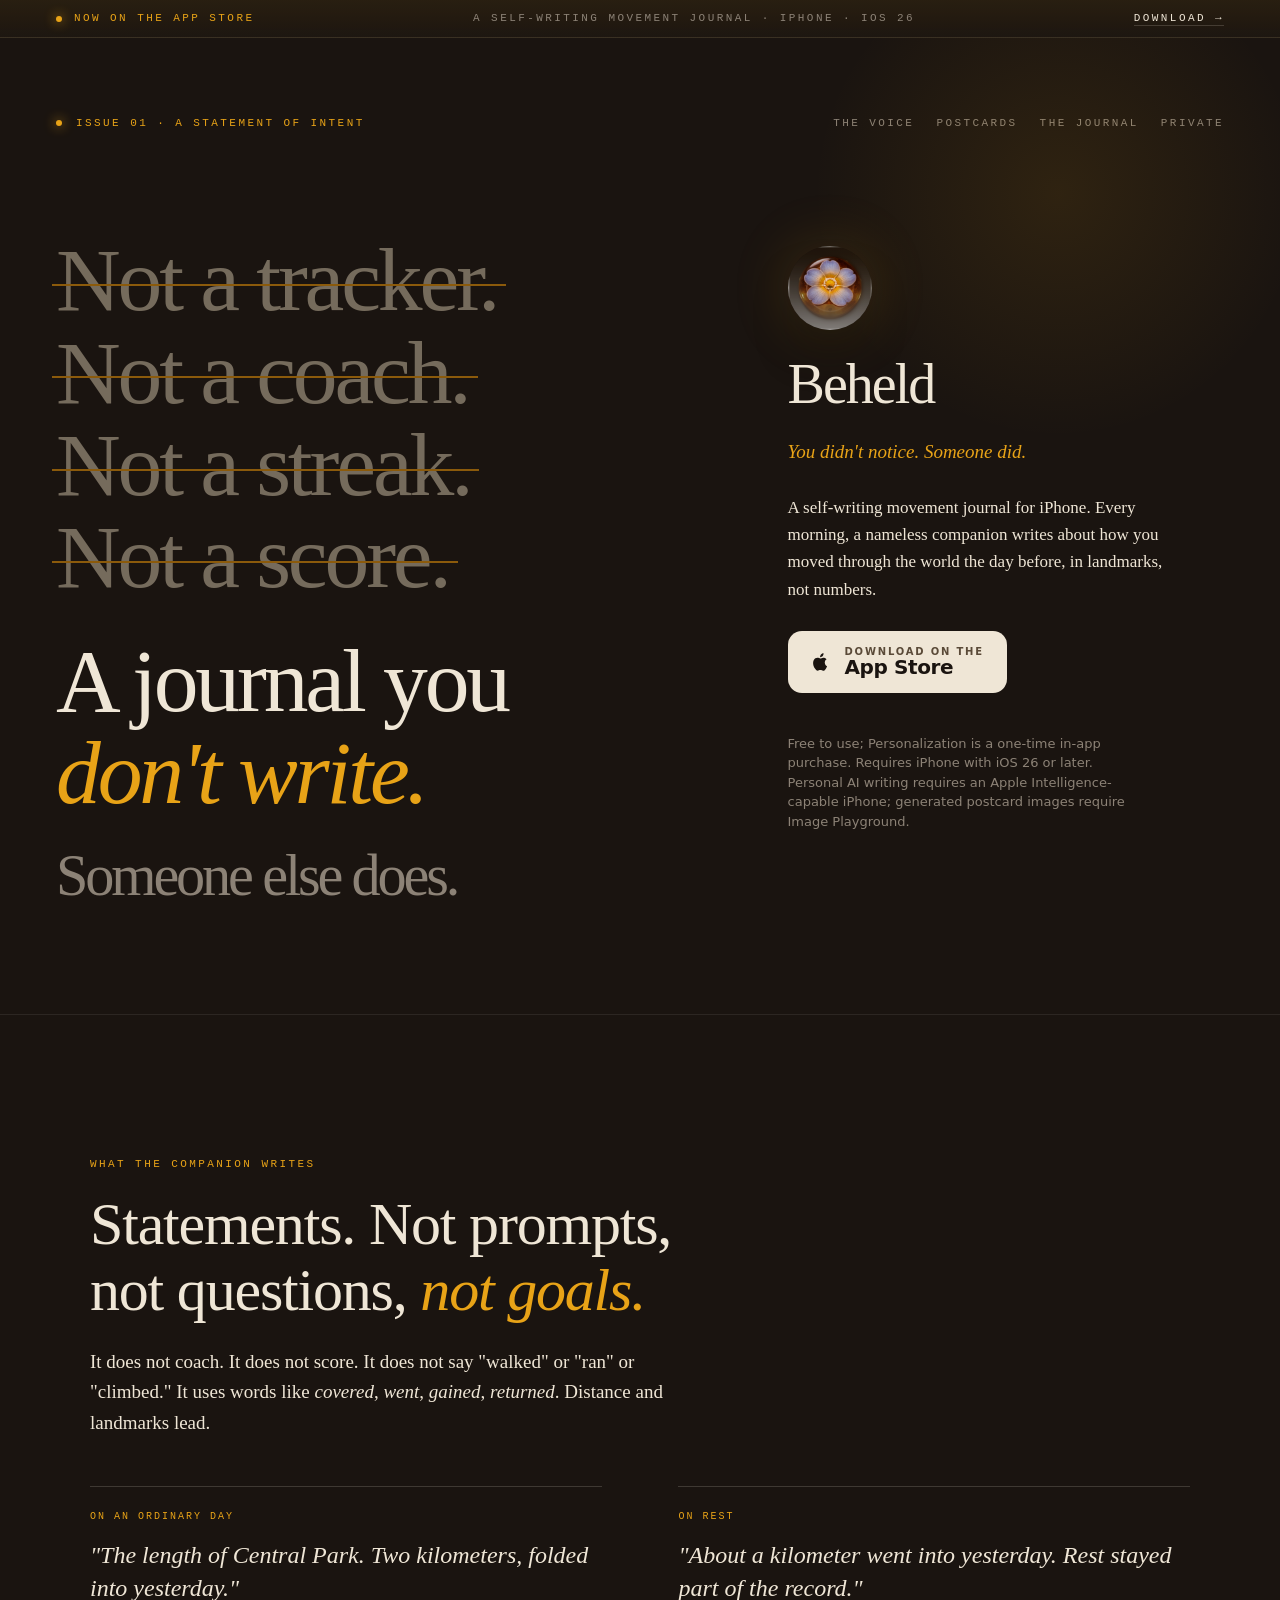
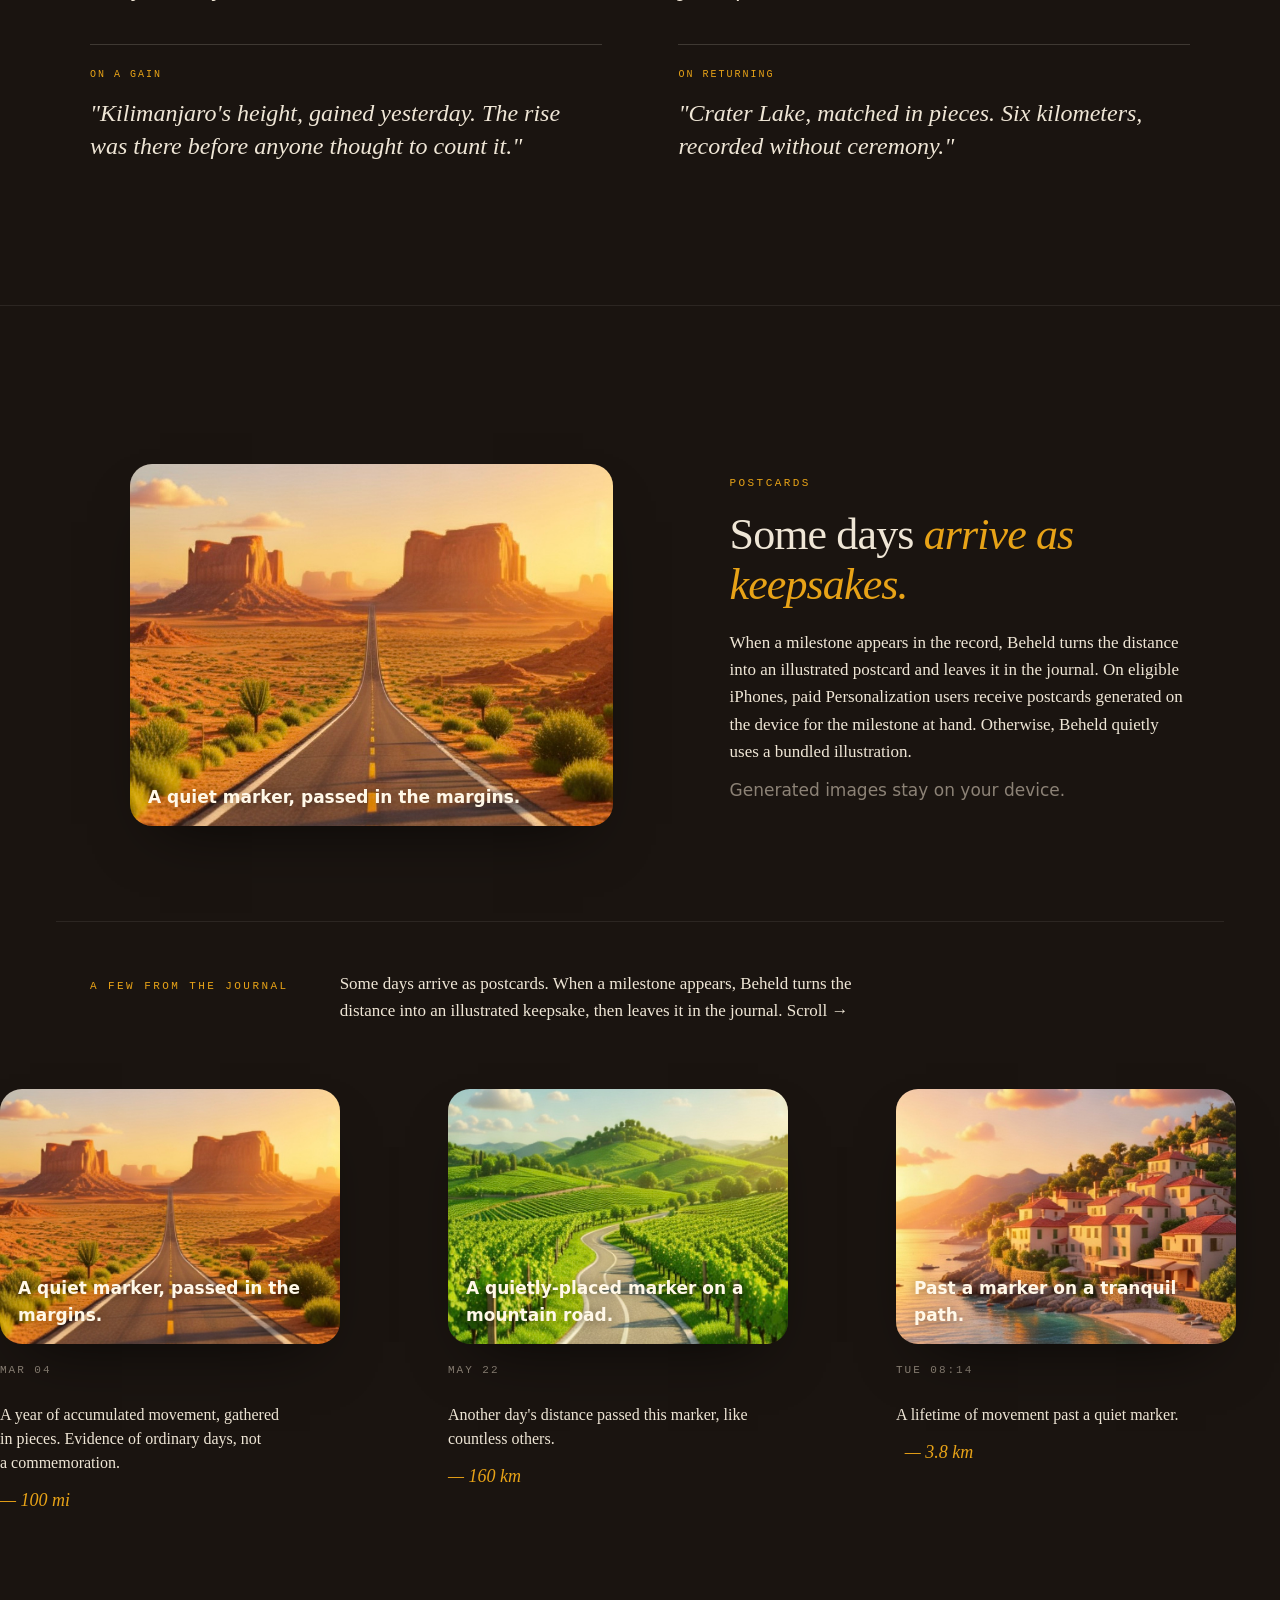
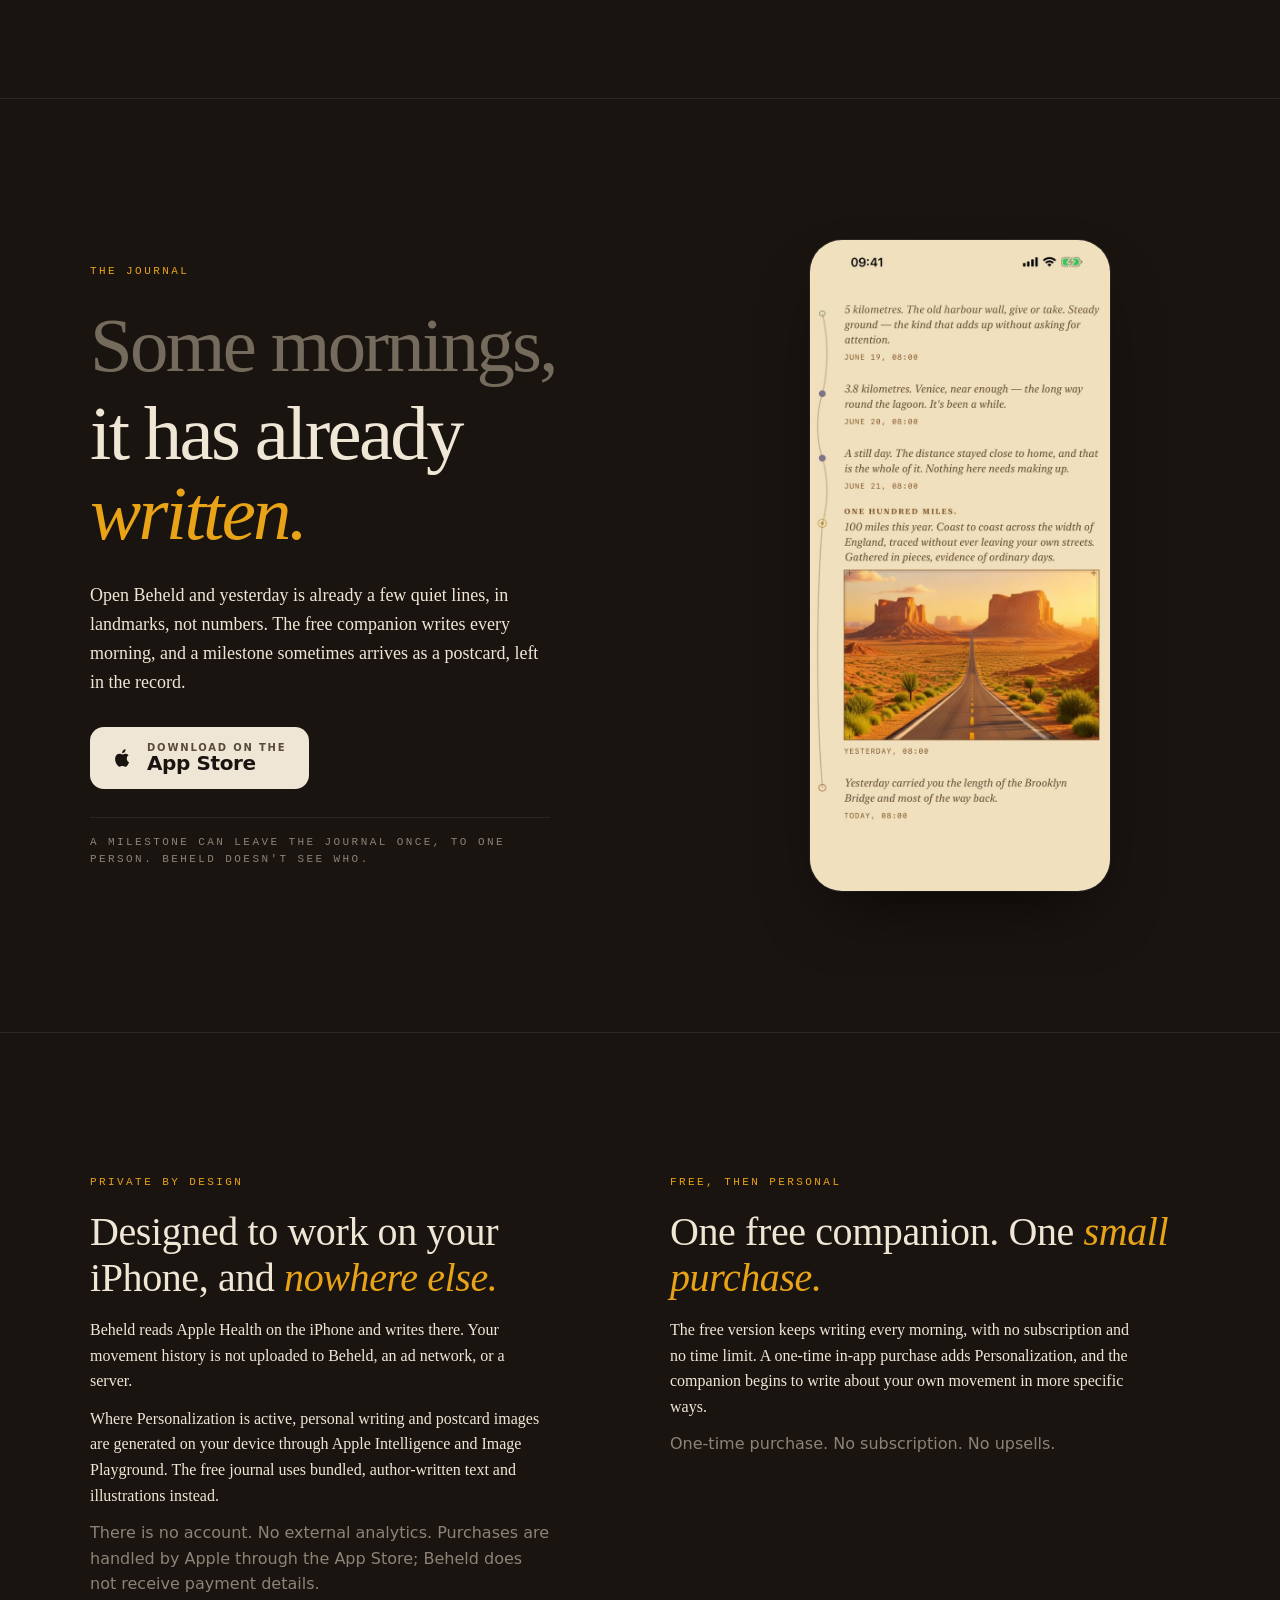
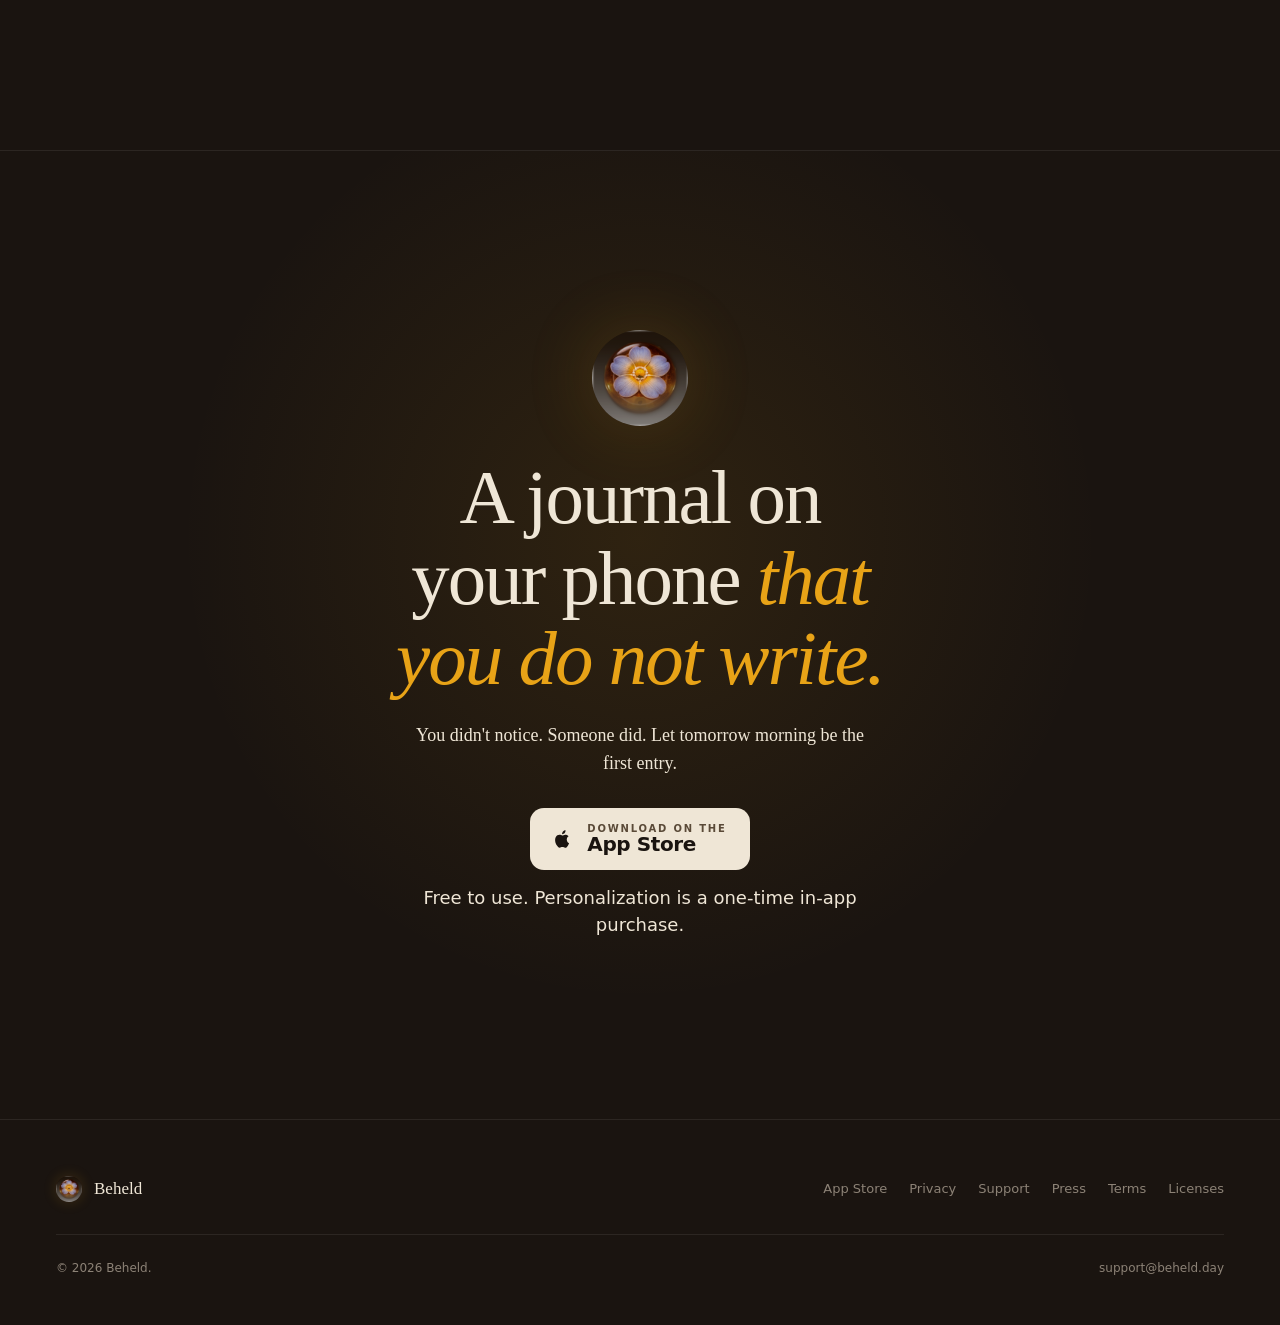
<file: public/index.html>
<!DOCTYPE html>
<html lang="en">
<head>
<meta charset="UTF-8">
<meta name="viewport" content="width=device-width, initial-scale=1.0">
<link rel="icon" href="/favicon.ico" sizes="any">
<link rel="icon" type="image/png" sizes="32x32" href="/assets/favicon-32.png">
<link rel="icon" type="image/png" sizes="16x16" href="/assets/favicon-16.png">
<link rel="apple-touch-icon" href="/apple-touch-icon.png">
<link rel="manifest" href="/site.webmanifest">
<meta name="theme-color" content="#1A1410">
<title>Beheld · A journal you don't write</title>
<meta name="description" content="A self-writing movement journal for iPhone. Every morning, a nameless companion writes about how you moved through the world the day before, in landmarks, not numbers.">
<link rel="canonical" href="https://beheld.day/">

<!-- Open Graph / social -->
<meta property="og:type" content="website">
<meta property="og:site_name" content="Beheld">
<meta property="og:url" content="https://beheld.day/">
<meta property="og:title" content="Beheld · A journal you don't write">
<meta property="og:description" content="A self-writing movement journal for iPhone. Every morning, a nameless companion writes about how you moved through the world the day before, in landmarks, not numbers.">
<meta property="og:image" content="https://beheld.day/assets/share-card.jpg">
<meta property="og:image:type" content="image/jpeg">
<meta property="og:image:width" content="1200">
<meta property="og:image:height" content="630">
<meta property="og:image:alt" content="Beheld: 'A journal you don't write.' A self-writing movement journal for iPhone, shown beside the app's morning journal.">
<meta name="twitter:card" content="summary_large_image">
<meta name="twitter:title" content="Beheld · A journal you don't write">
<meta name="twitter:description" content="A self-writing movement journal for iPhone. Every morning, a nameless companion writes about how you moved through the world the day before, in landmarks, not numbers.">
<meta name="twitter:image" content="https://beheld.day/assets/share-card.jpg">
<meta name="twitter:image:alt" content="Beheld: 'A journal you don't write.' A self-writing movement journal for iPhone, shown beside the app's morning journal.">

<link rel="stylesheet" href="base.css">
<style>
  .mf {}

  /* ─── Hero — manifesto poster ─── */
  .mf-hero {
    min-height: 100vh;
    padding: clamp(48px, 6vw, 96px) var(--gutter) clamp(72px, 8vw, 120px);
    border-bottom: 1px solid var(--hairline);
    position: relative;
    overflow: hidden;
    display: flex; flex-direction: column;
  }
  .mf-hero::before {
    content: '';
    position: absolute;
    top: -20%; right: -10%;
    width: 60vw; max-width: 700px;
    aspect-ratio: 1;
    background: radial-gradient(closest-side, rgba(232,163,23,0.10), transparent 70%);
    pointer-events: none;
  }

  .mf-mast {
    display: flex; justify-content: space-between; align-items: flex-start;
    max-width: 1280px; width: 100%; margin: 0 auto;
    font-family: var(--mono); font-size: 11px; letter-spacing: 0.22em; text-transform: uppercase;
    color: var(--ivory-dim);
    flex-wrap: wrap; gap: 20px;
  }
  .mf-mast .left { display: flex; align-items: center; gap: 14px; color: var(--amber); }
  .mf-mast .left .dot { width: 6px; height: 6px; border-radius: 999px; background: var(--amber); box-shadow: 0 0 12px var(--amber); }

  .mf-poster {
    flex: 1;
    max-width: 1280px;
    width: 100%;
    margin: clamp(60px, 8vw, 120px) auto 0;
    display: grid;
    grid-template-columns: 1.2fr 0.8fr;
    gap: clamp(40px, 6vw, 80px);
    align-items: start;
  }

  .mf-stack {
    font-family: var(--serif); font-weight: 400;
    font-size: clamp(40px, 7vw, 96px);
    line-height: 1.03;
    letter-spacing: -0.035em;
    color: var(--ivory);
    margin: 0;
    text-wrap: balance;
  }
  .mf-stack .not {
    color: var(--ivory-fade);
    position: relative;
    display: inline-block;
    padding-right: 0.05em;
  }
  .mf-stack .not::after {
    content: '';
    position: absolute;
    left: -0.05em; right: -0.05em;
    top: 54%;
    height: 2px;
    background: var(--amber-dark);
    transform-origin: left center;
  }
  .mf-stack .line { display: block; }
  .mf-stack em { font-style: italic; color: var(--amber); font-weight: 400; }
  .mf-stack .answer {
    display: block;
    margin-top: 0.35em;
  }
  .mf-stack .answer em { color: var(--amber); }

  .mf-side {
    padding-top: 12px;
    display: flex; flex-direction: column; gap: 28px;
    max-width: 380px;
  }
  .mf-side .seal {
    width: 84px; height: 84px;
    border-radius: 999px;
    background-image: url('assets/seal-256.png');
    background-size: cover;
    box-shadow: 0 0 60px var(--amber-glow), 0 28px 50px -20px rgba(0,0,0,0.7);
  }
  .mf-side h1 {
    font-family: var(--serif); font-weight: 400;
    font-size: clamp(36px, 5vw, 56px);
    line-height: 0.95; letter-spacing: -0.035em;
    margin: 0;
  }
  .mf-side .tag {
    font-family: var(--serif); font-style: italic;
    font-size: 19px; line-height: 1.4; color: var(--amber);
    margin: 0;
  }
  .mf-side .lede {
    font-family: var(--serif); font-size: 17px; line-height: 1.6;
    color: var(--ivory); margin: 0;
  }
  .mf-side .ctas { display: flex; flex-direction: column; gap: 12px; align-items: flex-start; }
  .mf-side .fine { max-width: 340px; }

  @media (max-width: 880px) {
    .mf-poster { grid-template-columns: 1fr; }
    .mf-stack { font-size: clamp(36px, 11vw, 80px); }
  }

  /* ─── Section base ─── */
  .mf-section {
    padding: var(--section) var(--gutter);
    border-bottom: 1px solid var(--hairline);
  }
  .mf-section .inner { max-width: 1100px; margin: 0 auto; }
  .mf-section .kicker {
    font-family: var(--mono); font-size: 11px; letter-spacing: 0.22em; text-transform: uppercase;
    color: var(--amber); margin-bottom: 18px;
  }
  .mf-section h2 {
    font-family: var(--serif); font-weight: 400;
    font-size: clamp(34px, 4.8vw, 60px);
    line-height: 1.1; letter-spacing: -0.02em;
    margin: 0 0 24px; max-width: 22ch;
    text-wrap: balance;
  }
  .mf-section h2 em { font-style: italic; color: var(--amber); }
  .mf-section p.lede {
    font-family: var(--serif); font-size: 19px; line-height: 1.6;
    color: var(--ivory); max-width: 620px; margin: 0;
  }

  /* ─── Voice — paired ─── */
  .mf-voice {
    margin-top: 48px;
    display: grid;
    grid-template-columns: 1fr 1fr;
    gap: clamp(20px, 3vw, 40px) clamp(40px, 6vw, 80px);
  }
  .mf-voice .item {
    border-top: 1px solid var(--hairline-strong);
    padding-top: 22px;
  }
  .mf-voice .label {
    font-family: var(--mono); font-size: 10px; letter-spacing: 0.2em; text-transform: uppercase;
    color: var(--amber); margin-bottom: 14px;
  }
  .mf-voice p {
    font-family: var(--serif); font-style: italic;
    font-size: clamp(20px, 2vw, 24px); line-height: 1.4;
    color: var(--ivory); margin: 0;
    text-wrap: pretty;
  }
  @media (max-width: 720px) { .mf-voice { grid-template-columns: 1fr; } }

  /* ─── Postcards — single hero ─── */
  .mf-postcards {
    display: grid;
    grid-template-columns: 1.1fr 0.9fr;
    gap: clamp(40px, 6vw, 80px);
    align-items: center;
  }
  .mf-postcards .postcard { aspect-ratio: 4/3; }
  .mf-postcards .copy h3 {
    font-family: var(--serif); font-weight: 400;
    font-size: clamp(30px, 4vw, 44px);
    line-height: 1.15; letter-spacing: -0.02em;
    margin: 0 0 18px;
  }
  .mf-postcards .copy h3 em { font-style: italic; color: var(--amber); }
  .mf-postcards .copy p { font-size: 17px; line-height: 1.6; max-width: 460px; margin: 0 0 12px; }
  @media (max-width: 820px) { .mf-postcards { grid-template-columns: 1fr; } }

  /* ─── Postcards — horizontal gallery sweep ─── */
  .mf-gallery {
    margin-top: clamp(48px, 6vw, 80px);
    padding-top: clamp(32px, 4vw, 48px);
    border-top: 1px solid var(--hairline);
  }
  .mf-gallery .gallery-head {
    max-width: 1100px;
    margin: 0 auto clamp(28px, 3vw, 40px);
    display: grid;
    grid-template-columns: auto 1fr;
    gap: clamp(20px, 4vw, 60px);
    align-items: baseline;
  }
  .mf-gallery .gallery-head .kicker { margin-bottom: 0; }
  .mf-gallery .gallery-head .meta {
    color: var(--ivory); font-family: var(--serif); font-size: 17px; line-height: 1.6;
    max-width: 540px; margin: 0;
  }
  @media (max-width: 760px) {
    .mf-gallery .gallery-head { grid-template-columns: 1fr; gap: 10px; }
  }
  .mf-scroll {
    display: grid;
    grid-auto-flow: column;
    grid-auto-columns: min(420px, 78vw);
    gap: 28px;
    padding: 8px 0 24px;
    margin: 0 calc(var(--gutter) * -1);
    padding-left: var(--gutter);
    padding-right: var(--gutter);
    overflow-x: auto;
    scroll-snap-type: x mandatory;
    -webkit-overflow-scrolling: touch;
  }
  .mf-scroll::-webkit-scrollbar { height: 8px; }
  .mf-scroll::-webkit-scrollbar-thumb { background: var(--hairline-strong); border-radius: 4px; }
  .mf-card { scroll-snap-align: start; display: block; }
  .mf-card .postcard { aspect-ratio: 4/3; }
  .mf-card figcaption {
    margin-top: 18px;
    display: grid;
    grid-template-columns: auto 1fr auto;
    gap: 12px;
    align-items: baseline;
    font-family: var(--sans);
  }
  .mf-card figcaption .when {
    font-family: var(--mono); font-size: 11px; letter-spacing: 0.18em; text-transform: uppercase;
    color: var(--ivory-dim);
  }
  .mf-card figcaption .dist {
    font-family: var(--serif); font-style: italic;
    font-size: 18px;
    color: var(--amber);
    text-align: right;
  }
  .mf-card .quote {
    margin: 10px 0 0;
    font-family: var(--serif); font-size: 16px; line-height: 1.5;
    color: var(--ivory); max-width: 380px;
    text-wrap: pretty;
  }

  /* ─── Send ─ declarative + plate ─── */
  .mf-send {
    max-width: 1100px;
    margin: 0 auto;
    display: grid;
    grid-template-columns: 1.1fr 0.9fr;
    gap: clamp(40px, 6vw, 80px);
    align-items: center;
  }
  .mf-send-stack {
    font-family: var(--serif); font-weight: 400;
    font-size: clamp(40px, 6vw, 80px);
    line-height: 1.04;
    letter-spacing: -0.035em;
    color: var(--ivory);
    margin: 0;
    text-wrap: balance;
  }
  .mf-send-stack .line { display: block; color: var(--ivory-fade); }
  .mf-send-stack .answer { display: block; color: var(--ivory); margin-top: 0.1em; }
  .mf-send-stack .answer em { font-style: italic; color: var(--amber); }
  .mf-send .kicker { color: var(--amber); margin-bottom: 26px; }
  .mf-send-body {
    font-family: var(--serif); font-size: 18px; line-height: 1.6;
    color: var(--ivory); max-width: 460px; margin: 28px 0 0;
  }
  .mf-send-body em { font-style: italic; color: var(--amber); }
  .mf-send-foot {
    font-family: var(--mono); font-size: 11px;
    letter-spacing: 0.22em; text-transform: uppercase;
    color: var(--ivory-dim);
    border-top: 1px solid var(--hairline);
    padding-top: 16px; margin: 28px 0 0;
    max-width: 460px;
  }
  .mf-send .plate-wrap {
    display: flex; justify-content: center;
  }
  .app-shot {
    width: 100%; max-width: 300px; height: auto; display: block;
    border-radius: 32px;
    box-shadow: 0 32px 70px -28px rgba(0,0,0,0.78), 0 0 0 1px var(--hairline);
  }
  @media (max-width: 820px) {
    .mf-send { grid-template-columns: 1fr; }
    .mf-send .plate-wrap { order: -1; }
  }

  /* ─── Bottom strip (private + pricing) ─── */
  .mf-strip {
    display: grid;
    grid-template-columns: 1fr 1fr;
    gap: clamp(32px, 5vw, 60px);
  }
  .mf-strip .col h3 {
    font-family: var(--serif); font-weight: 400;
    font-size: clamp(28px, 3.5vw, 40px); line-height: 1.15;
    margin: 0 0 16px; letter-spacing: -0.01em;
  }
  .mf-strip .col h3 em { font-style: italic; color: var(--amber); }
  .mf-strip .col p { font-size: 16px; line-height: 1.6; margin: 0 0 12px; max-width: 460px; }
  @media (max-width: 720px) { .mf-strip { grid-template-columns: 1fr; } }

  /* ─── Finale — declarative ─── */
  .mf-finale {
    padding: clamp(100px, 14vw, 180px) var(--gutter);
    text-align: center;
    background: radial-gradient(ellipse 60% 80% at 50% 40%, rgba(232,163,23,0.10), transparent 60%);
  }
  .mf-finale .seal {
    width: 96px; height: 96px; border-radius: 999px;
    background-image: url('assets/seal-256.png'); background-size: cover;
    margin: 0 auto 32px; box-shadow: 0 0 70px var(--amber-glow);
  }
  .mf-finale h2 {
    font-family: var(--serif); font-weight: 400;
    font-size: clamp(40px, 6vw, 80px);
    line-height: 1.05; margin: 0 auto 22px;
    max-width: 14ch; text-wrap: balance;
    letter-spacing: -0.025em;
  }
  .mf-finale h2 em { font-style: italic; color: var(--amber); }
  .mf-finale p { max-width: 480px; margin: 0 auto 30px; color: var(--ivory); font-size: 18px; line-height: 1.55; }
  .mf-finale .fine { max-width: 460px; margin: 14px auto 0; }
</style>
</head>
<body class="mf">

  
  <!-- ─── Now on the App Store banner ─── -->
  <div class="launch-banner">
    <div class="lb-left">
      <span class="lb-dot" aria-hidden="true"></span>
      <span>Now on the App Store</span>
    </div>
    <div class="lb-mid">A self-writing movement journal &middot; iPhone &middot; iOS 26</div>
    <div class="lb-right"><a href="https://apps.apple.com/app/id6760872350?ppid=12fbe309-5c36-4153-aaf6-b2778b0acbc9">Download &rarr;</a></div>
  </div>

<!-- Hero -->
  <section class="mf-hero">
    <div class="mf-mast">
      <div class="left">
        <span class="dot"></span>
        <span>Issue 01 · A statement of intent</span>
      </div>
      <div class="right" style="display:flex; gap:22px; align-items:center;">
        <a href="#voice" style="color: var(--ivory-dim); text-decoration: none;">The voice</a>
        <a href="#postcards" style="color: var(--ivory-dim); text-decoration: none;">Postcards</a>
        <a href="#journal" style="color: var(--ivory-dim); text-decoration: none;">The journal</a>
        <a href="#privacy" style="color: var(--ivory-dim); text-decoration: none;">Private</a>
      </div>
    </div>

    <div class="mf-poster">
      <p class="mf-stack">
        <span class="line"><span class="not">Not a tracker.</span></span>
        <span class="line"><span class="not">Not a coach.</span></span>
        <span class="line"><span class="not">Not a streak.</span></span>
        <span class="line"><span class="not">Not a score.</span></span>
        <span class="answer">A journal you <em>don't write.</em><br><span style="font-size: 0.65em; color: var(--ivory-dim);">Someone else does.</span></span>
      </p>

      <aside class="mf-side">
        <div class="seal" aria-hidden="true"></div>
        <h1>Beheld</h1>
        <p class="tag">You didn't notice. Someone did.</p>
        <p class="lede">A self-writing movement journal for iPhone. Every morning, a nameless companion writes about how you moved through the world the day before, in landmarks, not numbers.</p>
        <div class="ctas">
          <a href="https://apps.apple.com/app/id6760872350?ppid=12fbe309-5c36-4153-aaf6-b2778b0acbc9" class="cta-appstore">
            <span class="glyph"><svg viewBox="0 0 24 24"><path d="M17.2 12.6c0-2.3 1.9-3.4 2-3.5-1.1-1.6-2.8-1.8-3.4-1.8-1.4-.1-2.8.9-3.5.9-.7 0-1.9-.8-3.1-.8-1.6 0-3.1.9-3.9 2.4-1.7 2.9-.4 7.1 1.2 9.4.8 1.1 1.7 2.4 2.9 2.4 1.2-.1 1.6-.8 3-.8s1.8.8 3.1.8c1.3 0 2.1-1.1 2.9-2.3.9-1.3 1.3-2.6 1.3-2.7-.1 0-2.5-.9-2.5-3.7zM15 5.4c.6-.8 1-1.9.9-3-.9 0-2.1.6-2.8 1.4-.6.7-1.1 1.8-1 2.9 1 .1 2.1-.5 2.9-1.3z"/></svg></span>
            <span class="stack"><small>Download on the</small><span>App Store</span></span>
          </a>
        </div>
        <p class="fine">Free to use; Personalization is a one-time in-app purchase. Requires iPhone with iOS 26 or later. Personal AI writing requires an Apple Intelligence-capable iPhone; generated postcard images require Image Playground.</p>
      </aside>
    </div>
  </section>

  <!-- Voice -->
  <section class="mf-section" id="voice">
    <div class="inner">
      <div class="kicker">What the companion writes</div>
      <h2>Statements. Not prompts, not questions, <em>not goals.</em></h2>
      <p class="lede">It does not coach. It does not score. It does not say "walked" or "ran" or "climbed." It uses words like <em>covered</em>, <em>went</em>, <em>gained</em>, <em>returned</em>. Distance and landmarks lead.</p>

      <div class="mf-voice">
        <div class="item">
          <div class="label">On an ordinary day</div>
          <p>"The length of Central Park. Two kilometers, folded into yesterday."</p>
        </div>
        <div class="item">
          <div class="label">On rest</div>
          <p>"About a kilometer went into yesterday. Rest stayed part of the record."</p>
        </div>
        <div class="item">
          <div class="label">On a gain</div>
          <p>"Kilimanjaro's height, gained yesterday. The rise was there before anyone thought to count it."</p>
        </div>
        <div class="item">
          <div class="label">On returning</div>
          <p>"Crater Lake, matched in pieces. Six kilometers, recorded without ceremony."</p>
        </div>
      </div>
    </div>
  </section>

  <!-- Postcards -->
  <section class="mf-section" id="postcards">
    <div class="inner mf-postcards">
      <figure class="postcard">
        <img src="assets/postcard-amber-sunset.jpg" alt="An illustrated postcard of amber hills." loading="lazy" decoding="async">
        <figcaption class="caption">A quiet marker, passed in the margins.</figcaption>
      </figure>
      <div class="copy">
        <div class="kicker">Postcards</div>
        <h3>Some days <em>arrive as keepsakes.</em></h3>
        <p>When a milestone appears in the record, Beheld turns the distance into an illustrated postcard and leaves it in the journal. On eligible iPhones, paid Personalization users receive postcards generated on the device for the milestone at hand. Otherwise, Beheld quietly uses a bundled illustration.</p>
        <p class="fine">Generated images stay on your device.</p>
      </div>
    </div>

    <div class="mf-gallery">
      <div class="gallery-head">
        <div class="kicker">A few from the journal</div>
        <p class="meta">Some days arrive as postcards. When a milestone appears, Beheld turns the distance into an illustrated keepsake, then leaves it in the journal. Scroll &rarr;</p>
      </div>

      <div class="mf-scroll" role="list">
        <figure class="mf-card" role="listitem">
          <div class="postcard"><img src="assets/postcard-amber-sunset.jpg" alt="Amber hills at sunset." loading="lazy" decoding="async"><span class="caption">A quiet marker, passed in the margins.</span></div>
          <figcaption>
            <span class="when">Mar 04</span>
            <p class="quote" style="grid-column: 1 / -1; margin-top: 12px;">A year of accumulated movement, gathered in pieces. Evidence of ordinary days, not a commemoration.</p>
            <span class="dist">&mdash; 100 mi</span>
          </figcaption>
        </figure>

        <figure class="mf-card" role="listitem">
          <div class="postcard"><img src="assets/postcard-green-road.jpg" alt="Winding road through green hills." loading="lazy" decoding="async"><span class="caption">A quietly-placed marker on a mountain road.</span></div>
          <figcaption>
            <span class="when">May 22</span>
            <p class="quote" style="grid-column: 1 / -1; margin-top: 12px;">Another day's distance passed this marker, like countless others.</p>
            <span class="dist">&mdash; 160 km</span>
          </figcaption>
        </figure>

        <figure class="mf-card" role="listitem">
          <div class="postcard"><img src="assets/distance-short.jpg" alt="A coastal village above a turquoise bay at sunset." loading="lazy" decoding="async"><span class="caption">Past a marker on a tranquil path.</span></div>
          <figcaption>
            <span class="when">Tue 08:14</span>
            <p class="quote" style="grid-column: 1 / -1; margin-top: 12px;">A lifetime of movement past a quiet marker.</p>
            <span class="dist">&mdash; 3.8 km</span>
          </figcaption>
        </figure>

        <figure class="mf-card" role="listitem">
          <div class="postcard"><img src="assets/distance-medium.jpg" alt="A road winding into a valley at sunset." loading="lazy" decoding="async"><span class="caption">Marker passed in the margins of the record.</span></div>
          <figcaption>
            <span class="when">Wed 07:02</span>
            <p class="quote" style="grid-column: 1 / -1; margin-top: 12px;">A year of modest distances covered, like scattered pieces of evidence.</p>
            <span class="dist">&mdash; 150 mi</span>
          </figcaption>
        </figure>

        <figure class="mf-card" role="listitem">
          <div class="postcard"><img src="assets/push-short.jpg" alt="A boardwalk at golden hour beside still water." loading="lazy" decoding="async"><span class="caption">Miles traveled quietly, in the margins of time.</span></div>
          <figcaption>
            <span class="when">Sun 06:58</span>
            <p class="quote" style="grid-column: 1 / -1; margin-top: 12px;">Crater Lake, matched in pieces. Six kilometers, recorded without ceremony.</p>
            <span class="dist">&mdash; 6 km</span>
          </figcaption>
        </figure>
      </div>
    </div>
  </section>

  <!-- The journal (product) -->
  <section class="mf-section" id="journal">
    <div class="inner mf-send">
      <div>
        <div class="kicker">The journal</div>
        <p class="mf-send-stack">
          <span class="line">Some mornings,</span>
          <span class="answer">it has already <em>written.</em></span>
        </p>
        <p class="mf-send-body">Open Beheld and yesterday is already a few quiet lines, in landmarks, not numbers. The free companion writes every morning, and a milestone sometimes arrives as a postcard, left in the record.</p>
        <div class="ctas" style="margin-top:30px;">
          <a href="https://apps.apple.com/app/id6760872350?ppid=12fbe309-5c36-4153-aaf6-b2778b0acbc9" class="cta-appstore">
            <span class="glyph"><svg viewBox="0 0 24 24"><path d="M17.2 12.6c0-2.3 1.9-3.4 2-3.5-1.1-1.6-2.8-1.8-3.4-1.8-1.4-.1-2.8.9-3.5.9-.7 0-1.9-.8-3.1-.8-1.6 0-3.1.9-3.9 2.4-1.7 2.9-.4 7.1 1.2 9.4.8 1.1 1.7 2.4 2.9 2.4 1.2-.1 1.6-.8 3-.8s1.8.8 3.1.8c1.3 0 2.1-1.1 2.9-2.3.9-1.3 1.3-2.6 1.3-2.7-.1 0-2.5-.9-2.5-3.7zM15 5.4c.6-.8 1-1.9.9-3-.9 0-2.1.6-2.8 1.4-.6.7-1.1 1.8-1 2.9 1 .1 2.1-.5 2.9-1.3z"/></svg></span>
            <span class="stack"><small>Download on the</small><span>App Store</span></span>
          </a>
        </div>
        <p class="mf-send-foot">A milestone can leave the journal once, to one person. Beheld doesn't see who.</p>
      </div>
      <div class="plate-wrap">
        <img class="app-shot" src="assets/app-timeline.jpg" alt="The Beheld morning journal: dated entries written in landmarks, with an illustrated postcard in the timeline." loading="lazy" decoding="async">
      </div>
    </div>
  </section>

  <!-- Private / Pricing -->
  <section class="mf-section" id="privacy">
    <div class="inner mf-strip">
      <div class="col">
        <div class="kicker">Private by design</div>
        <h3>Designed to work on your iPhone, and <em>nowhere else.</em></h3>
        <p>Beheld reads Apple Health on the iPhone and writes there. Your movement history is not uploaded to Beheld, an ad network, or a server.</p>
        <p>Where Personalization is active, personal writing and postcard images are generated on your device through Apple Intelligence and Image Playground. The free journal uses bundled, author-written text and illustrations instead.</p>
        <p class="fine">There is no account. No external analytics. Purchases are handled by Apple through the App Store; Beheld does not receive payment details.</p>
      </div>
      <div class="col">
        <div class="kicker">Free, then personal</div>
        <h3>One free companion. One <em>small purchase.</em></h3>
        <p>The free version keeps writing every morning, with no subscription and no time limit. A one-time in-app purchase adds Personalization, and the companion begins to write about your own movement in more specific ways.</p>
        <p class="fine">One-time purchase. No subscription. No upsells.</p>
      </div>
    </div>
  </section>

  <!-- Finale -->
  <section class="mf-finale">
    <div class="seal" aria-hidden="true"></div>
    <h2>A journal on your phone <em>that you do not write.</em></h2>
    <p>You didn't notice. Someone did. Let tomorrow morning be the first entry.</p>
    <a href="https://apps.apple.com/app/id6760872350?ppid=12fbe309-5c36-4153-aaf6-b2778b0acbc9" class="cta-appstore">
      <span class="glyph"><svg viewBox="0 0 24 24"><path d="M17.2 12.6c0-2.3 1.9-3.4 2-3.5-1.1-1.6-2.8-1.8-3.4-1.8-1.4-.1-2.8.9-3.5.9-.7 0-1.9-.8-3.1-.8-1.6 0-3.1.9-3.9 2.4-1.7 2.9-.4 7.1 1.2 9.4.8 1.1 1.7 2.4 2.9 2.4 1.2-.1 1.6-.8 3-.8s1.8.8 3.1.8c1.3 0 2.1-1.1 2.9-2.3.9-1.3 1.3-2.6 1.3-2.7-.1 0-2.5-.9-2.5-3.7zM15 5.4c.6-.8 1-1.9.9-3-.9 0-2.1.6-2.8 1.4-.6.7-1.1 1.8-1 2.9 1 .1 2.1-.5 2.9-1.3z"/></svg></span>
      <span class="stack"><small>Download on the</small><span>App Store</span></span>
    </a>
    <p class="fine">Free to use. Personalization is a one-time in-app purchase.</p>
  </section>

  <footer class="site-foot">
    <div class="brand"><div class="icon-stone"></div><span>Beheld</span></div>
    <nav>
      <a href="https://apps.apple.com/app/id6760872350?ppid=12fbe309-5c36-4153-aaf6-b2778b0acbc9">App Store</a>
      <a href="privacy.html">Privacy</a>
      <a href="support.html">Support</a>
      <a href="press.html">Press</a>
      <a href="terms.html">Terms</a>
      <a href="licenses.html">Licenses</a>
    </nav>
    <div class="meta">
      <span>© 2026 Beheld.</span>
      <span><a href="mailto:support@beheld.day">support@beheld.day</a></span>
    </div>
  </footer>

<script>
  if (!matchMedia('(prefers-reduced-motion: reduce)').matches) {
    const io = new IntersectionObserver((entries) => {
      entries.forEach(e => { if (e.isIntersecting) { e.target.classList.add('in'); io.unobserve(e.target); } });
    }, { threshold: 0.12 });
    document.querySelectorAll('.mf-stack .line, .mf-stack .answer, .mf-side, .mf-voice .item, .mf-postcards > *, .mf-gallery .gallery-head > *, .mf-card, .mf-send > *, .mf-strip > *, .mf-finale > *').forEach((el, i) => {
      el.classList.add('reveal'); el.style.transitionDelay = (Math.min(i, 6) * 80) + 'ms'; io.observe(el);
    });
  }
</script>
</body>
</html>
</file>
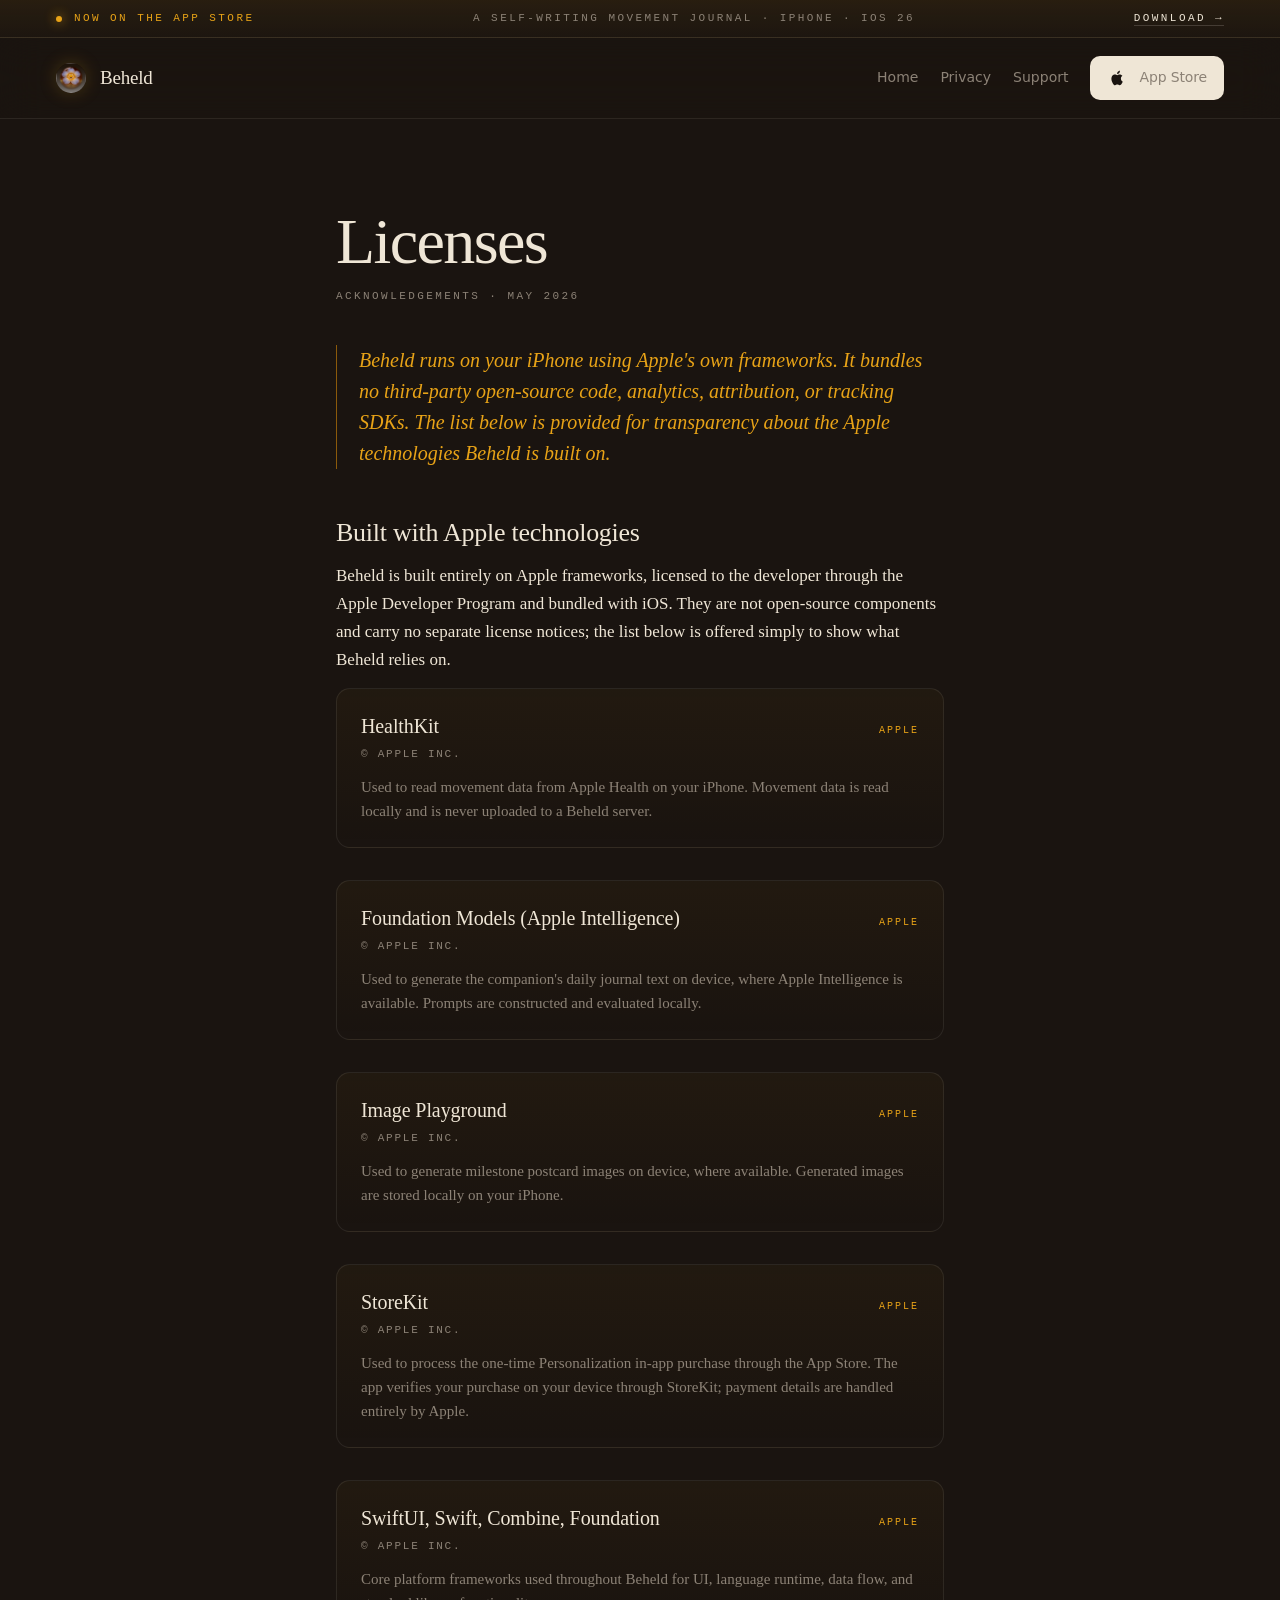
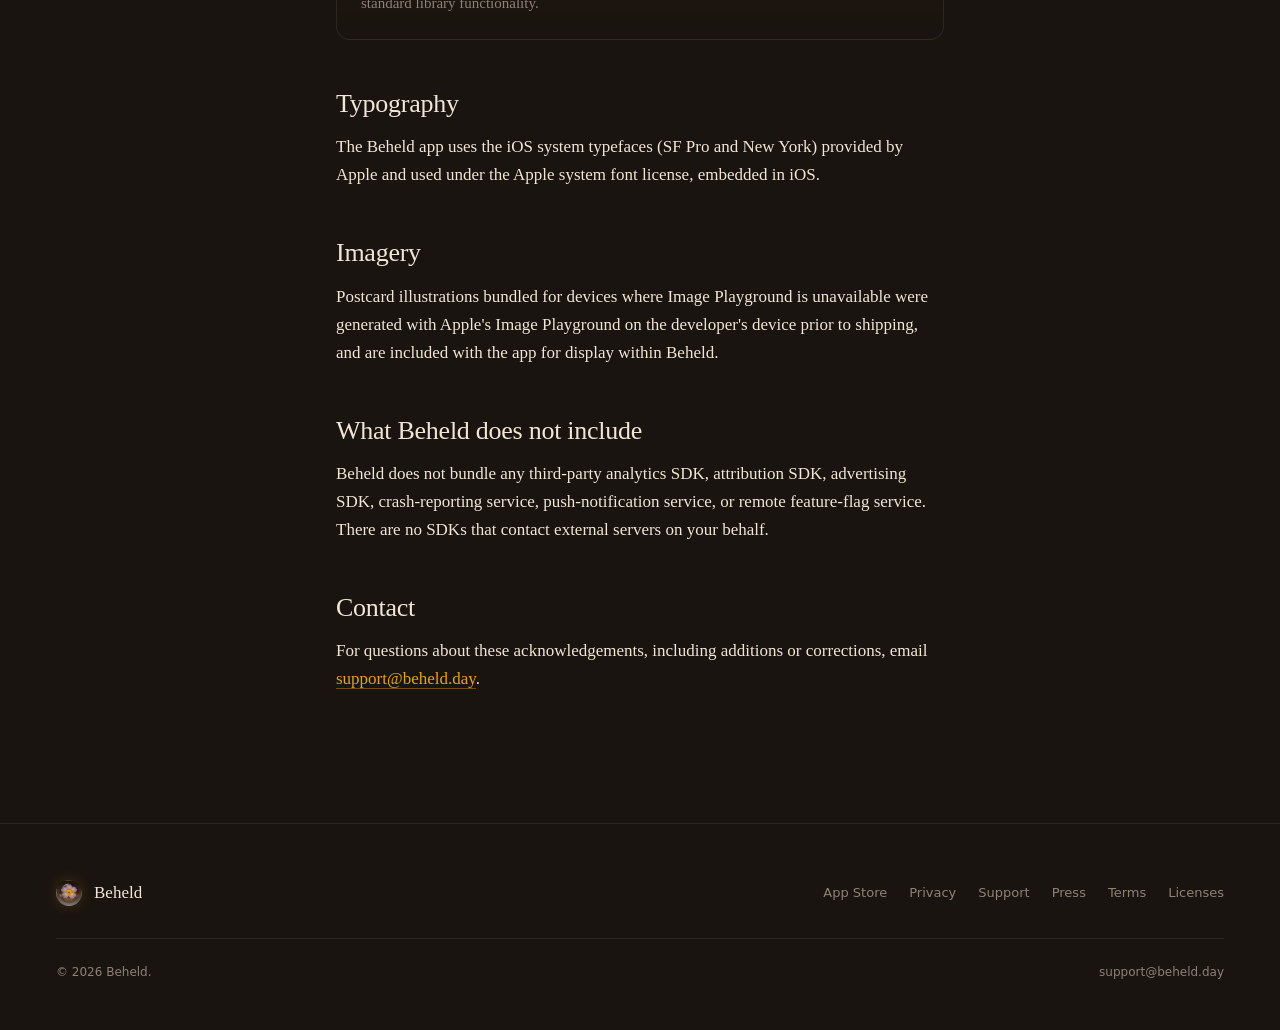
<file: public/licenses.html>
<!DOCTYPE html>
<html lang="en">
<head>
<meta charset="UTF-8">
<meta name="viewport" content="width=device-width, initial-scale=1.0">
<link rel="icon" href="/favicon.ico" sizes="any">
<link rel="icon" type="image/png" sizes="32x32" href="/assets/favicon-32.png">
<link rel="icon" type="image/png" sizes="16x16" href="/assets/favicon-16.png">
<link rel="apple-touch-icon" href="/apple-touch-icon.png">
<link rel="manifest" href="/site.webmanifest">
<meta name="theme-color" content="#1A1410">
<title>Licenses · Beheld</title>
<meta name="description" content="Acknowledgements for the Apple platform technologies behind Beheld. No third-party analytics, attribution, or tracking SDKs are bundled.">
<link rel="canonical" href="https://beheld.day/licenses">

<!-- Open Graph / social -->
<meta property="og:type" content="website">
<meta property="og:site_name" content="Beheld">
<meta property="og:url" content="https://beheld.day/licenses">
<meta property="og:title" content="Licenses · Beheld">
<meta property="og:description" content="Acknowledgements for the Apple platform technologies behind Beheld. No third-party analytics, attribution, or tracking SDKs are bundled.">
<meta property="og:image" content="https://beheld.day/assets/share-card.jpg">
<meta property="og:image:type" content="image/jpeg">
<meta property="og:image:width" content="1200">
<meta property="og:image:height" content="630">
<meta property="og:image:alt" content="Beheld: 'A journal you don't write.' A self-writing movement journal for iPhone, shown beside the app's morning journal.">
<meta name="twitter:card" content="summary_large_image">
<meta name="twitter:title" content="Licenses · Beheld">
<meta name="twitter:description" content="Acknowledgements for the Apple platform technologies behind Beheld. No third-party analytics, attribution, or tracking SDKs are bundled.">
<meta name="twitter:image" content="https://beheld.day/assets/share-card.jpg">
<meta name="twitter:image:alt" content="Beheld: 'A journal you don't write.' A self-writing movement journal for iPhone, shown beside the app's morning journal.">

<link rel="stylesheet" href="base.css">
<style>
  .doc {
    max-width: 720px;
    margin: 0 auto;
    padding: clamp(48px, 7vw, 96px) var(--gutter) clamp(72px, 9vw, 120px);
  }
  .doc h1 {
    font-family: var(--serif); font-weight: 400;
    font-size: clamp(40px, 5.5vw, 64px);
    line-height: 1.05; letter-spacing: -0.025em;
    margin: 0 0 12px;
  }
  .doc .updated {
    font-family: var(--mono); font-size: 11px; letter-spacing: 0.22em; text-transform: uppercase;
    color: var(--ivory-dim); margin-bottom: 40px;
  }
  .doc .summary {
    font-family: var(--serif); font-style: italic;
    font-size: 20px; line-height: 1.55; color: var(--amber);
    border-left: 1px solid var(--amber-dark);
    padding-left: 22px;
    margin: 0 0 48px;
  }
  .doc h2 {
    font-family: var(--serif); font-weight: 400;
    font-size: 26px; line-height: 1.2; letter-spacing: -0.01em;
    margin: 48px 0 14px;
  }
  .doc p {
    font-family: var(--serif); font-size: 17px; line-height: 1.65;
    color: var(--ivory); margin: 0 0 14px;
  }
  .doc a { color: var(--amber); border-bottom: 1px solid rgba(232,163,23,0.4); }
  .doc strong { color: var(--ivory); font-weight: 500; }

  .lic {
    margin: 0 0 32px;
    padding: 22px 24px 24px;
    border: 1px solid var(--hairline);
    border-radius: 14px;
    background: linear-gradient(180deg, rgba(232,163,23,0.04), rgba(232,163,23,0));
  }
  .lic + .lic { margin-top: 18px; }
  .lic .head { display: flex; justify-content: space-between; align-items: baseline; gap: 16px; flex-wrap: wrap; margin-bottom: 4px; }
  .lic .name { font-family: var(--serif); font-size: 20px; color: var(--ivory); letter-spacing: -0.005em; }
  .lic .tag { font-family: var(--mono); font-size: 10px; letter-spacing: 0.2em; text-transform: uppercase; color: var(--amber); }
  .lic .by { font-family: var(--mono); font-size: 11px; letter-spacing: 0.16em; text-transform: uppercase; color: var(--ivory-dim); margin: 4px 0 12px; }
  .lic .note { font-family: var(--serif); font-size: 15px; line-height: 1.6; color: var(--ivory-dim); margin: 0; }
</style>
</head>
<body>

  <!-- ─── Now on the App Store banner ─── -->
  <div class="launch-banner">
    <div class="lb-left">
      <span class="lb-dot" aria-hidden="true"></span>
      <span>Now on the App Store</span>
    </div>
    <div class="lb-mid">A self-writing movement journal &middot; iPhone &middot; iOS 26</div>
    <div class="lb-right"><a href="https://apps.apple.com/app/id6760872350">Download &rarr;</a></div>
  </div>

  <header class="site-nav">
    <a href="index.html" class="left" style="text-decoration:none; color: inherit; display: flex; align-items: center; gap: 14px;">
      <div class="icon-stone" aria-hidden="true"></div>
      <div class="name">Beheld</div>
    </a>
    <nav class="right">
      <a href="index.html" class="nav-link">Home</a>
      <a href="privacy.html" class="nav-link">Privacy</a>
      <a href="support.html" class="nav-link">Support</a>
      <a href="https://apps.apple.com/app/id6760872350" class="cta-appstore">
        <span class="glyph"><svg viewBox="0 0 24 24"><path d="M17.2 12.6c0-2.3 1.9-3.4 2-3.5-1.1-1.6-2.8-1.8-3.4-1.8-1.4-.1-2.8.9-3.5.9-.7 0-1.9-.8-3.1-.8-1.6 0-3.1.9-3.9 2.4-1.7 2.9-.4 7.1 1.2 9.4.8 1.1 1.7 2.4 2.9 2.4 1.2-.1 1.6-.8 3-.8s1.8.8 3.1.8c1.3 0 2.1-1.1 2.9-2.3.9-1.3 1.3-2.6 1.3-2.7-.1 0-2.5-.9-2.5-3.7zM15 5.4c.6-.8 1-1.9.9-3-.9 0-2.1.6-2.8 1.4-.6.7-1.1 1.8-1 2.9 1 .1 2.1-.5 2.9-1.3z"/></svg></span>
        <span>App Store</span>
      </a>
    </nav>
  </header>

  <main class="doc">
    <h1>Licenses</h1>
    <div class="updated">Acknowledgements · May 2026</div>

    <p class="summary">Beheld runs on your iPhone using Apple's own frameworks. It bundles no third-party open-source code, analytics, attribution, or tracking SDKs. The list below is provided for transparency about the Apple technologies Beheld is built on.</p>

    <h2>Built with Apple technologies</h2>
    <p>Beheld is built entirely on Apple frameworks, licensed to the developer through the Apple Developer Program and bundled with iOS. They are not open-source components and carry no separate license notices; the list below is offered simply to show what Beheld relies on.</p>

    <div class="lic">
      <div class="head">
        <div class="name">HealthKit</div>
        <div class="tag">Apple</div>
      </div>
      <div class="by">© Apple Inc.</div>
      <p class="note">Used to read movement data from Apple Health on your iPhone. Movement data is read locally and is never uploaded to a Beheld server.</p>
    </div>

    <div class="lic">
      <div class="head">
        <div class="name">Foundation Models (Apple Intelligence)</div>
        <div class="tag">Apple</div>
      </div>
      <div class="by">© Apple Inc.</div>
      <p class="note">Used to generate the companion's daily journal text on device, where Apple Intelligence is available. Prompts are constructed and evaluated locally.</p>
    </div>

    <div class="lic">
      <div class="head">
        <div class="name">Image Playground</div>
        <div class="tag">Apple</div>
      </div>
      <div class="by">© Apple Inc.</div>
      <p class="note">Used to generate milestone postcard images on device, where available. Generated images are stored locally on your iPhone.</p>
    </div>

    <div class="lic">
      <div class="head">
        <div class="name">StoreKit</div>
        <div class="tag">Apple</div>
      </div>
      <div class="by">© Apple Inc.</div>
      <p class="note">Used to process the one-time Personalization in-app purchase through the App Store. The app verifies your purchase on your device through StoreKit; payment details are handled entirely by Apple.</p>
    </div>

    <div class="lic">
      <div class="head">
        <div class="name">SwiftUI, Swift, Combine, Foundation</div>
        <div class="tag">Apple</div>
      </div>
      <div class="by">© Apple Inc.</div>
      <p class="note">Core platform frameworks used throughout Beheld for UI, language runtime, data flow, and standard library functionality.</p>
    </div>

    <h2>Typography</h2>
    <p>The Beheld app uses the iOS system typefaces (<strong>SF Pro</strong> and <strong>New York</strong>) provided by Apple and used under the Apple system font license, embedded in iOS.</p>

    <h2>Imagery</h2>
    <p>Postcard illustrations bundled for devices where Image Playground is unavailable were generated with Apple's Image Playground on the developer's device prior to shipping, and are included with the app for display within Beheld.</p>

    <h2>What Beheld does not include</h2>
    <p>Beheld does not bundle any third-party analytics SDK, attribution SDK, advertising SDK, crash-reporting service, push-notification service, or remote feature-flag service. There are no SDKs that contact external servers on your behalf.</p>

    <h2>Contact</h2>
    <p>For questions about these acknowledgements, including additions or corrections, email <a href="mailto:support@beheld.day">support@beheld.day</a>.</p>
  </main>

  <footer class="site-foot">
    <div class="brand"><div class="icon-stone"></div><span>Beheld</span></div>
    <nav>
      <a href="https://apps.apple.com/app/id6760872350">App Store</a>
      <a href="privacy.html">Privacy</a>
      <a href="support.html">Support</a>
      <a href="press.html">Press</a>
      <a href="terms.html">Terms</a>
      <a href="licenses.html">Licenses</a>
    </nav>
    <div class="meta">
      <span>© 2026 Beheld.</span>
      <span><a href="mailto:support@beheld.day">support@beheld.day</a></span>
    </div>
  </footer>
</body>
</html>
</file>
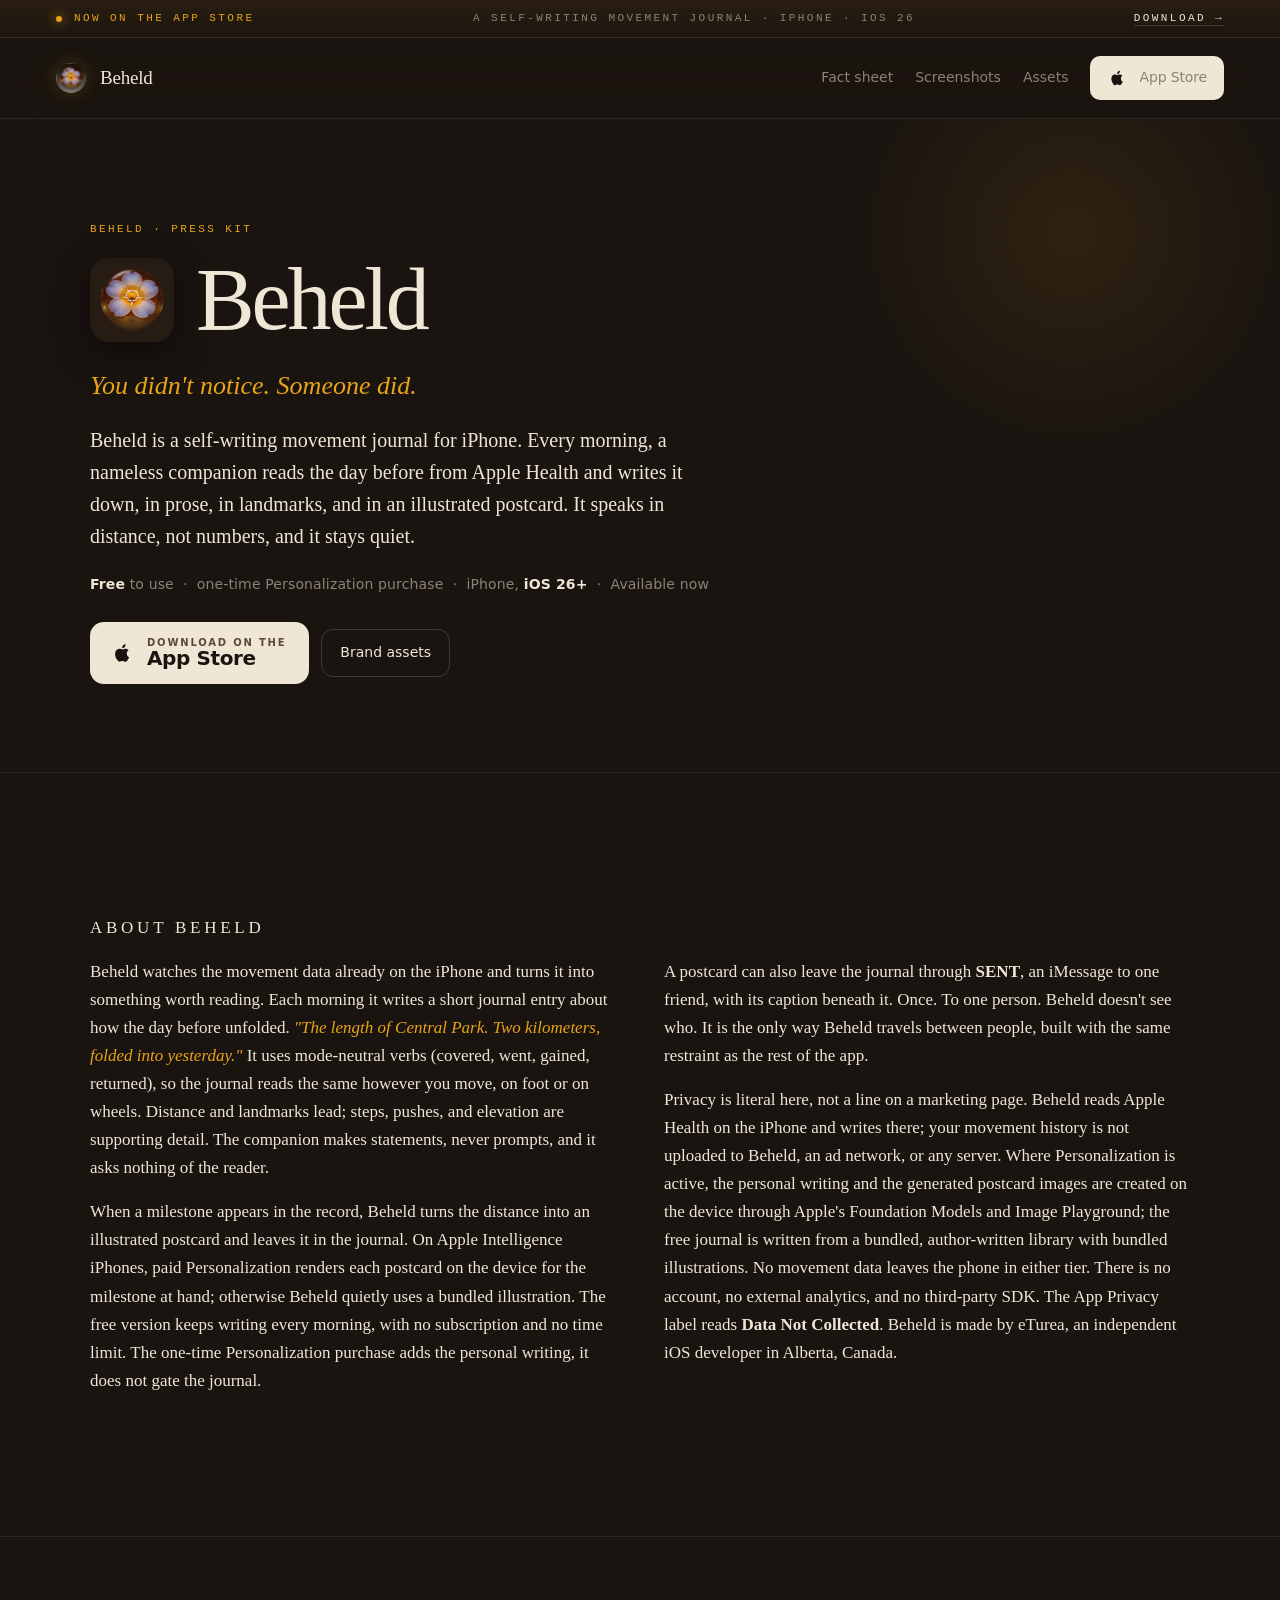
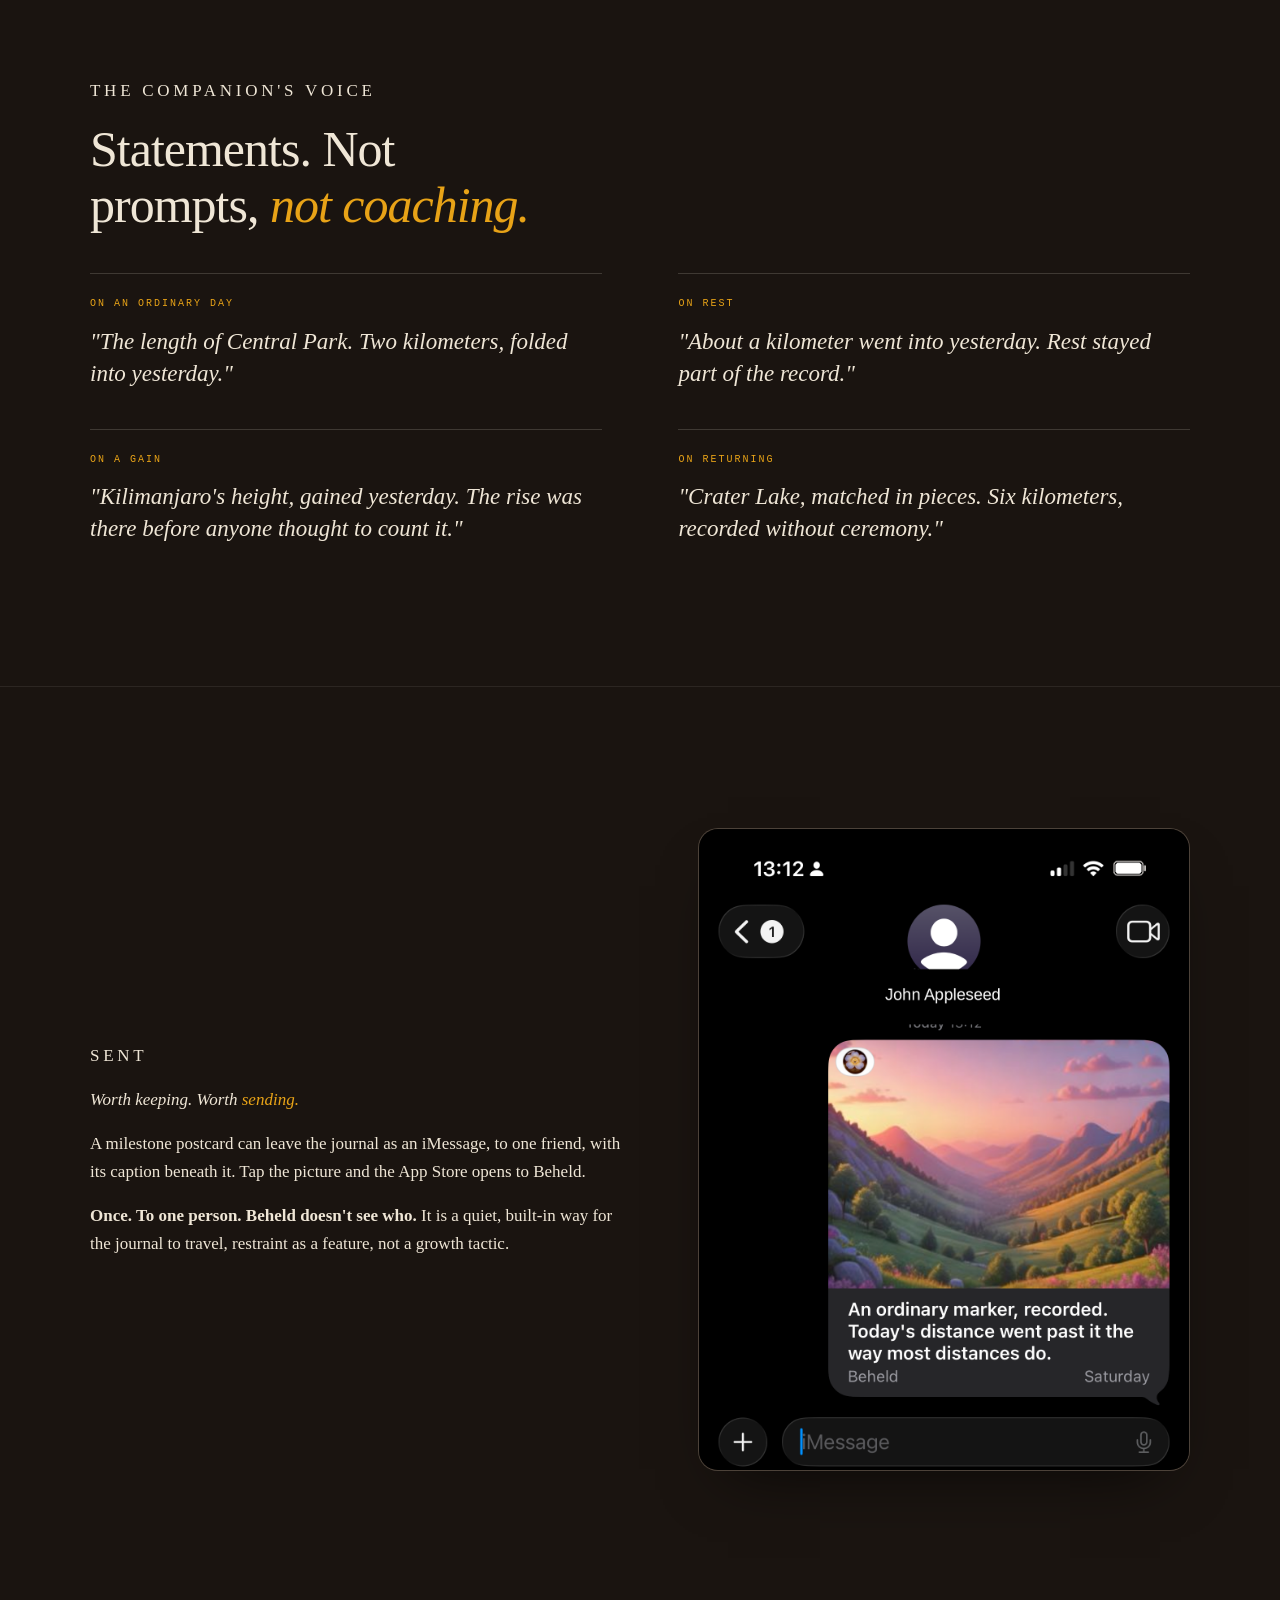
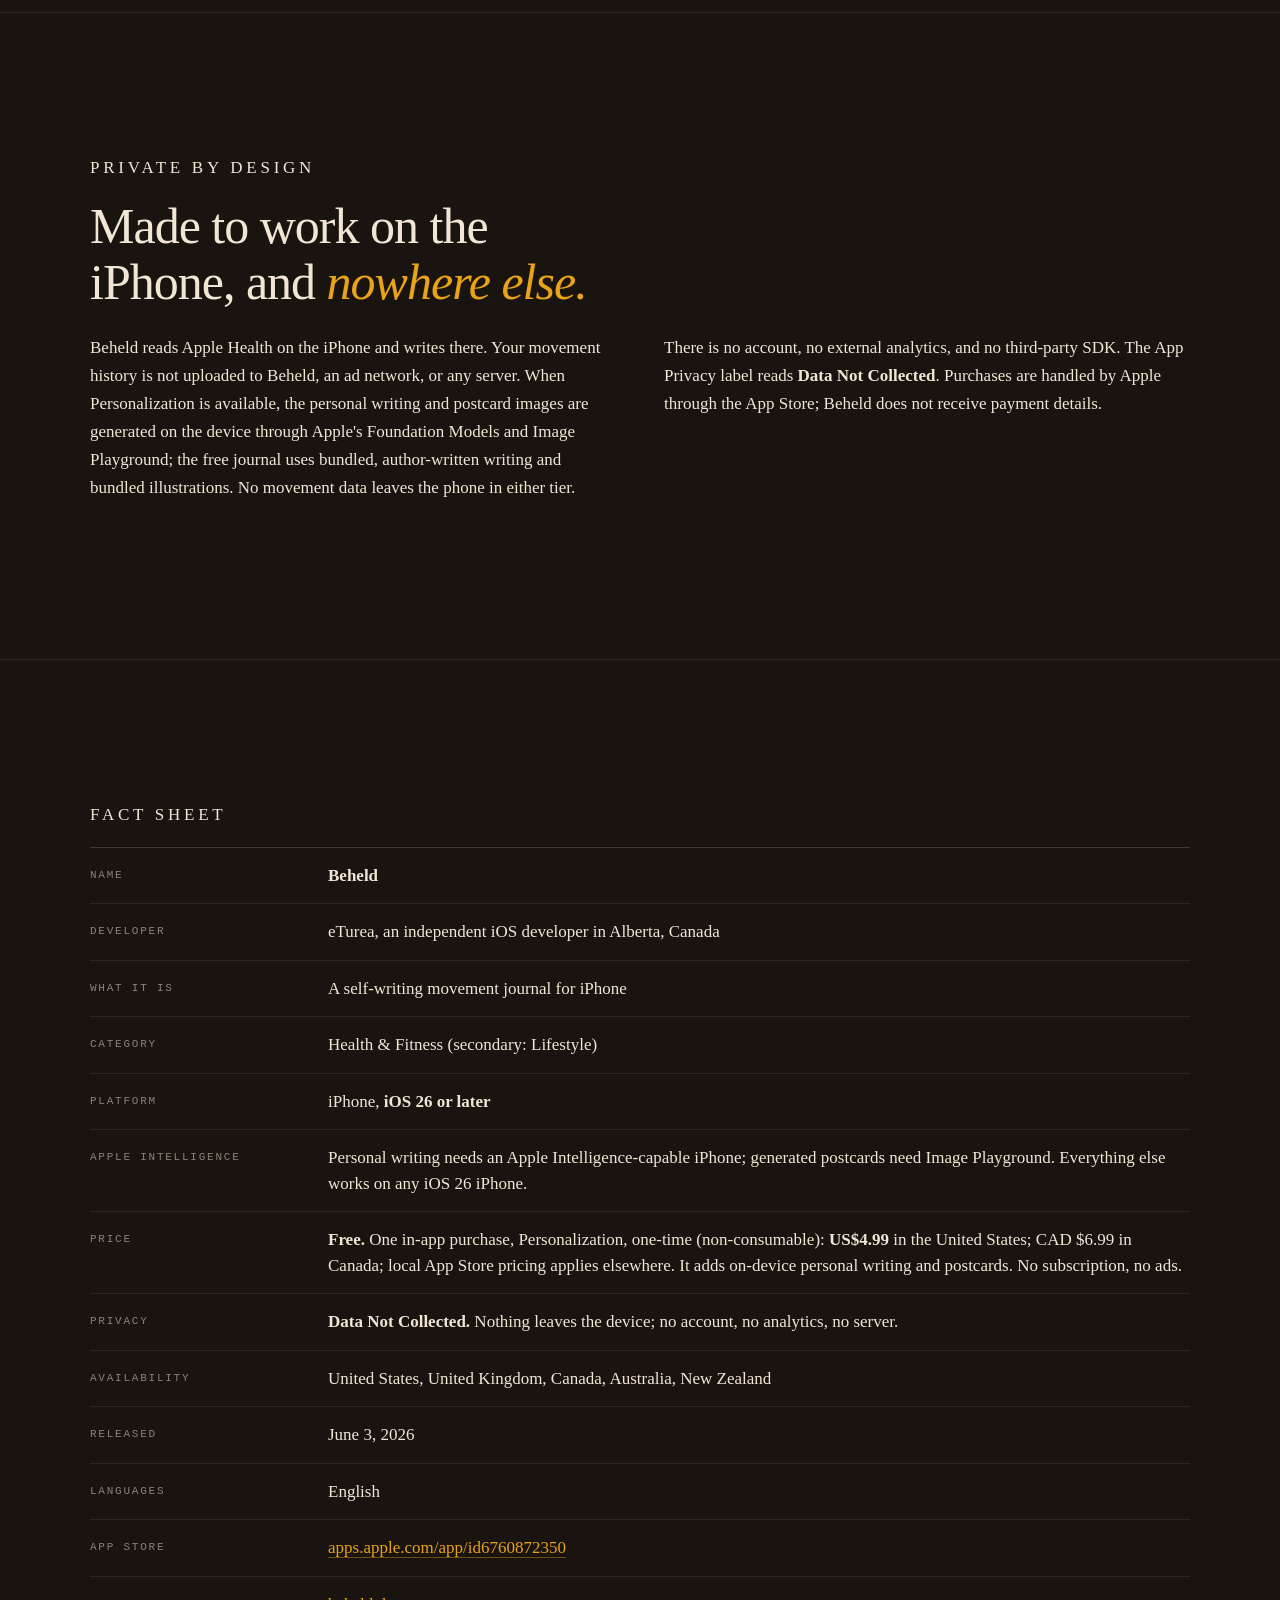
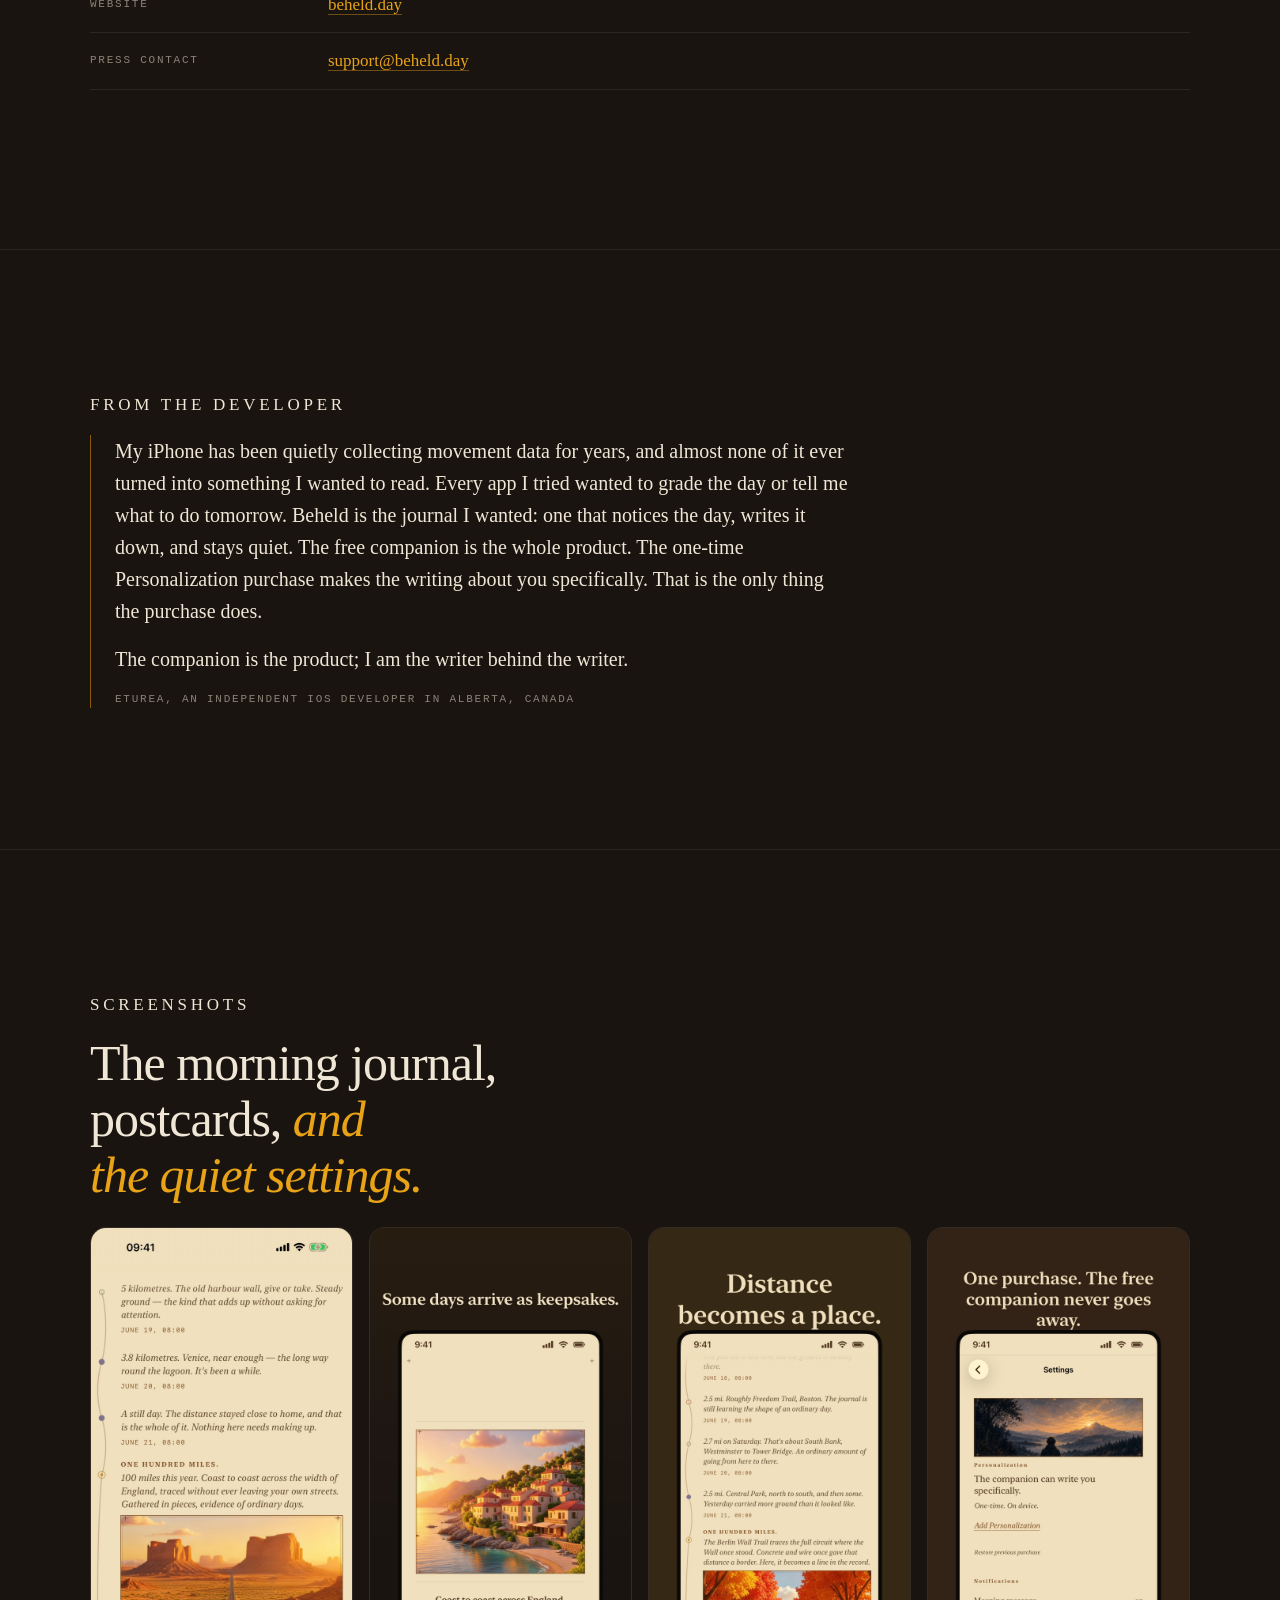
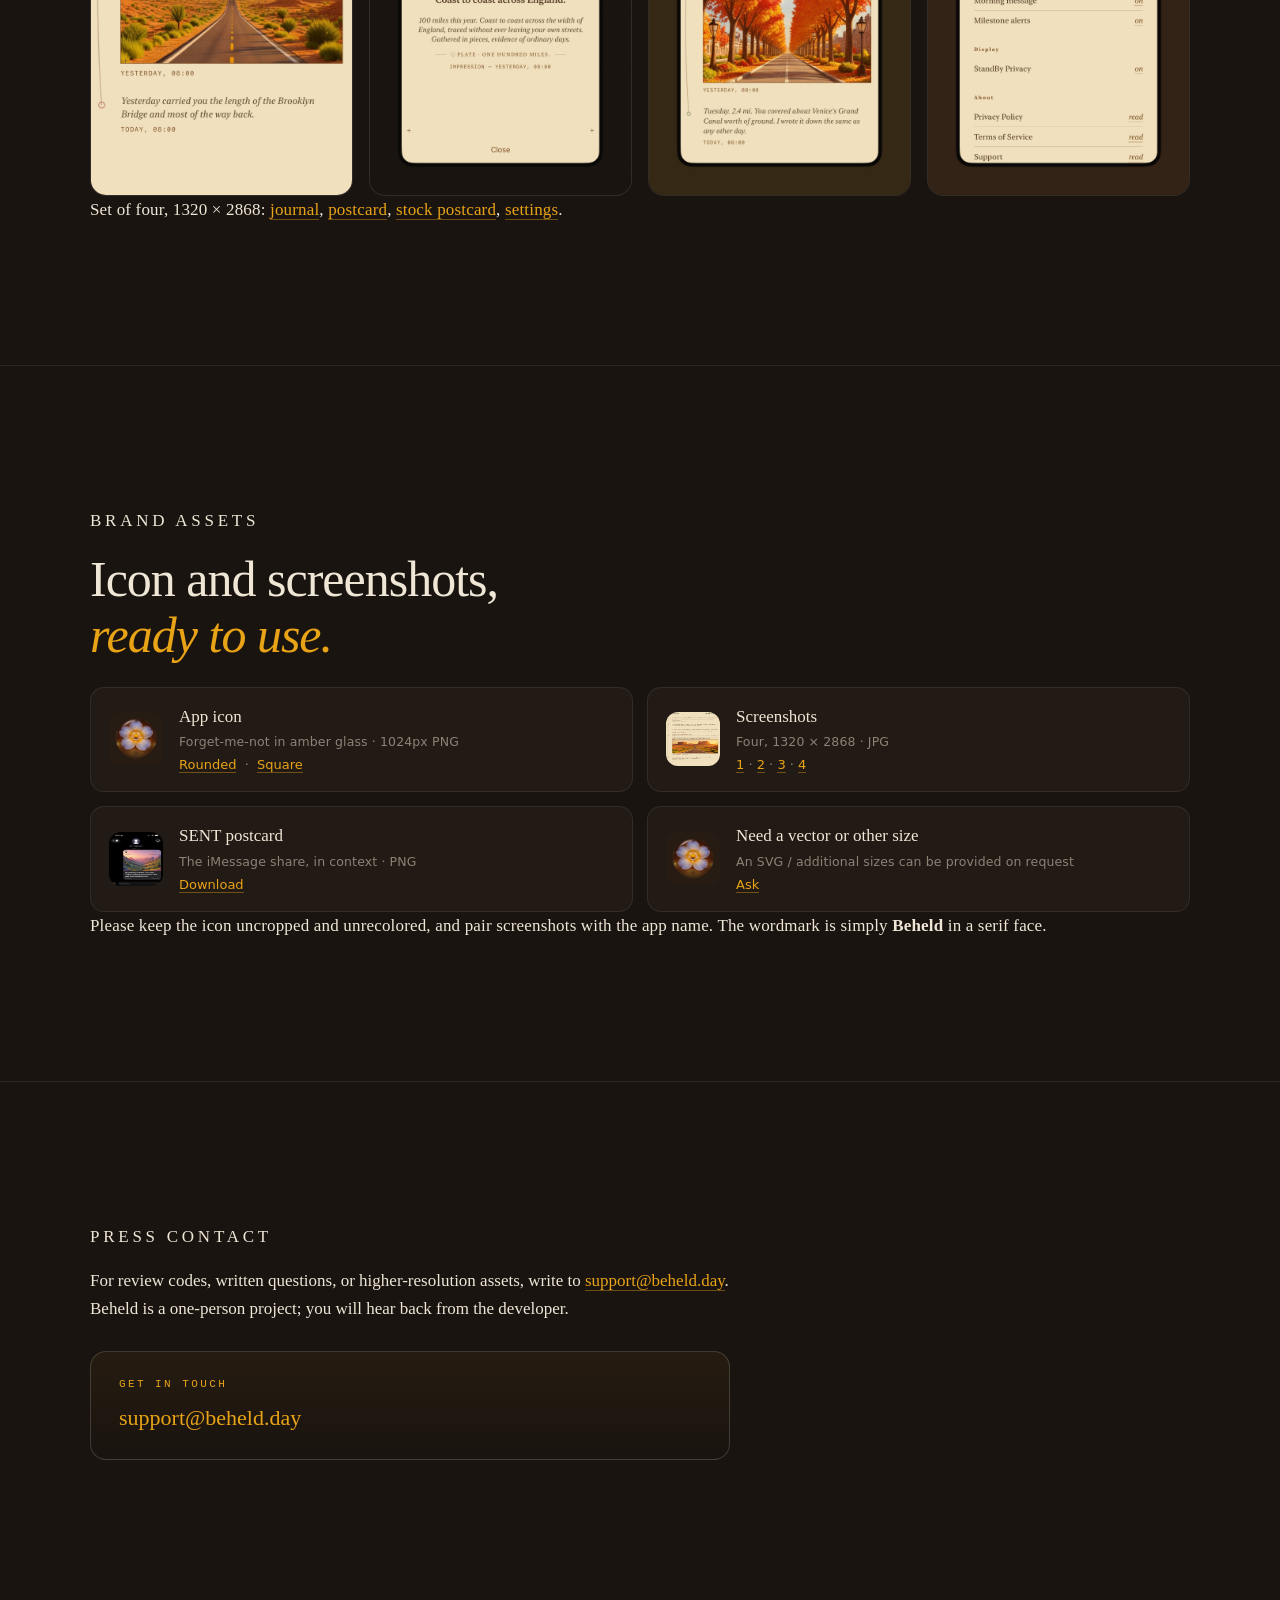
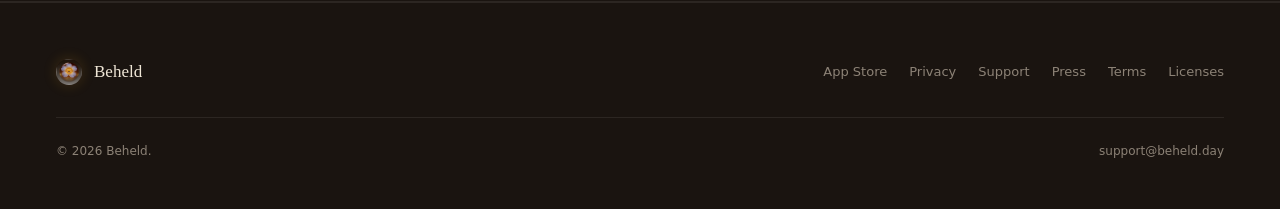
<file: public/press.html>
<!DOCTYPE html>
<html lang="en">
<head>
<meta charset="UTF-8">
<meta name="viewport" content="width=device-width, initial-scale=1.0">
<link rel="icon" href="/favicon.ico" sizes="any">
<link rel="icon" type="image/png" sizes="32x32" href="/assets/favicon-32.png">
<link rel="icon" type="image/png" sizes="16x16" href="/assets/favicon-16.png">
<link rel="apple-touch-icon" href="/apple-touch-icon.png">
<link rel="manifest" href="/site.webmanifest">
<meta name="theme-color" content="#1A1410">
<title>Press Kit · Beheld</title>
<meta name="description" content="Press kit for Beheld, a self-writing movement journal for iPhone. Boilerplate, fact sheet, founder note, screenshots, and brand assets.">
<link rel="canonical" href="https://beheld.day/press">

<!-- Open Graph / social -->
<meta property="og:type" content="website">
<meta property="og:site_name" content="Beheld">
<meta property="og:url" content="https://beheld.day/press">
<meta property="og:title" content="Beheld · Press Kit">
<meta property="og:description" content="A self-writing movement journal for iPhone. Press boilerplate, fact sheet, founder note, screenshots, and brand assets.">
<meta property="og:image" content="https://beheld.day/assets/share-card.jpg">
<meta property="og:image:type" content="image/jpeg">
<meta property="og:image:width" content="1200">
<meta property="og:image:height" content="630">
<meta property="og:image:alt" content="Beheld: 'A journal you don't write.' A self-writing movement journal for iPhone, shown beside the app's morning journal.">
<meta name="twitter:card" content="summary_large_image">
<meta name="twitter:title" content="Beheld · Press Kit">
<meta name="twitter:description" content="A self-writing movement journal for iPhone. Press boilerplate, fact sheet, founder note, screenshots, and brand assets.">
<meta name="twitter:image" content="https://beheld.day/assets/share-card.jpg">
<meta name="twitter:image:alt" content="Beheld: 'A journal you don't write.' A self-writing movement journal for iPhone, shown beside the app's morning journal.">

<link rel="stylesheet" href="base.css">
<style>
  /* ─── Section scaffold (mirrors index.html idiom) ─── */
  .pk-section {
    padding: var(--section) var(--gutter);
    border-bottom: 1px solid var(--hairline);
  }
  .pk-section .inner { max-width: 1100px; margin: 0 auto; }
  .pk-kicker {
    font-family: var(--mono); font-size: 11px; letter-spacing: 0.22em; text-transform: uppercase;
    color: var(--amber); margin: 0 0 18px;
  }
  .pk-section h2 {
    font-family: var(--serif); font-weight: 400;
    font-size: clamp(30px, 4.2vw, 50px);
    line-height: 1.12; letter-spacing: -0.02em;
    margin: 0 0 24px; max-width: 24ch; text-wrap: balance;
  }
  .pk-section h2 em { font-style: italic; color: var(--amber); }
  .pk-lede {
    font-family: var(--serif); font-size: 19px; line-height: 1.6;
    color: var(--ivory); max-width: 640px; margin: 0;
  }
  .pk-section p { font-family: var(--serif); font-size: 17px; line-height: 1.65; color: var(--ivory); margin: 0 0 16px; }
  .pk-section p:last-child { margin-bottom: 0; }
  .pk-section em { font-style: italic; color: var(--amber); }
  .pk-section b, .pk-section strong { color: var(--ivory); font-weight: 600; }

  /* Inline text links inside prose */
  .pk-facts a, .pk-caprow a, .pk-asset a, .pk-note a, .pk-contact-card a, .pk-lede a {
    color: var(--amber);
    border-bottom: 1px solid rgba(232,163,23,0.4);
    transition: border-color 180ms ease;
  }
  .pk-facts a:hover, .pk-caprow a:hover, .pk-asset a:hover, .pk-note a:hover, .pk-contact-card a:hover, .pk-lede a:hover { border-color: var(--amber); }

  /* ─── Hero ─── */
  .pk-hero {
    position: relative; overflow: hidden;
    padding: clamp(56px, 8vw, 104px) var(--gutter) clamp(56px, 7vw, 88px);
    border-bottom: 1px solid var(--hairline);
  }
  .pk-hero::before {
    content: ''; position: absolute; top: -30%; right: -8%;
    width: 52vw; max-width: 620px; aspect-ratio: 1;
    background: radial-gradient(closest-side, rgba(232,163,23,0.10), transparent 70%);
    pointer-events: none;
  }
  .pk-hero-inner { max-width: 1100px; margin: 0 auto; position: relative; }
  .pk-hero-top { display: flex; align-items: center; gap: 22px; }
  .pk-hero-top img {
    width: 84px; height: 84px; border-radius: 19px;
    box-shadow: 0 10px 34px rgba(0,0,0,0.5);
  }
  .pk-hero h1 {
    font-family: var(--serif); font-weight: 400;
    font-size: clamp(46px, 8vw, 88px);
    line-height: 1; letter-spacing: -0.035em; margin: 0;
  }
  .pk-tag {
    font-family: var(--serif); font-style: italic;
    font-size: clamp(20px, 3vw, 26px); color: var(--amber);
    margin: 22px 0 18px;
  }
  .pk-boiler { font-family: var(--serif); font-size: 20px; line-height: 1.6; color: var(--ivory); max-width: 640px; margin: 0; }
  .pk-meta {
    font-family: var(--sans); font-size: 14px; letter-spacing: 0.01em;
    color: var(--ivory-dim); margin: 22px 0 26px;
  }
  .pk-meta b { color: var(--ivory); font-weight: 600; }
  .pk-cta-row { display: flex; gap: 12px; flex-wrap: wrap; align-items: center; }

  /* ─── Two-column copy ─── */
  .pk-cols { display: grid; grid-template-columns: 1fr 1fr; gap: clamp(28px, 4vw, 48px); }
  .pk-cols > div > p:last-child, .pk-cols > p:last-child { margin-bottom: 0; }
  @media (max-width: 760px) { .pk-cols { grid-template-columns: 1fr; gap: 0; } }

  /* ─── Voice ─── */
  .pk-voice {
    margin-top: 40px;
    display: grid; grid-template-columns: 1fr 1fr;
    gap: clamp(20px, 3vw, 40px) clamp(40px, 6vw, 80px);
  }
  .pk-voice .item { border-top: 1px solid var(--hairline-strong); padding-top: 22px; }
  .pk-voice .label {
    font-family: var(--mono); font-size: 10px; letter-spacing: 0.2em; text-transform: uppercase;
    color: var(--amber); margin-bottom: 14px;
  }
  .pk-voice p {
    font-family: var(--serif); font-style: italic;
    font-size: clamp(19px, 2vw, 23px); line-height: 1.4;
    color: var(--ivory); margin: 0; text-wrap: pretty;
  }
  @media (max-width: 720px) { .pk-voice { grid-template-columns: 1fr; } }

  /* ─── SENT ─── */
  .pk-sent { display: grid; grid-template-columns: 1.05fr 0.95fr; gap: clamp(36px, 6vw, 64px); align-items: center; }
  .pk-pull { font-family: var(--serif); font-size: clamp(24px, 3vw, 30px); font-style: italic; color: var(--ivory); line-height: 1.25; margin: 0 0 16px; }
  .pk-pull em { color: var(--amber); }
  .pk-frame {
    border-radius: 20px; overflow: hidden;
    background: var(--warm-black-3);
    border: 1px solid var(--hairline-strong);
    box-shadow: 0 28px 60px -30px rgba(0,0,0,0.7), 0 1px 0 rgba(255,255,255,0.04) inset;
  }
  .pk-frame img { width: 100%; height: auto; display: block; }
  @media (max-width: 760px) { .pk-sent { grid-template-columns: 1fr; } .pk-sent .pk-frame { max-width: 380px; } }

  /* ─── Fact sheet ─── */
  .pk-facts { border-top: 1px solid var(--hairline-strong); }
  .pk-facts .row {
    display: grid; grid-template-columns: 220px 1fr; gap: 18px;
    padding: 15px 0; border-bottom: 1px solid var(--hairline);
  }
  .pk-facts dt { font-family: var(--mono); font-size: 11px; letter-spacing: 0.16em; text-transform: uppercase; color: var(--ivory-dim); margin: 4px 0 0; }
  .pk-facts dd { margin: 0; font-family: var(--serif); font-size: 17px; line-height: 1.5; color: var(--ivory); }
  @media (max-width: 620px) { .pk-facts .row { grid-template-columns: 1fr; gap: 5px; } }

  /* ─── From the developer ─── */
  .pk-note { max-width: 760px; border-left: 1px solid var(--amber-dark); padding-left: 24px; }
  .pk-note p { font-family: var(--serif); font-size: 20px; line-height: 1.6; color: var(--ivory); margin: 0 0 16px; }
  .pk-note .sig { font-family: var(--mono); font-size: 11px; letter-spacing: 0.16em; text-transform: uppercase; color: var(--ivory-dim); margin: 8px 0 0; }

  /* ─── Screenshots ─── */
  .pk-shots { display: grid; grid-template-columns: repeat(4, 1fr); gap: 16px; }
  .pk-shots a {
    display: block; border-radius: 16px; overflow: hidden;
    border: 1px solid var(--hairline); background: var(--warm-black-2);
    transition: transform 240ms cubic-bezier(.2,.7,.2,1), border-color 240ms ease;
  }
  .pk-shots a:hover { transform: translateY(-4px); border-color: var(--hairline-strong); }
  .pk-shots img { width: 100%; height: auto; display: block; }
  .pk-caprow { font-family: var(--sans); font-size: 13px; color: var(--ivory-dim); margin: 16px 2px 0; letter-spacing: 0.01em; }
  @media (max-width: 880px) { .pk-shots { grid-template-columns: repeat(2, 1fr); } }

  /* ─── Brand assets ─── */
  .pk-assets { display: grid; grid-template-columns: repeat(2, 1fr); gap: 14px; }
  .pk-asset { display: flex; gap: 16px; align-items: center; background: var(--warm-black-2); border: 1px solid var(--hairline); border-radius: 14px; padding: 16px 18px; }
  .pk-asset img { width: 54px; height: 54px; border-radius: 12px; flex: 0 0 auto; }
  .pk-asset .t { font-family: var(--serif); font-size: 17px; color: var(--ivory); }
  .pk-asset .d { font-family: var(--sans); font-size: 12.5px; color: var(--ivory-dim); letter-spacing: 0.01em; margin: 2px 0 4px; }
  .pk-asset .links { font-family: var(--sans); font-size: 13px; color: var(--ivory-dim); }
  @media (max-width: 680px) { .pk-assets { grid-template-columns: 1fr; } }

  /* ─── Press contact card ─── */
  .pk-contact-card {
    margin: 28px 0 0; padding: 24px 28px;
    border: 1px solid var(--hairline-strong); border-radius: 16px;
    background: linear-gradient(180deg, rgba(232,163,23,0.06), rgba(232,163,23,0));
    max-width: 640px;
  }
  .pk-contact-card .lbl { font-family: var(--mono); font-size: 11px; letter-spacing: 0.22em; text-transform: uppercase; color: var(--amber); margin-bottom: 8px; }
  .pk-contact-card .email { font-family: var(--serif); font-size: 22px; color: var(--amber); border: 0; }

  /* ─── Print (press kits get printed) ─── */
  @media print {
    .launch-banner, .site-nav, .cta-appstore, .cta-ghost, .pk-cta-row, .site-foot nav { display: none !important; }
    html, body { background: #fff; color: #1a1410; }
    .pk-section, .pk-hero { border-color: #ddd; }
    .pk-section p, .pk-lede, .pk-boiler, .pk-note p, .pk-facts dd, .pk-voice p, .pk-pull { color: #1a1410; }
    .pk-kicker, .pk-tag, .pk-section h2 em, .pk-pull em, .pk-section em { color: #8a5a0b; }
    a { color: #8a5a0b; }
  }
</style>
</head>
<body>

  <!-- ─── Now on the App Store banner ─── -->
  <div class="launch-banner">
    <div class="lb-left">
      <span class="lb-dot" aria-hidden="true"></span>
      <span>Now on the App Store</span>
    </div>
    <div class="lb-mid">A self-writing movement journal &middot; iPhone &middot; iOS 26</div>
    <div class="lb-right"><a href="https://apps.apple.com/app/id6760872350?ppid=a5b5fa88-21fe-4d4d-a18a-26fba9e9f985">Download &rarr;</a></div>
  </div>

  <header class="site-nav">
    <a href="index.html" class="left" style="text-decoration:none; color: inherit; display: flex; align-items: center; gap: 14px;">
      <div class="icon-stone" aria-hidden="true"></div>
      <div class="name">Beheld</div>
    </a>
    <nav class="right">
      <a href="#facts" class="nav-link">Fact sheet</a>
      <a href="#screens" class="nav-link">Screenshots</a>
      <a href="#assets" class="nav-link">Assets</a>
      <a href="https://apps.apple.com/app/id6760872350?ppid=a5b5fa88-21fe-4d4d-a18a-26fba9e9f985" class="cta-appstore">
        <span class="glyph"><svg viewBox="0 0 24 24"><path d="M17.2 12.6c0-2.3 1.9-3.4 2-3.5-1.1-1.6-2.8-1.8-3.4-1.8-1.4-.1-2.8.9-3.5.9-.7 0-1.9-.8-3.1-.8-1.6 0-3.1.9-3.9 2.4-1.7 2.9-.4 7.1 1.2 9.4.8 1.1 1.7 2.4 2.9 2.4 1.2-.1 1.6-.8 3-.8s1.8.8 3.1.8c1.3 0 2.1-1.1 2.9-2.3.9-1.3 1.3-2.6 1.3-2.7-.1 0-2.5-.9-2.5-3.7zM15 5.4c.6-.8 1-1.9.9-3-.9 0-2.1.6-2.8 1.4-.6.7-1.1 1.8-1 2.9 1 .1 2.1-.5 2.9-1.3z"/></svg></span>
        <span>App Store</span>
      </a>
    </nav>
  </header>

  <!-- ─── Hero ─── -->
  <section class="pk-hero">
    <div class="pk-hero-inner">
      <p class="pk-kicker">Beheld · Press kit</p>
      <div class="pk-hero-top">
        <img src="assets/press/beheld-icon-512.png" alt="The Beheld app icon: a forget-me-not set in amber glass." width="84" height="84">
        <h1>Beheld</h1>
      </div>
      <p class="pk-tag">You didn't notice. Someone did.</p>
      <p class="pk-boiler">Beheld is a self-writing movement journal for iPhone. Every morning, a nameless companion reads the day before from Apple Health and writes it down, in prose, in landmarks, and in an illustrated postcard. It speaks in distance, not numbers, and it stays quiet.</p>
      <p class="pk-meta"><b>Free</b> to use &nbsp;·&nbsp; one-time Personalization purchase &nbsp;·&nbsp; iPhone, <b>iOS&nbsp;26+</b> &nbsp;·&nbsp; Available now</p>
      <div class="pk-cta-row">
        <a href="https://apps.apple.com/app/id6760872350?ppid=a5b5fa88-21fe-4d4d-a18a-26fba9e9f985" class="cta-appstore">
          <span class="glyph"><svg viewBox="0 0 24 24"><path d="M17.2 12.6c0-2.3 1.9-3.4 2-3.5-1.1-1.6-2.8-1.8-3.4-1.8-1.4-.1-2.8.9-3.5.9-.7 0-1.9-.8-3.1-.8-1.6 0-3.1.9-3.9 2.4-1.7 2.9-.4 7.1 1.2 9.4.8 1.1 1.7 2.4 2.9 2.4 1.2-.1 1.6-.8 3-.8s1.8.8 3.1.8c1.3 0 2.1-1.1 2.9-2.3.9-1.3 1.3-2.6 1.3-2.7-.1 0-2.5-.9-2.5-3.7zM15 5.4c.6-.8 1-1.9.9-3-.9 0-2.1.6-2.8 1.4-.6.7-1.1 1.8-1 2.9 1 .1 2.1-.5 2.9-1.3z"/></svg></span>
          <span class="stack"><small>Download on the</small><span>App Store</span></span>
        </a>
        <a href="#assets" class="cta-ghost">Brand assets</a>
      </div>
    </div>
  </section>

  <!-- ─── About ─── -->
  <section class="pk-section" id="about">
    <div class="inner">
      <p class="pk-kicker">About Beheld</p>
      <div class="pk-cols">
        <div>
          <p>Beheld watches the movement data already on the iPhone and turns it into something worth reading. Each morning it writes a short journal entry about how the day before unfolded. <em>"The length of Central Park. Two kilometers, folded into yesterday."</em> It uses mode-neutral verbs (covered, went, gained, returned), so the journal reads the same however you move, on foot or on wheels. Distance and landmarks lead; steps, pushes, and elevation are supporting detail. The companion makes statements, never prompts, and it asks nothing of the reader.</p>
          <p>When a milestone appears in the record, Beheld turns the distance into an illustrated postcard and leaves it in the journal. On Apple Intelligence iPhones, paid Personalization renders each postcard on the device for the milestone at hand; otherwise Beheld quietly uses a bundled illustration. The free version keeps writing every morning, with no subscription and no time limit. The one-time Personalization purchase adds the personal writing, it does not gate the journal.</p>
        </div>
        <div>
          <p>A postcard can also leave the journal through <b>SENT</b>, an iMessage to one friend, with its caption beneath it. Once. To one person. Beheld doesn't see who. It is the only way Beheld travels between people, built with the same restraint as the rest of the app.</p>
          <p>Privacy is literal here, not a line on a marketing page. Beheld reads Apple Health on the iPhone and writes there; your movement history is not uploaded to Beheld, an ad network, or any server. Where Personalization is active, the personal writing and the generated postcard images are created on the device through Apple's Foundation Models and Image Playground; the free journal is written from a bundled, author-written library with bundled illustrations. No movement data leaves the phone in either tier. There is no account, no external analytics, and no third-party SDK. The App Privacy label reads <b>Data Not Collected</b>. Beheld is made by eTurea, an independent iOS developer in Alberta, Canada.</p>
        </div>
      </div>
    </div>
  </section>

  <!-- ─── Voice ─── -->
  <section class="pk-section" id="voice">
    <div class="inner">
      <p class="pk-kicker">The companion's voice</p>
      <h2>Statements. Not prompts, <em>not coaching.</em></h2>
      <div class="pk-voice">
        <div class="item">
          <div class="label">On an ordinary day</div>
          <p>"The length of Central Park. Two kilometers, folded into yesterday."</p>
        </div>
        <div class="item">
          <div class="label">On rest</div>
          <p>"About a kilometer went into yesterday. Rest stayed part of the record."</p>
        </div>
        <div class="item">
          <div class="label">On a gain</div>
          <p>"Kilimanjaro's height, gained yesterday. The rise was there before anyone thought to count it."</p>
        </div>
        <div class="item">
          <div class="label">On returning</div>
          <p>"Crater Lake, matched in pieces. Six kilometers, recorded without ceremony."</p>
        </div>
      </div>
    </div>
  </section>

  <!-- ─── SENT ─── -->
  <section class="pk-section" id="sent">
    <div class="inner pk-sent">
      <div>
        <p class="pk-kicker">Sent</p>
        <p class="pk-pull">Worth keeping. Worth <em>sending.</em></p>
        <p>A milestone postcard can leave the journal as an iMessage, to one friend, with its caption beneath it. Tap the picture and the App Store opens to Beheld.</p>
        <p><b>Once. To one person. Beheld doesn't see who.</b> It is a quiet, built-in way for the journal to travel, restraint as a feature, not a growth tactic.</p>
      </div>
      <figure class="pk-frame" style="margin:0;">
        <img src="assets/press/sent.png" alt="A milestone postcard arriving in an iMessage thread, its caption beneath it." width="1206" height="1578" loading="lazy" decoding="async">
      </figure>
    </div>
  </section>

  <!-- ─── Private by design ─── -->
  <section class="pk-section" id="privacy">
    <div class="inner">
      <p class="pk-kicker">Private by design</p>
      <h2>Made to work on the iPhone, and <em>nowhere else.</em></h2>
      <div class="pk-cols">
        <p>Beheld reads Apple Health on the iPhone and writes there. Your movement history is not uploaded to Beheld, an ad network, or any server. When Personalization is available, the personal writing and postcard images are generated on the device through Apple's Foundation Models and Image Playground; the free journal uses bundled, author-written writing and bundled illustrations. No movement data leaves the phone in either tier.</p>
        <p>There is no account, no external analytics, and no third-party SDK. The App Privacy label reads <b>Data Not Collected</b>. Purchases are handled by Apple through the App Store; Beheld does not receive payment details.</p>
      </div>
    </div>
  </section>

  <!-- ─── Fact sheet ─── -->
  <section class="pk-section" id="facts">
    <div class="inner">
      <p class="pk-kicker">Fact sheet</p>
      <dl class="pk-facts">
        <div class="row"><dt>Name</dt><dd><b>Beheld</b></dd></div>
        <div class="row"><dt>Developer</dt><dd>eTurea, an independent iOS developer in Alberta, Canada</dd></div>
        <div class="row"><dt>What it is</dt><dd>A self-writing movement journal for iPhone</dd></div>
        <div class="row"><dt>Category</dt><dd>Health &amp; Fitness (secondary: Lifestyle)</dd></div>
        <div class="row"><dt>Platform</dt><dd>iPhone, <b>iOS 26 or later</b></dd></div>
        <div class="row"><dt>Apple Intelligence</dt><dd>Personal writing needs an Apple Intelligence-capable iPhone; generated postcards need Image Playground. Everything else works on any iOS 26 iPhone.</dd></div>
        <div class="row"><dt>Price</dt><dd><b>Free.</b> One in-app purchase, Personalization, one-time (non-consumable): <b>US$4.99</b> in the United States; CAD $6.99 in Canada; local App Store pricing applies elsewhere. It adds on-device personal writing and postcards. No subscription, no ads.</dd></div>
        <div class="row"><dt>Privacy</dt><dd><b>Data Not Collected.</b> Nothing leaves the device; no account, no analytics, no server.</dd></div>
        <div class="row"><dt>Availability</dt><dd>United States, United Kingdom, Canada, Australia, New Zealand</dd></div>
        <div class="row"><dt>Released</dt><dd>June 3, 2026</dd></div>
        <div class="row"><dt>Languages</dt><dd>English</dd></div>
        <div class="row"><dt>App Store</dt><dd><a href="https://apps.apple.com/app/id6760872350?ppid=a5b5fa88-21fe-4d4d-a18a-26fba9e9f985">apps.apple.com/app/id6760872350</a></dd></div>
        <div class="row"><dt>Website</dt><dd><a href="https://beheld.day">beheld.day</a></dd></div>
        <div class="row"><dt>Press contact</dt><dd><a href="mailto:support@beheld.day">support@beheld.day</a></dd></div>
      </dl>
    </div>
  </section>

  <!-- ─── From the developer ─── -->
  <section class="pk-section" id="developer">
    <div class="inner">
      <p class="pk-kicker">From the developer</p>
      <div class="pk-note">
        <p>My iPhone has been quietly collecting movement data for years, and almost none of it ever turned into something I wanted to read. Every app I tried wanted to grade the day or tell me what to do tomorrow. Beheld is the journal I wanted: one that notices the day, writes it down, and stays quiet. The free companion is the whole product. The one-time Personalization purchase makes the writing about you specifically. That is the only thing the purchase does.</p>
        <p>The companion is the product; I am the writer behind the writer.</p>
        <p class="sig">eTurea, an independent iOS developer in Alberta, Canada</p>
      </div>
    </div>
  </section>

  <!-- ─── Screenshots ─── -->
  <section class="pk-section" id="screens">
    <div class="inner">
      <p class="pk-kicker">Screenshots</p>
      <h2>The morning journal, postcards, <em>and the quiet settings.</em></h2>
      <div class="pk-shots">
        <a href="assets/press/screenshot-1-journal.jpg"><img src="assets/press/screenshot-1-journal.jpg" alt="The morning journal: a written entry with an illustrated postcard." width="1320" height="2868" loading="lazy" decoding="async"></a>
        <a href="assets/press/screenshot-2-postcard.jpg"><img src="assets/press/screenshot-2-postcard.jpg" alt="A milestone postcard rendered on the device." width="1320" height="2868" loading="lazy" decoding="async"></a>
        <a href="assets/press/screenshot-3-postcard.jpg"><img src="assets/press/screenshot-3-postcard.jpg" alt="A postcard from the bundled illustration set." width="1320" height="2868" loading="lazy" decoding="async"></a>
        <a href="assets/press/screenshot-4-widget.jpg"><img src="assets/press/screenshot-4-widget.jpg" alt="Settings: the free journal, with a one-time Personalization purchase that adds personal writing." width="1320" height="2868" loading="lazy" decoding="async"></a>
      </div>
      <p class="pk-caprow">Set of four, 1320 × 2868: <a href="assets/press/screenshot-1-journal.jpg">journal</a>, <a href="assets/press/screenshot-2-postcard.jpg">postcard</a>, <a href="assets/press/screenshot-3-postcard.jpg">stock postcard</a>, <a href="assets/press/screenshot-4-widget.jpg">settings</a>.</p>
    </div>
  </section>

  <!-- ─── Brand assets ─── -->
  <section class="pk-section" id="assets">
    <div class="inner">
      <p class="pk-kicker">Brand assets</p>
      <h2>Icon and screenshots, <em>ready to use.</em></h2>
      <div class="pk-assets">
        <div class="pk-asset">
          <img src="assets/press/beheld-icon-512.png" alt="Beheld app icon, rounded." width="54" height="54">
          <div>
            <div class="t">App icon</div>
            <div class="d">Forget-me-not in amber glass · 1024px PNG</div>
            <div class="links"><a href="assets/press/beheld-icon.png">Rounded</a> &nbsp;·&nbsp; <a href="assets/press/beheld-icon-square.png">Square</a></div>
          </div>
        </div>
        <div class="pk-asset">
          <img src="assets/press/screenshot-1-journal.jpg" alt="Screenshot thumbnail." width="54" height="54">
          <div>
            <div class="t">Screenshots</div>
            <div class="d">Four, 1320 × 2868 · JPG</div>
            <div class="links"><a href="assets/press/screenshot-1-journal.jpg">1</a> · <a href="assets/press/screenshot-2-postcard.jpg">2</a> · <a href="assets/press/screenshot-3-postcard.jpg">3</a> · <a href="assets/press/screenshot-4-widget.jpg">4</a></div>
          </div>
        </div>
        <div class="pk-asset">
          <img src="assets/press/sent.png" alt="SENT postcard thumbnail." width="54" height="54">
          <div>
            <div class="t">SENT postcard</div>
            <div class="d">The iMessage share, in context · PNG</div>
            <div class="links"><a href="assets/press/sent.png">Download</a></div>
          </div>
        </div>
        <div class="pk-asset">
          <img src="assets/press/beheld-icon-square.png" alt="Square icon thumbnail." width="54" height="54">
          <div>
            <div class="t">Need a vector or other size</div>
            <div class="d">An SVG / additional sizes can be provided on request</div>
            <div class="links"><a href="mailto:support@beheld.day">Ask</a></div>
          </div>
        </div>
      </div>
      <p class="pk-caprow">Please keep the icon uncropped and unrecolored, and pair screenshots with the app name. The wordmark is simply <b>Beheld</b> in a serif face.</p>
    </div>
  </section>

  <!-- ─── Press contact ─── -->
  <section class="pk-section" id="contact">
    <div class="inner">
      <p class="pk-kicker">Press contact</p>
      <p class="pk-lede">For review codes, written questions, or higher-resolution assets, write to <a href="mailto:support@beheld.day">support@beheld.day</a>. Beheld is a one-person project; you will hear back from the developer.</p>
      <div class="pk-contact-card">
        <div class="lbl">Get in touch</div>
        <a class="email" href="mailto:support@beheld.day">support@beheld.day</a>
      </div>
    </div>
  </section>

  <footer class="site-foot">
    <div class="brand"><div class="icon-stone"></div><span>Beheld</span></div>
    <nav>
      <a href="https://apps.apple.com/app/id6760872350?ppid=a5b5fa88-21fe-4d4d-a18a-26fba9e9f985">App Store</a>
      <a href="privacy.html">Privacy</a>
      <a href="support.html">Support</a>
      <a href="press.html">Press</a>
      <a href="terms.html">Terms</a>
      <a href="licenses.html">Licenses</a>
    </nav>
    <div class="meta">
      <span>© 2026 Beheld.</span>
      <span><a href="mailto:support@beheld.day">support@beheld.day</a></span>
    </div>
  </footer>

<script>
  if (!matchMedia('(prefers-reduced-motion: reduce)').matches) {
    const io = new IntersectionObserver((entries) => {
      entries.forEach(e => { if (e.isIntersecting) { e.target.classList.add('in'); io.unobserve(e.target); } });
    }, { threshold: 0.12 });
    document.querySelectorAll('.pk-hero-inner > *, .pk-section .pk-kicker, .pk-section h2, .pk-cols > *, .pk-voice .item, .pk-sent > *, .pk-facts .row, .pk-note, .pk-shots a, .pk-caprow, .pk-assets .pk-asset, .pk-contact-card, .pk-section .pk-lede').forEach((el, i) => {
      el.classList.add('reveal'); el.style.transitionDelay = (Math.min(i, 6) * 80) + 'ms'; io.observe(el);
    });
  }
</script>
</body>
</html>
</file>
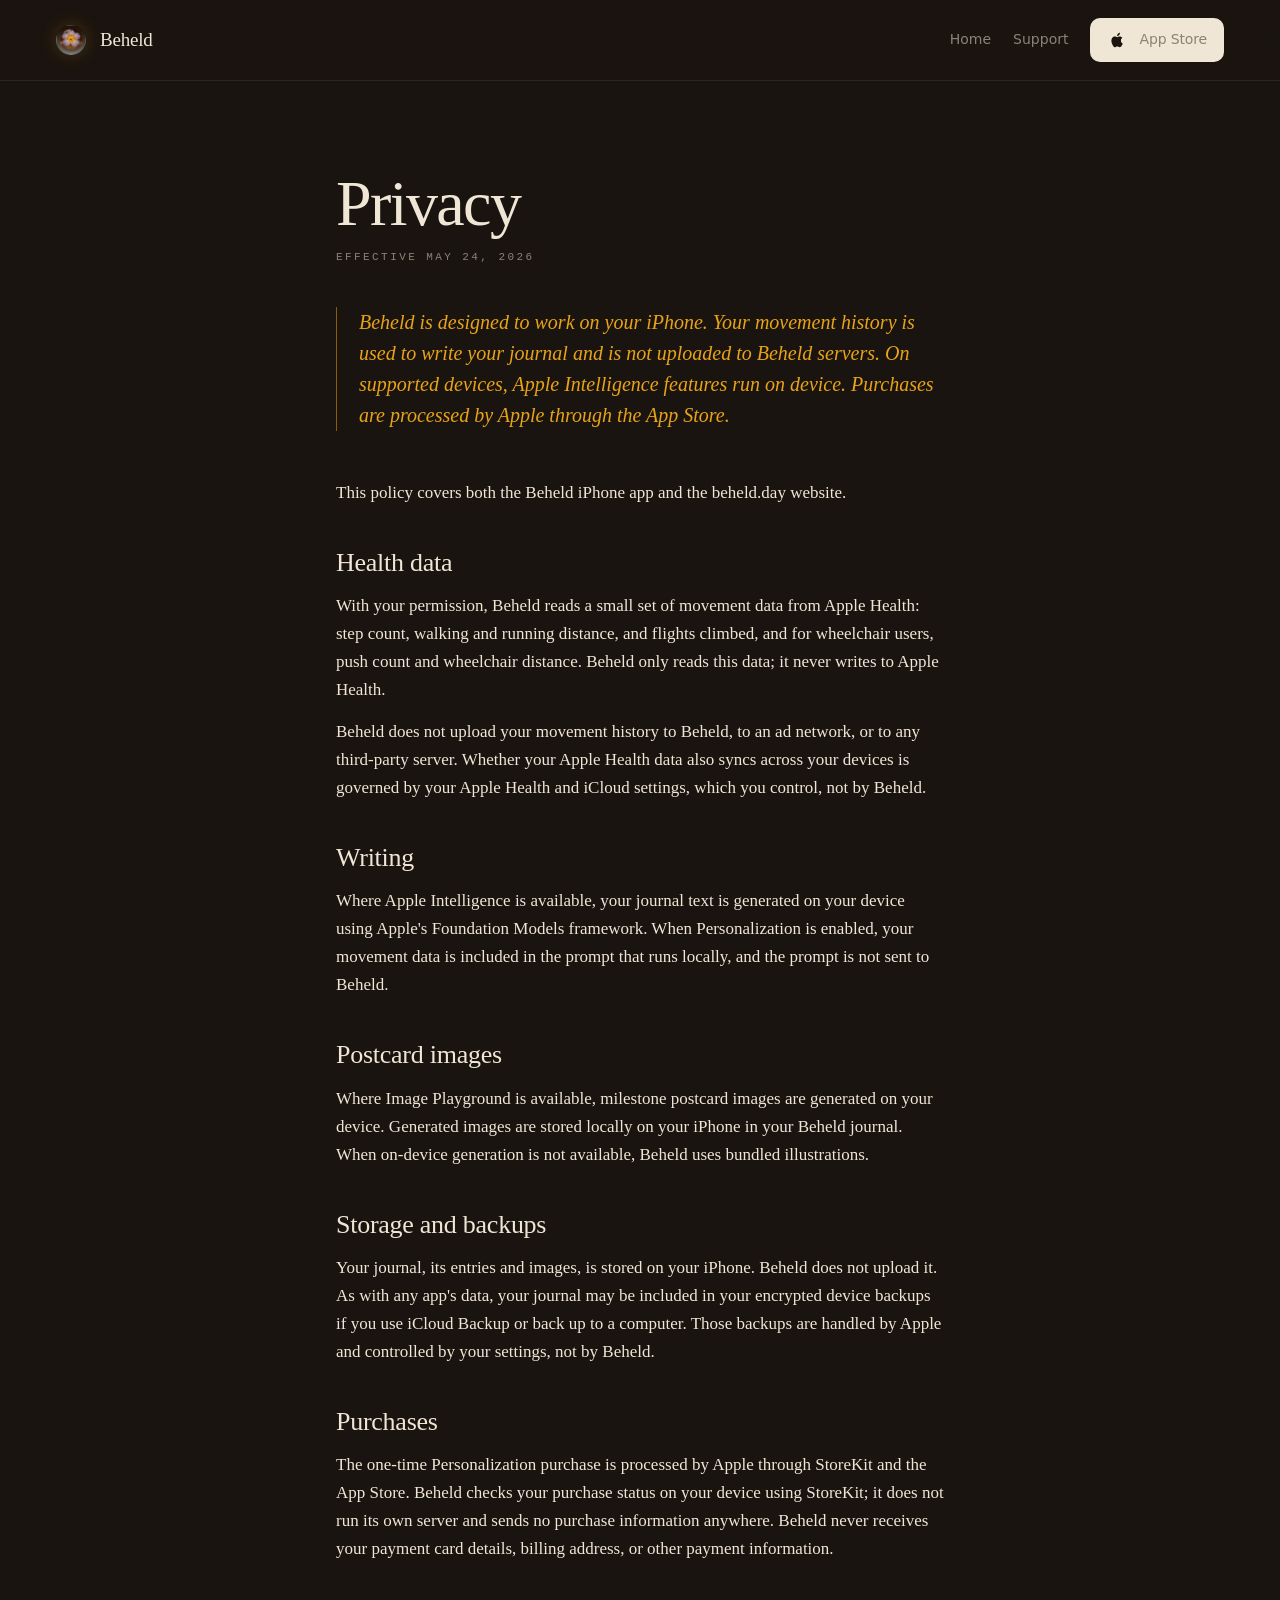
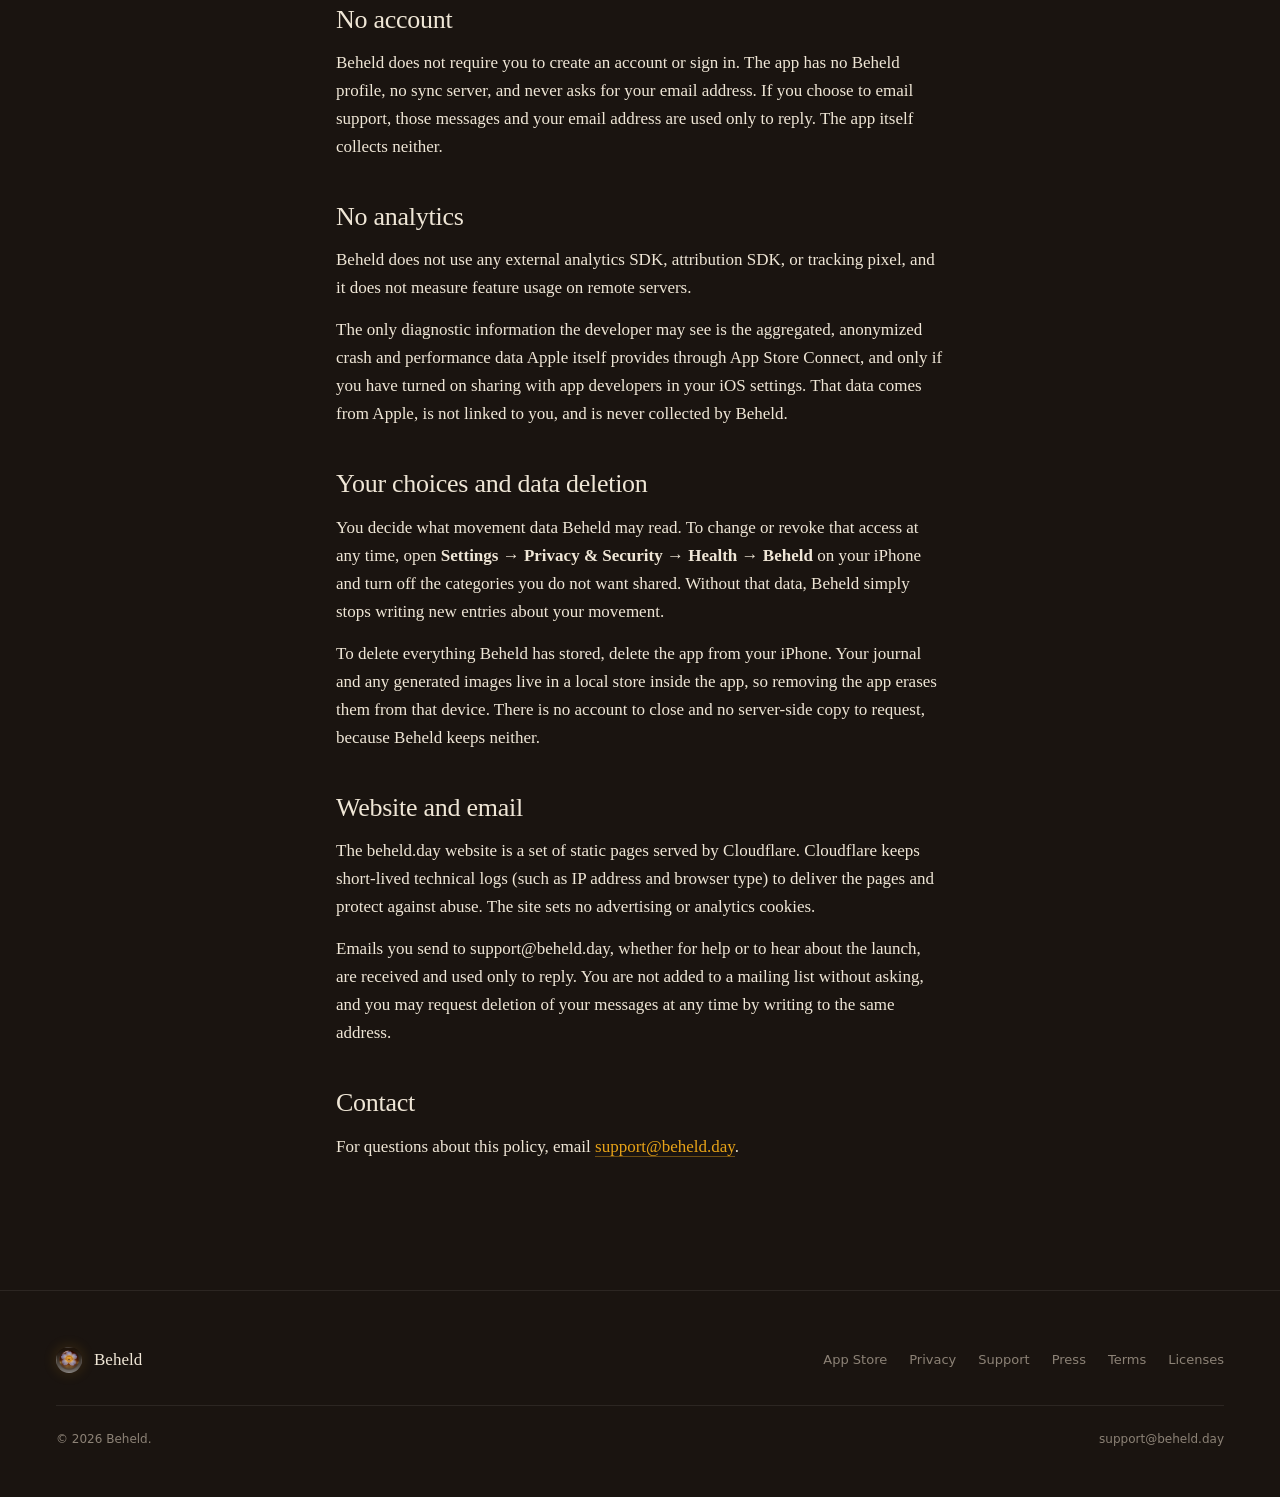
<file: public/privacy.html>
<!DOCTYPE html>
<html lang="en">
<head>
<meta charset="UTF-8">
<meta name="viewport" content="width=device-width, initial-scale=1.0">
<link rel="icon" href="/favicon.ico" sizes="any">
<link rel="icon" type="image/png" sizes="32x32" href="/assets/favicon-32.png">
<link rel="icon" type="image/png" sizes="16x16" href="/assets/favicon-16.png">
<link rel="apple-touch-icon" href="/apple-touch-icon.png">
<link rel="manifest" href="/site.webmanifest">
<meta name="theme-color" content="#1A1410">
<title>Privacy · Beheld</title>
<meta name="description" content="Beheld's privacy policy. The app reads movement data from Apple Health on your iPhone to write your journal, no account, no servers, no analytics, no tracking.">
<link rel="canonical" href="https://beheld.day/privacy">

<!-- Open Graph / social -->
<meta property="og:type" content="website">
<meta property="og:site_name" content="Beheld">
<meta property="og:url" content="https://beheld.day/privacy">
<meta property="og:title" content="Privacy · Beheld">
<meta property="og:description" content="Beheld's privacy policy. The app reads movement data from Apple Health on your iPhone to write your journal, no account, no servers, no analytics, no tracking.">
<meta property="og:image" content="https://beheld.day/assets/share-card.jpg">
<meta property="og:image:type" content="image/jpeg">
<meta property="og:image:width" content="1200">
<meta property="og:image:height" content="630">
<meta property="og:image:alt" content="Beheld: 'A journal you don't write.' A self-writing movement journal for iPhone, shown beside the app's morning journal.">
<meta name="twitter:card" content="summary_large_image">
<meta name="twitter:title" content="Privacy · Beheld">
<meta name="twitter:description" content="Beheld's privacy policy. The app reads movement data from Apple Health on your iPhone to write your journal, no account, no servers, no analytics, no tracking.">
<meta name="twitter:image" content="https://beheld.day/assets/share-card.jpg">
<meta name="twitter:image:alt" content="Beheld: 'A journal you don't write.' A self-writing movement journal for iPhone, shown beside the app's morning journal.">

<link rel="stylesheet" href="base.css">
<style>
  .doc {
    max-width: 720px;
    margin: 0 auto;
    padding: clamp(48px, 7vw, 96px) var(--gutter) clamp(72px, 9vw, 120px);
  }
  .doc h1 {
    font-family: var(--serif); font-weight: 400;
    font-size: clamp(40px, 5.5vw, 64px);
    line-height: 1.05; letter-spacing: -0.025em;
    margin: 0 0 12px;
  }
  .doc .updated {
    font-family: var(--mono); font-size: 11px; letter-spacing: 0.22em; text-transform: uppercase;
    color: var(--ivory-dim); margin-bottom: 40px;
  }
  .doc .summary {
    font-family: var(--serif); font-style: italic;
    font-size: 20px; line-height: 1.55; color: var(--amber);
    border-left: 1px solid var(--amber-dark);
    padding-left: 22px;
    margin: 0 0 48px;
  }
  .doc h2 {
    font-family: var(--serif); font-weight: 400;
    font-size: 26px; line-height: 1.2; letter-spacing: -0.01em;
    margin: 40px 0 14px;
  }
  .doc p {
    font-family: var(--serif); font-size: 17px; line-height: 1.65;
    color: var(--ivory); margin: 0 0 14px;
  }
  .doc ul { padding-left: 22px; margin: 0 0 14px; }
  .doc li { font-family: var(--serif); font-size: 17px; line-height: 1.7; color: var(--ivory); }
  .doc a { color: var(--amber); border-bottom: 1px solid rgba(232,163,23,0.4); }
</style>
</head>
<body>

  <header class="site-nav">
    <a href="index.html" class="left" style="text-decoration:none; color: inherit; display: flex; align-items: center; gap: 14px;">
      <div class="icon-stone" aria-hidden="true"></div>
      <div class="name">Beheld</div>
    </a>
    <nav class="right">
      <a href="index.html" class="nav-link">Home</a>
      <a href="support.html" class="nav-link">Support</a>
      <a href="https://apps.apple.com/app/id6760872350" class="cta-appstore">
        <span class="glyph"><svg viewBox="0 0 24 24"><path d="M17.2 12.6c0-2.3 1.9-3.4 2-3.5-1.1-1.6-2.8-1.8-3.4-1.8-1.4-.1-2.8.9-3.5.9-.7 0-1.9-.8-3.1-.8-1.6 0-3.1.9-3.9 2.4-1.7 2.9-.4 7.1 1.2 9.4.8 1.1 1.7 2.4 2.9 2.4 1.2-.1 1.6-.8 3-.8s1.8.8 3.1.8c1.3 0 2.1-1.1 2.9-2.3.9-1.3 1.3-2.6 1.3-2.7-.1 0-2.5-.9-2.5-3.7zM15 5.4c.6-.8 1-1.9.9-3-.9 0-2.1.6-2.8 1.4-.6.7-1.1 1.8-1 2.9 1 .1 2.1-.5 2.9-1.3z"/></svg></span>
        <span>App Store</span>
      </a>
    </nav>
  </header>

  <main class="doc">
    <h1>Privacy</h1>
    <div class="updated">Effective May 24, 2026</div>

    <p class="summary">Beheld is designed to work on your iPhone. Your movement history is used to write your journal and is not uploaded to Beheld servers. On supported devices, Apple Intelligence features run on device. Purchases are processed by Apple through the App Store.</p>

    <p>This policy covers both the Beheld iPhone app and the beheld.day website.</p>

    <h2>Health data</h2>
    <p>With your permission, Beheld reads a small set of movement data from Apple Health: step count, walking and running distance, and flights climbed, and for wheelchair users, push count and wheelchair distance. Beheld only reads this data; it never writes to Apple Health.</p>
    <p>Beheld does not upload your movement history to Beheld, to an ad network, or to any third-party server. Whether your Apple Health data also syncs across your devices is governed by your Apple Health and iCloud settings, which you control, not by Beheld.</p>

    <h2>Writing</h2>
    <p>Where Apple Intelligence is available, your journal text is generated on your device using Apple's Foundation Models framework. When Personalization is enabled, your movement data is included in the prompt that runs locally, and the prompt is not sent to Beheld.</p>

    <h2>Postcard images</h2>
    <p>Where Image Playground is available, milestone postcard images are generated on your device. Generated images are stored locally on your iPhone in your Beheld journal. When on-device generation is not available, Beheld uses bundled illustrations.</p>

    <h2>Storage and backups</h2>
    <p>Your journal, its entries and images, is stored on your iPhone. Beheld does not upload it. As with any app's data, your journal may be included in your encrypted device backups if you use iCloud Backup or back up to a computer. Those backups are handled by Apple and controlled by your settings, not by Beheld.</p>

    <h2>Purchases</h2>
    <p>The one-time Personalization purchase is processed by Apple through StoreKit and the App Store. Beheld checks your purchase status on your device using StoreKit; it does not run its own server and sends no purchase information anywhere. Beheld never receives your payment card details, billing address, or other payment information.</p>

    <h2>No account</h2>
    <p>Beheld does not require you to create an account or sign in. The app has no Beheld profile, no sync server, and never asks for your email address. If you choose to email support, those messages and your email address are used only to reply. The app itself collects neither.</p>

    <h2>No analytics</h2>
    <p>Beheld does not use any external analytics SDK, attribution SDK, or tracking pixel, and it does not measure feature usage on remote servers.</p>
    <p>The only diagnostic information the developer may see is the aggregated, anonymized crash and performance data Apple itself provides through App Store Connect, and only if you have turned on sharing with app developers in your iOS settings. That data comes from Apple, is not linked to you, and is never collected by Beheld.</p>

    <h2>Your choices and data deletion</h2>
    <p>You decide what movement data Beheld may read. To change or revoke that access at any time, open <strong>Settings → Privacy &amp; Security → Health → Beheld</strong> on your iPhone and turn off the categories you do not want shared. Without that data, Beheld simply stops writing new entries about your movement.</p>
    <p>To delete everything Beheld has stored, delete the app from your iPhone. Your journal and any generated images live in a local store inside the app, so removing the app erases them from that device. There is no account to close and no server-side copy to request, because Beheld keeps neither.</p>

    <h2>Website and email</h2>
    <p>The beheld.day website is a set of static pages served by Cloudflare. Cloudflare keeps short-lived technical logs (such as IP address and browser type) to deliver the pages and protect against abuse. The site sets no advertising or analytics cookies.</p>
    <p>Emails you send to support@beheld.day, whether for help or to hear about the launch, are received and used only to reply. You are not added to a mailing list without asking, and you may request deletion of your messages at any time by writing to the same address.</p>

    <h2>Contact</h2>
    <p>For questions about this policy, email <a href="mailto:support@beheld.day">support@beheld.day</a>.</p>
  </main>

  <footer class="site-foot">
    <div class="brand"><div class="icon-stone"></div><span>Beheld</span></div>
    <nav>
      <a href="https://apps.apple.com/app/id6760872350">App Store</a>
      <a href="privacy.html">Privacy</a>
      <a href="support.html">Support</a>
      <a href="press.html">Press</a>
      <a href="terms.html">Terms</a>
      <a href="licenses.html">Licenses</a>
    </nav>
    <div class="meta">
      <span>© 2026 Beheld.</span>
      <span><a href="mailto:support@beheld.day">support@beheld.day</a></span>
    </div>
  </footer>
</body>
</html>
</file>
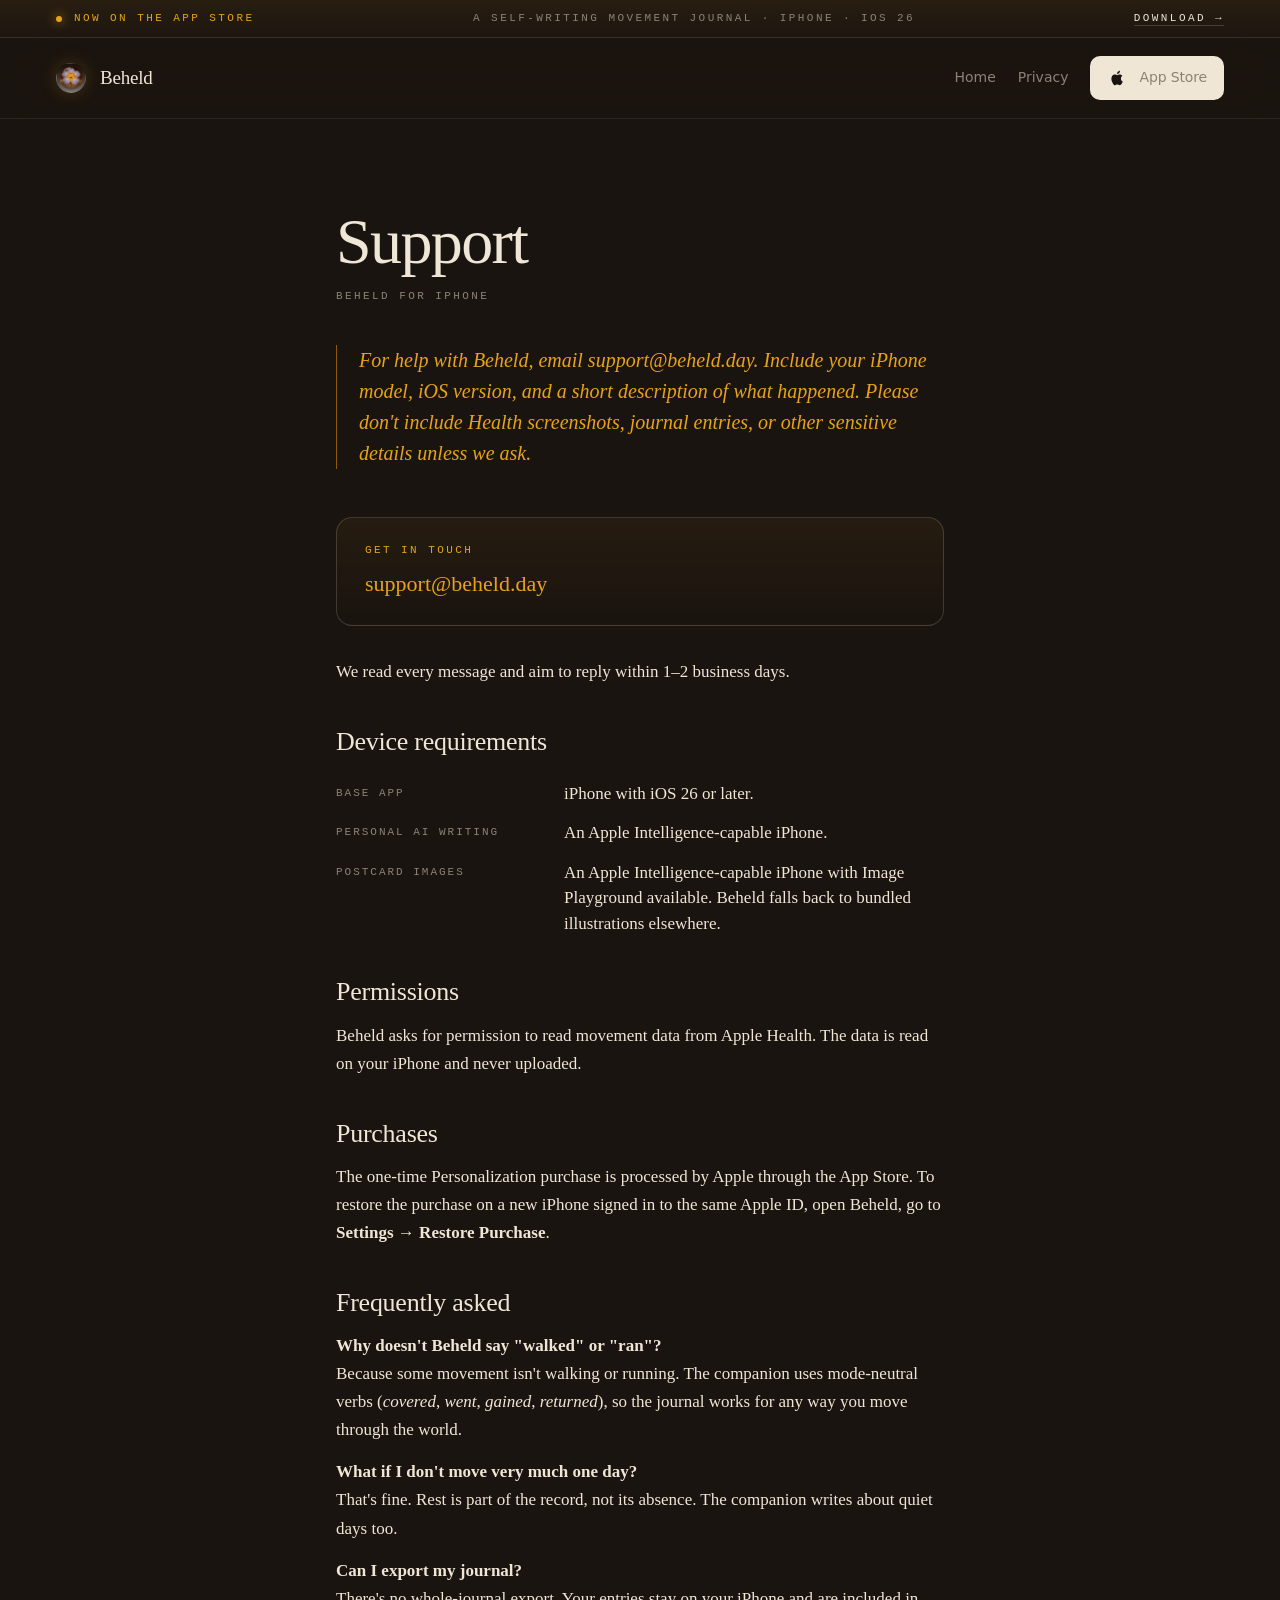
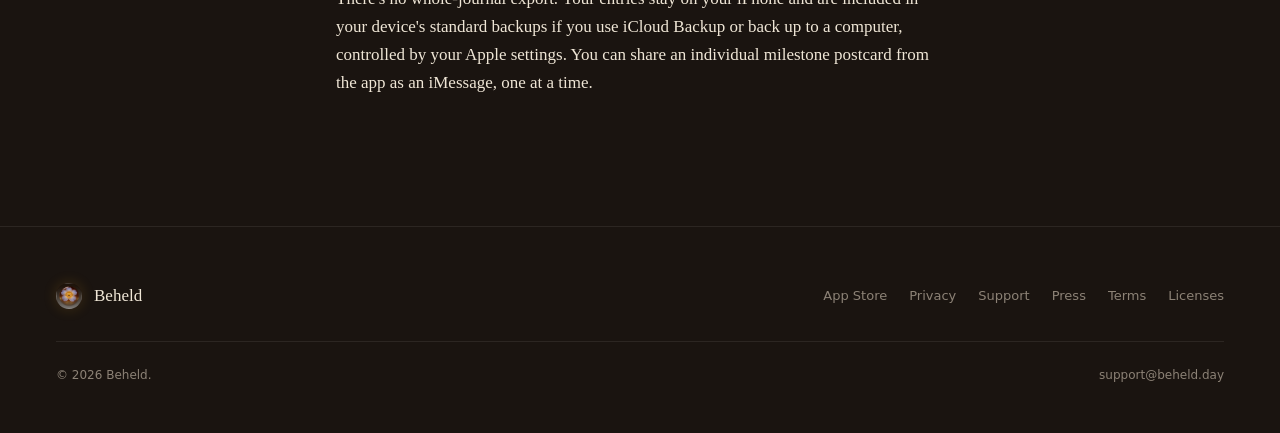
<file: public/support.html>
<!DOCTYPE html>
<html lang="en">
<head>
<meta charset="UTF-8">
<meta name="viewport" content="width=device-width, initial-scale=1.0">
<link rel="icon" href="/favicon.ico" sizes="any">
<link rel="icon" type="image/png" sizes="32x32" href="/assets/favicon-32.png">
<link rel="icon" type="image/png" sizes="16x16" href="/assets/favicon-16.png">
<link rel="apple-touch-icon" href="/apple-touch-icon.png">
<link rel="manifest" href="/site.webmanifest">
<meta name="theme-color" content="#1A1410">
<title>Support · Beheld</title>
<meta name="description" content="Get help with Beheld for iPhone: device requirements, permissions, purchases and restore, and answers to common questions, or email support@beheld.day.">
<link rel="canonical" href="https://beheld.day/support">

<!-- Open Graph / social -->
<meta property="og:type" content="website">
<meta property="og:site_name" content="Beheld">
<meta property="og:url" content="https://beheld.day/support">
<meta property="og:title" content="Support · Beheld">
<meta property="og:description" content="Get help with Beheld for iPhone: device requirements, permissions, purchases and restore, and answers to common questions, or email support@beheld.day.">
<meta property="og:image" content="https://beheld.day/assets/share-card.jpg">
<meta property="og:image:type" content="image/jpeg">
<meta property="og:image:width" content="1200">
<meta property="og:image:height" content="630">
<meta property="og:image:alt" content="Beheld: 'A journal you don't write.' A self-writing movement journal for iPhone, shown beside the app's morning journal.">
<meta name="twitter:card" content="summary_large_image">
<meta name="twitter:title" content="Support · Beheld">
<meta name="twitter:description" content="Get help with Beheld for iPhone: device requirements, permissions, purchases and restore, and answers to common questions, or email support@beheld.day.">
<meta name="twitter:image" content="https://beheld.day/assets/share-card.jpg">
<meta name="twitter:image:alt" content="Beheld: 'A journal you don't write.' A self-writing movement journal for iPhone, shown beside the app's morning journal.">

<link rel="stylesheet" href="base.css">
<style>
  .doc {
    max-width: 720px;
    margin: 0 auto;
    padding: clamp(48px, 7vw, 96px) var(--gutter) clamp(72px, 9vw, 120px);
  }
  .doc h1 {
    font-family: var(--serif); font-weight: 400;
    font-size: clamp(40px, 5.5vw, 64px);
    line-height: 1.05; letter-spacing: -0.025em;
    margin: 0 0 12px;
  }
  .doc .updated {
    font-family: var(--mono); font-size: 11px; letter-spacing: 0.22em; text-transform: uppercase;
    color: var(--ivory-dim); margin-bottom: 40px;
  }
  .doc .summary {
    font-family: var(--serif); font-style: italic;
    font-size: 20px; line-height: 1.55; color: var(--amber);
    border-left: 1px solid var(--amber-dark);
    padding-left: 22px;
    margin: 0 0 48px;
  }
  .doc h2 {
    font-family: var(--serif); font-weight: 400;
    font-size: 26px; line-height: 1.2; letter-spacing: -0.01em;
    margin: 40px 0 14px;
  }
  .doc p {
    font-family: var(--serif); font-size: 17px; line-height: 1.65;
    color: var(--ivory); margin: 0 0 14px;
  }
  .doc dl { display: grid; grid-template-columns: 200px 1fr; gap: 14px 28px; margin: 24px 0; }
  .doc dt { font-family: var(--mono); font-size: 11px; letter-spacing: 0.18em; text-transform: uppercase; color: var(--ivory-dim); padding-top: 4px; }
  .doc dd { margin: 0; font-family: var(--serif); font-size: 17px; line-height: 1.5; color: var(--ivory); }
  .doc a { color: var(--amber); border-bottom: 1px solid rgba(232,163,23,0.4); }
  .doc .email-card {
    margin: 32px 0;
    padding: 24px 28px;
    border: 1px solid var(--hairline-strong);
    border-radius: 16px;
    background: linear-gradient(180deg, rgba(232,163,23,0.06), rgba(232,163,23,0));
  }
  .doc .email-card .lbl { font-family: var(--mono); font-size: 11px; letter-spacing: 0.22em; text-transform: uppercase; color: var(--amber); margin-bottom: 8px; }
  .doc .email-card a { font-family: var(--serif); font-size: 22px; border: 0; }
  @media (max-width: 560px) { .doc dl { grid-template-columns: 1fr; } }
</style>
</head>
<body>

  <!-- ─── Now on the App Store banner ─── -->
  <div class="launch-banner">
    <div class="lb-left">
      <span class="lb-dot" aria-hidden="true"></span>
      <span>Now on the App Store</span>
    </div>
    <div class="lb-mid">A self-writing movement journal &middot; iPhone &middot; iOS 26</div>
    <div class="lb-right"><a href="https://apps.apple.com/app/id6760872350">Download &rarr;</a></div>
  </div>

  <header class="site-nav">
    <a href="index.html" class="left" style="text-decoration:none; color: inherit; display: flex; align-items: center; gap: 14px;">
      <div class="icon-stone" aria-hidden="true"></div>
      <div class="name">Beheld</div>
    </a>
    <nav class="right">
      <a href="index.html" class="nav-link">Home</a>
      <a href="privacy.html" class="nav-link">Privacy</a>
      <a href="https://apps.apple.com/app/id6760872350" class="cta-appstore">
        <span class="glyph"><svg viewBox="0 0 24 24"><path d="M17.2 12.6c0-2.3 1.9-3.4 2-3.5-1.1-1.6-2.8-1.8-3.4-1.8-1.4-.1-2.8.9-3.5.9-.7 0-1.9-.8-3.1-.8-1.6 0-3.1.9-3.9 2.4-1.7 2.9-.4 7.1 1.2 9.4.8 1.1 1.7 2.4 2.9 2.4 1.2-.1 1.6-.8 3-.8s1.8.8 3.1.8c1.3 0 2.1-1.1 2.9-2.3.9-1.3 1.3-2.6 1.3-2.7-.1 0-2.5-.9-2.5-3.7zM15 5.4c.6-.8 1-1.9.9-3-.9 0-2.1.6-2.8 1.4-.6.7-1.1 1.8-1 2.9 1 .1 2.1-.5 2.9-1.3z"/></svg></span>
        <span>App Store</span>
      </a>
    </nav>
  </header>

  <main class="doc">
    <h1>Support</h1>
    <div class="updated">Beheld for iPhone</div>

    <p class="summary">For help with Beheld, email support@beheld.day. Include your iPhone model, iOS version, and a short description of what happened. Please don't include Health screenshots, journal entries, or other sensitive details unless we ask.</p>

    <div class="email-card">
      <div class="lbl">Get in touch</div>
      <a href="mailto:support@beheld.day">support@beheld.day</a>
    </div>

    <p>We read every message and aim to reply within 1–2 business days.</p>

    <h2>Device requirements</h2>
    <dl>
      <dt>Base app</dt>
      <dd>iPhone with iOS 26 or later.</dd>
      <dt>Personal AI writing</dt>
      <dd>An Apple Intelligence-capable iPhone.</dd>
      <dt>Postcard images</dt>
      <dd>An Apple Intelligence-capable iPhone with Image Playground available. Beheld falls back to bundled illustrations elsewhere.</dd>
    </dl>

    <h2>Permissions</h2>
    <p>Beheld asks for permission to read movement data from Apple Health. The data is read on your iPhone and never uploaded.</p>

    <h2>Purchases</h2>
    <p>The one-time Personalization purchase is processed by Apple through the App Store. To restore the purchase on a new iPhone signed in to the same Apple ID, open Beheld, go to <strong>Settings → Restore Purchase</strong>.</p>

    <h2>Frequently asked</h2>
    <p><strong>Why doesn't Beheld say "walked" or "ran"?</strong><br>Because some movement isn't walking or running. The companion uses mode-neutral verbs (<em>covered</em>, <em>went</em>, <em>gained</em>, <em>returned</em>), so the journal works for any way you move through the world.</p>

    <p><strong>What if I don't move very much one day?</strong><br>That's fine. Rest is part of the record, not its absence. The companion writes about quiet days too.</p>

    <p><strong>Can I export my journal?</strong><br>There's no whole-journal export. Your entries stay on your iPhone and are included in your device's standard backups if you use iCloud Backup or back up to a computer, controlled by your Apple settings. You can share an individual milestone postcard from the app as an iMessage, one at a time.</p>
  </main>

  <footer class="site-foot">
    <div class="brand"><div class="icon-stone"></div><span>Beheld</span></div>
    <nav>
      <a href="https://apps.apple.com/app/id6760872350">App Store</a>
      <a href="privacy.html">Privacy</a>
      <a href="support.html">Support</a>
      <a href="press.html">Press</a>
      <a href="terms.html">Terms</a>
      <a href="licenses.html">Licenses</a>
    </nav>
    <div class="meta">
      <span>© 2026 Beheld.</span>
      <span><a href="mailto:support@beheld.day">support@beheld.day</a></span>
    </div>
  </footer>
</body>
</html>
</file>
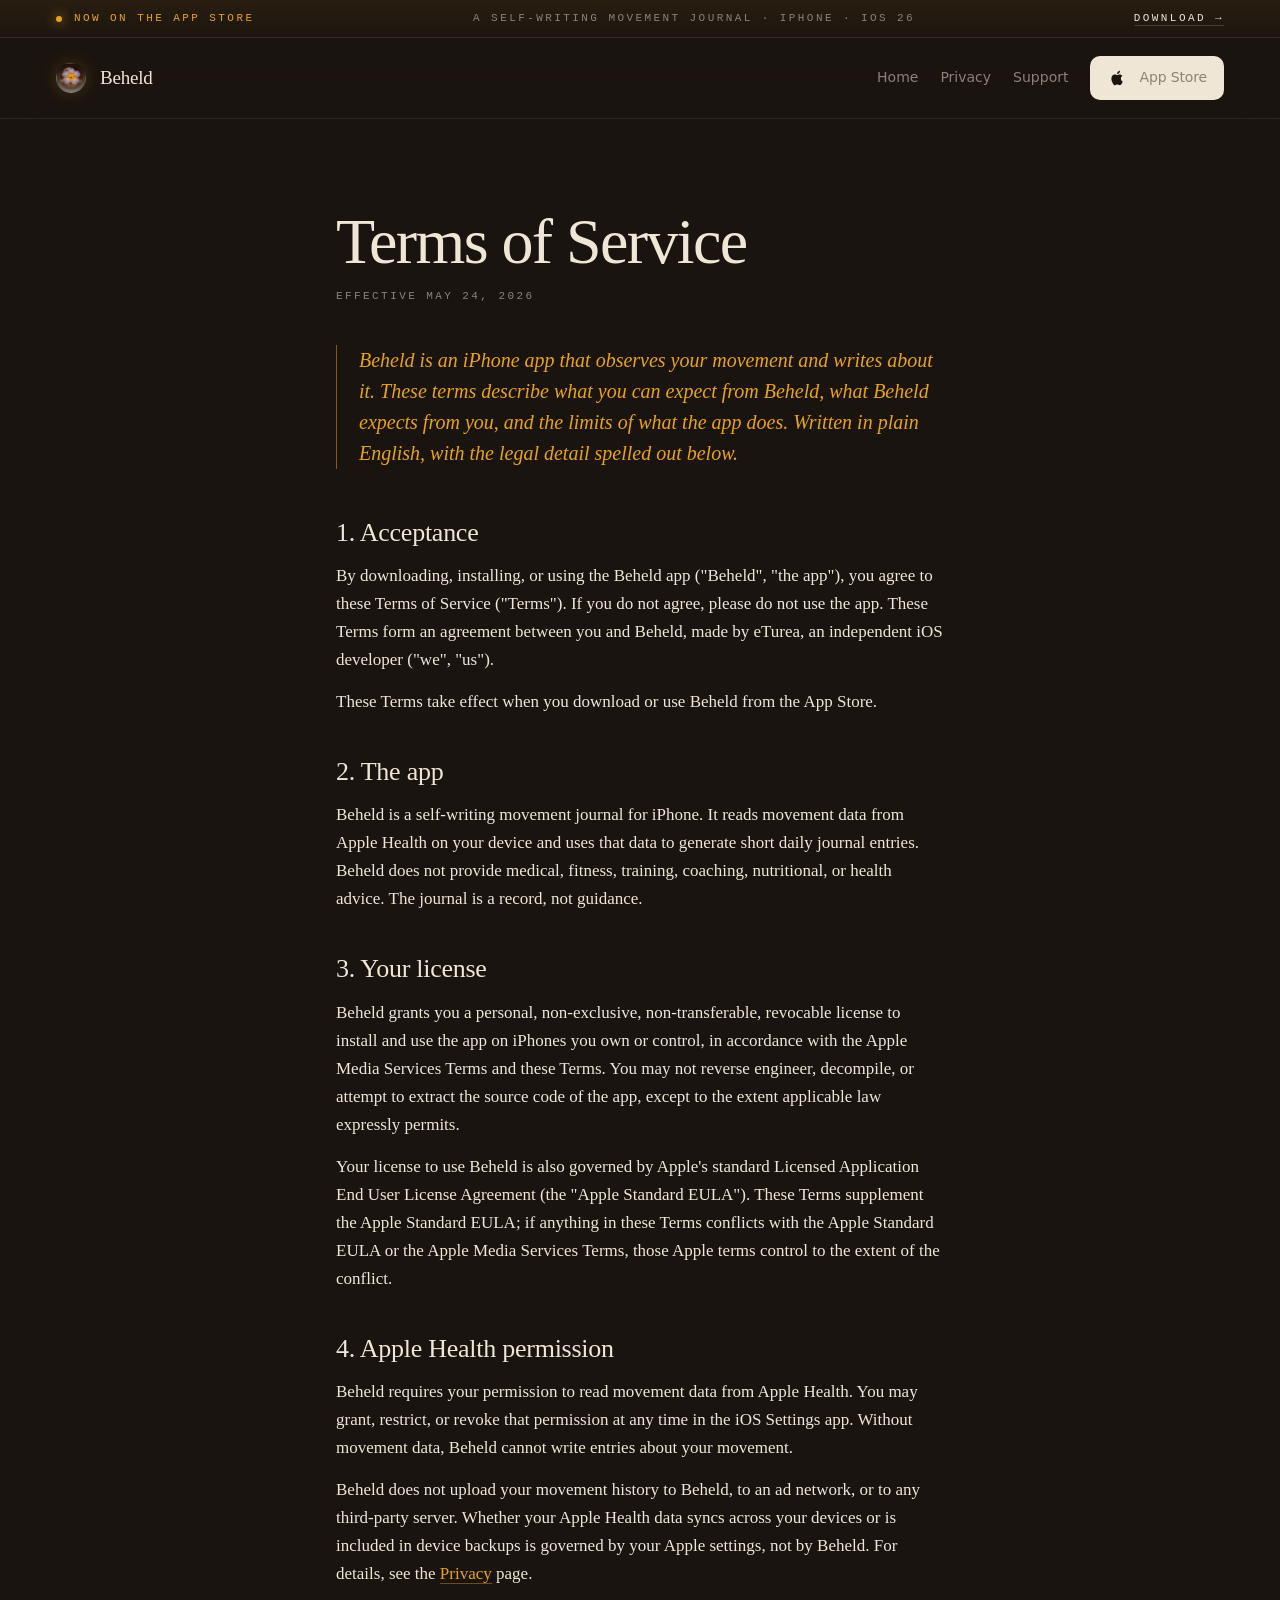
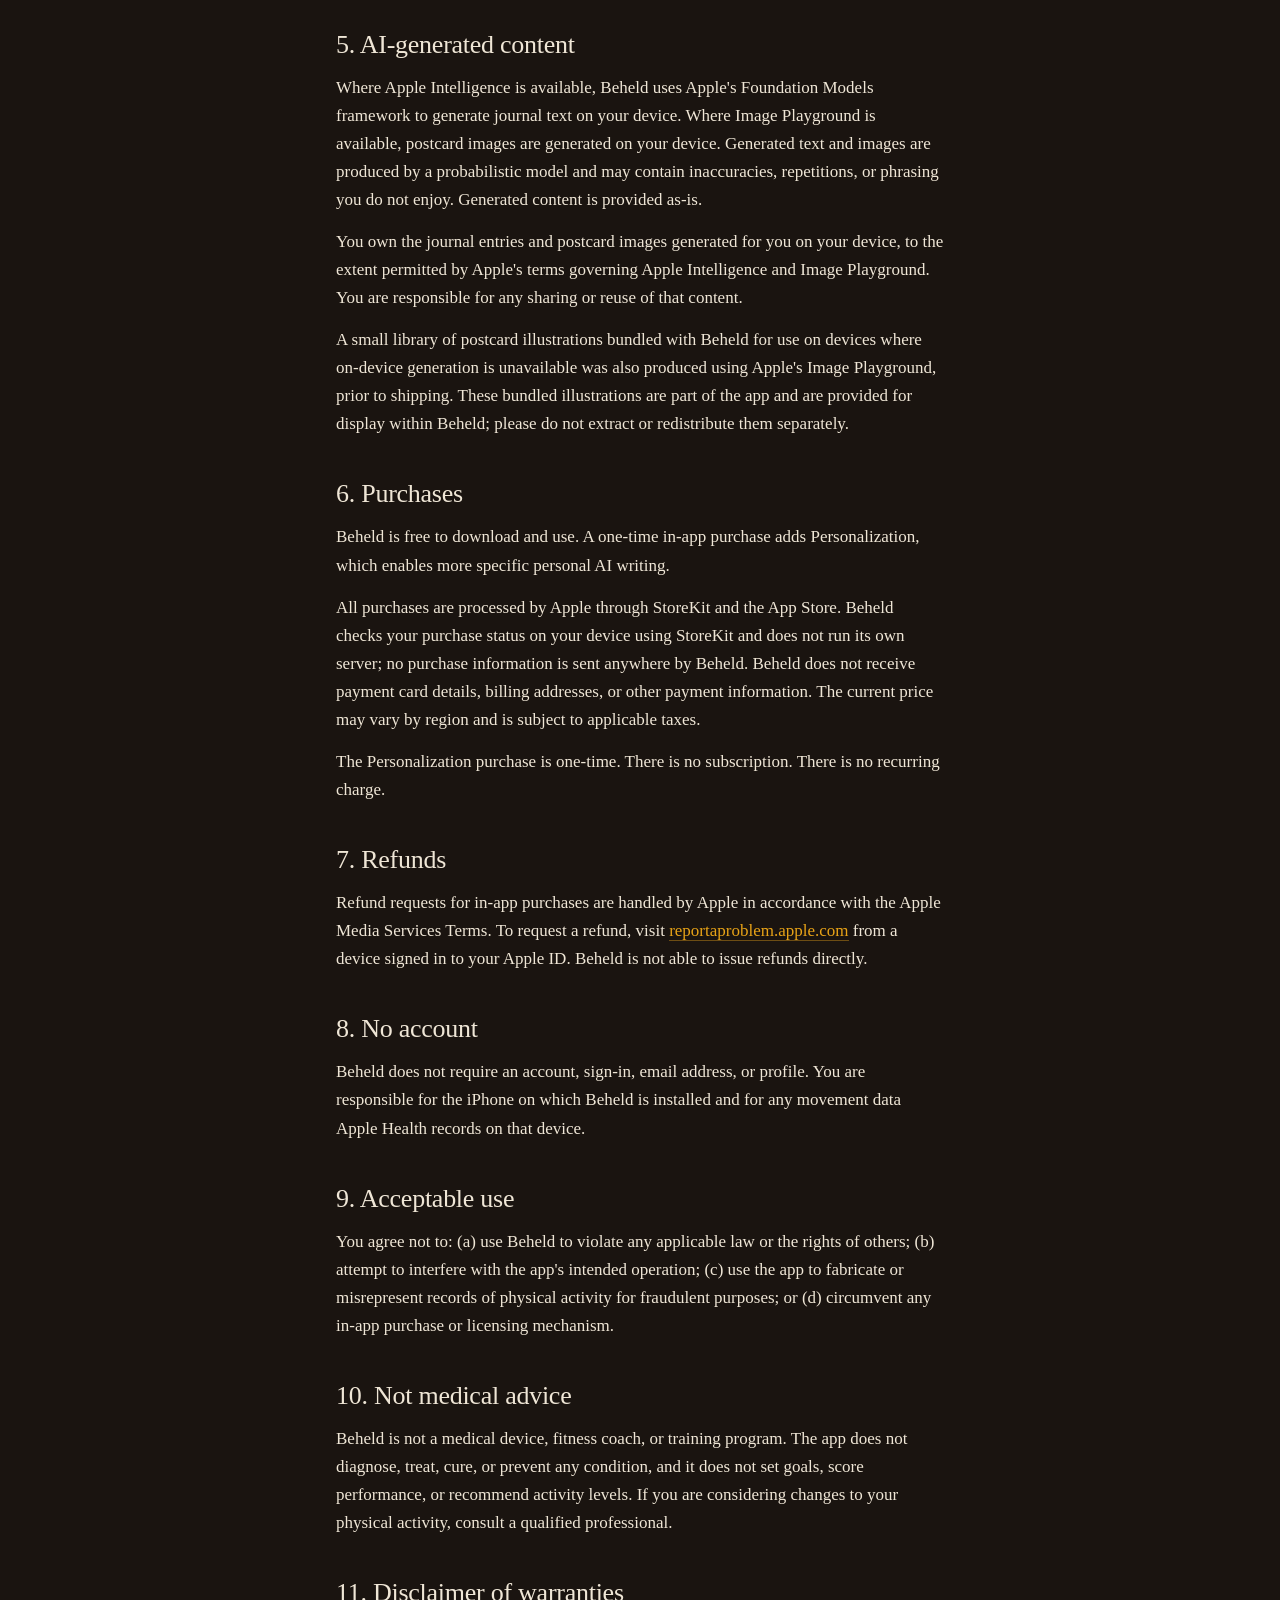
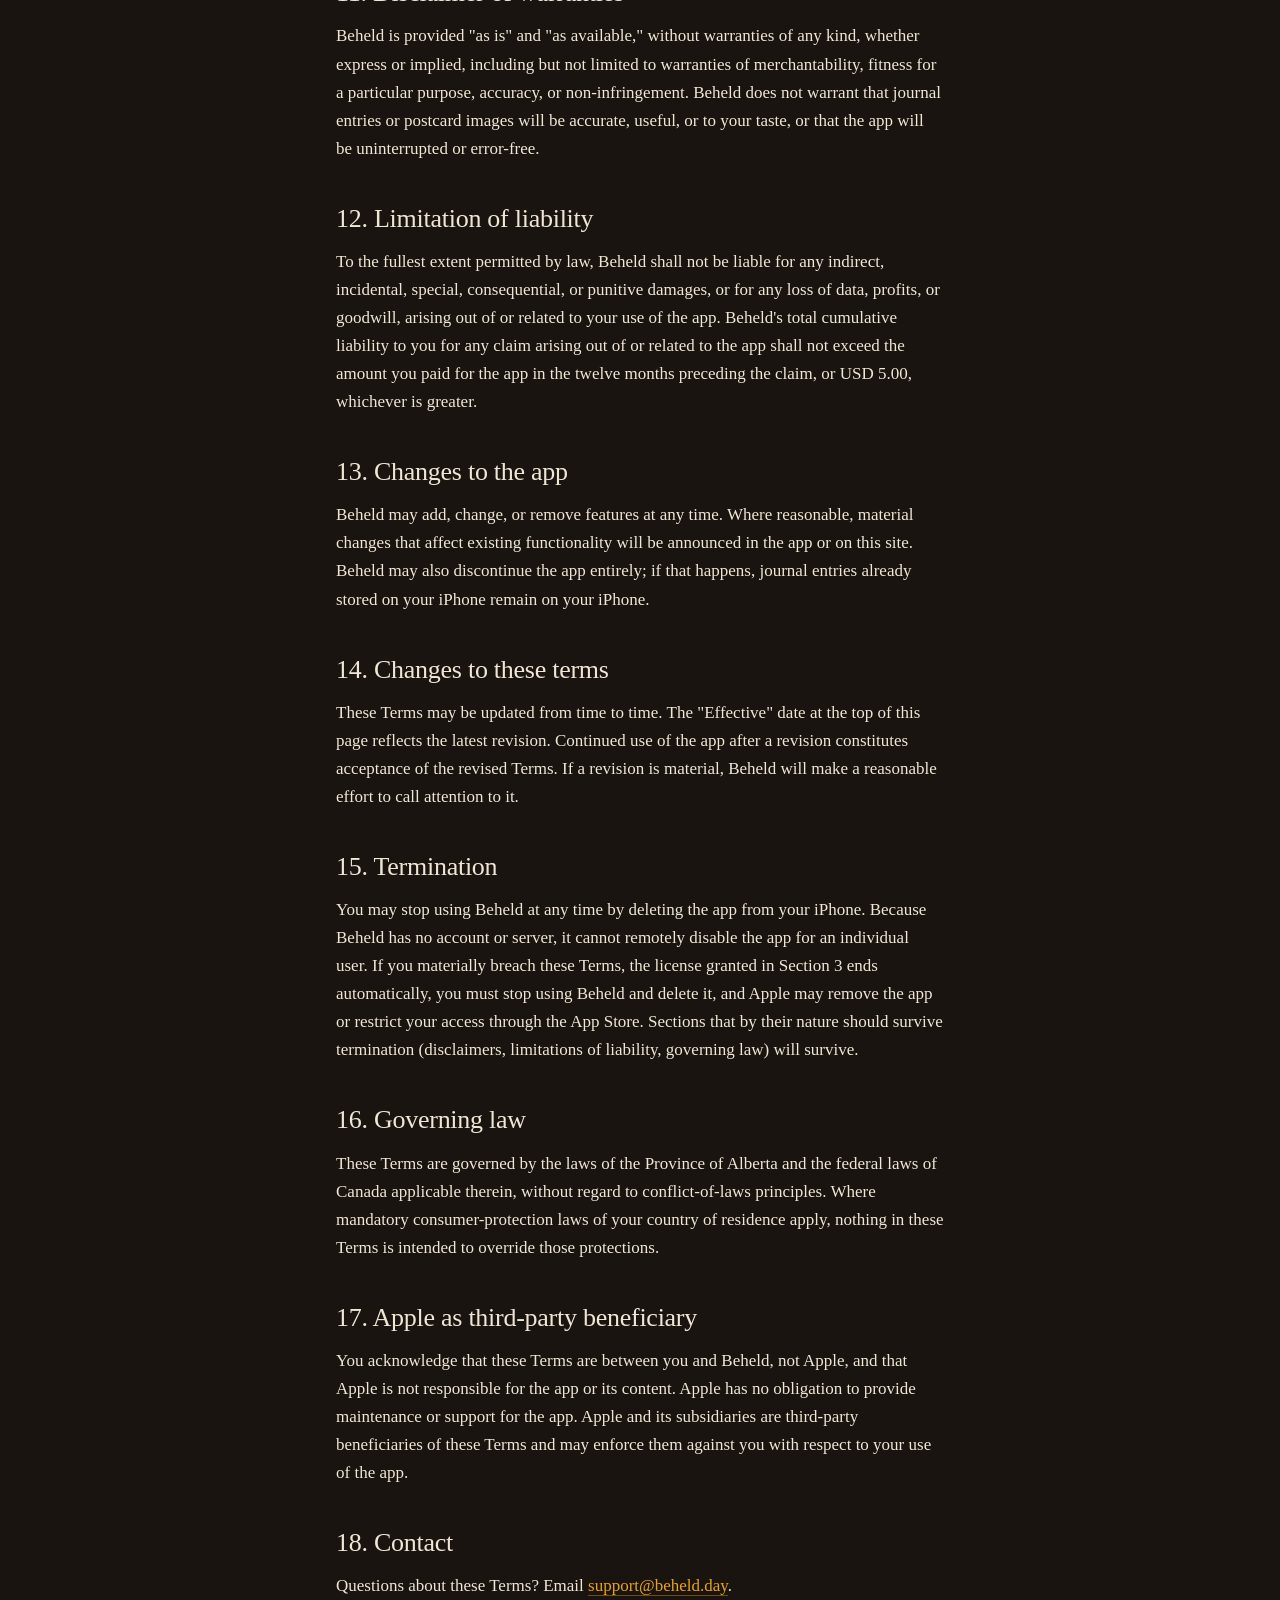
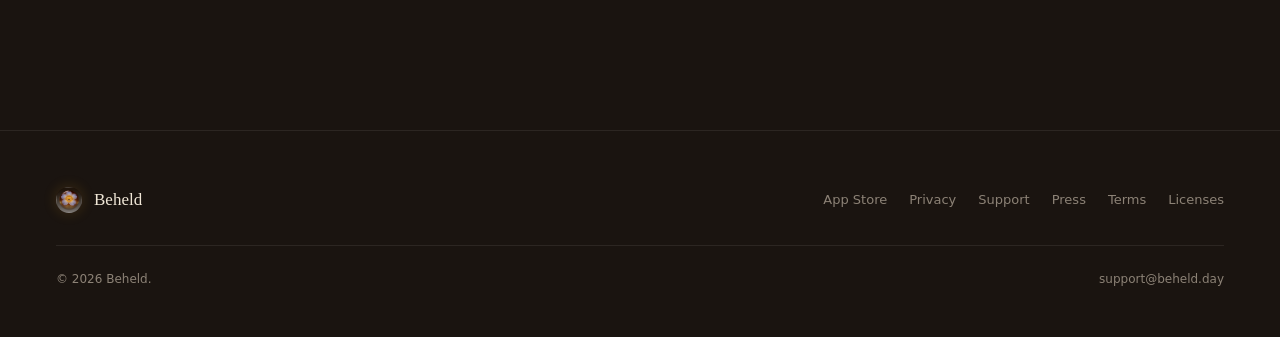
<file: public/terms.html>
<!DOCTYPE html>
<html lang="en">
<head>
<meta charset="UTF-8">
<meta name="viewport" content="width=device-width, initial-scale=1.0">
<link rel="icon" href="/favicon.ico" sizes="any">
<link rel="icon" type="image/png" sizes="32x32" href="/assets/favicon-32.png">
<link rel="icon" type="image/png" sizes="16x16" href="/assets/favicon-16.png">
<link rel="apple-touch-icon" href="/apple-touch-icon.png">
<link rel="manifest" href="/site.webmanifest">
<meta name="theme-color" content="#1A1410">
<title>Terms of Service · Beheld</title>
<meta name="description" content="The Terms of Service for Beheld, a self-writing movement journal for iPhone. Plain-English terms covering your license, purchases, AI-generated content, and more.">
<link rel="canonical" href="https://beheld.day/terms">

<!-- Open Graph / social -->
<meta property="og:type" content="website">
<meta property="og:site_name" content="Beheld">
<meta property="og:url" content="https://beheld.day/terms">
<meta property="og:title" content="Terms of Service · Beheld">
<meta property="og:description" content="The Terms of Service for Beheld, a self-writing movement journal for iPhone. Plain-English terms covering your license, purchases, AI-generated content, and more.">
<meta property="og:image" content="https://beheld.day/assets/share-card.jpg">
<meta property="og:image:type" content="image/jpeg">
<meta property="og:image:width" content="1200">
<meta property="og:image:height" content="630">
<meta property="og:image:alt" content="Beheld: 'A journal you don't write.' A self-writing movement journal for iPhone, shown beside the app's morning journal.">
<meta name="twitter:card" content="summary_large_image">
<meta name="twitter:title" content="Terms of Service · Beheld">
<meta name="twitter:description" content="The Terms of Service for Beheld, a self-writing movement journal for iPhone. Plain-English terms covering your license, purchases, AI-generated content, and more.">
<meta name="twitter:image" content="https://beheld.day/assets/share-card.jpg">
<meta name="twitter:image:alt" content="Beheld: 'A journal you don't write.' A self-writing movement journal for iPhone, shown beside the app's morning journal.">

<link rel="stylesheet" href="base.css">
<style>
  .doc {
    max-width: 720px;
    margin: 0 auto;
    padding: clamp(48px, 7vw, 96px) var(--gutter) clamp(72px, 9vw, 120px);
  }
  .doc h1 {
    font-family: var(--serif); font-weight: 400;
    font-size: clamp(40px, 5.5vw, 64px);
    line-height: 1.05; letter-spacing: -0.025em;
    margin: 0 0 12px;
  }
  .doc .updated {
    font-family: var(--mono); font-size: 11px; letter-spacing: 0.22em; text-transform: uppercase;
    color: var(--ivory-dim); margin-bottom: 40px;
  }
  .doc .summary {
    font-family: var(--serif); font-style: italic;
    font-size: 20px; line-height: 1.55; color: var(--amber);
    border-left: 1px solid var(--amber-dark);
    padding-left: 22px;
    margin: 0 0 48px;
  }
  .doc h2 {
    font-family: var(--serif); font-weight: 400;
    font-size: 26px; line-height: 1.2; letter-spacing: -0.01em;
    margin: 40px 0 14px;
  }
  .doc p {
    font-family: var(--serif); font-size: 17px; line-height: 1.65;
    color: var(--ivory); margin: 0 0 14px;
  }
  .doc ul { padding-left: 22px; margin: 0 0 14px; }
  .doc li { font-family: var(--serif); font-size: 17px; line-height: 1.7; color: var(--ivory); }
  .doc a { color: var(--amber); border-bottom: 1px solid rgba(232,163,23,0.4); }
  .doc strong { color: var(--ivory); font-weight: 500; }
</style>
</head>
<body>

  <!-- ─── Now on the App Store banner ─── -->
  <div class="launch-banner">
    <div class="lb-left">
      <span class="lb-dot" aria-hidden="true"></span>
      <span>Now on the App Store</span>
    </div>
    <div class="lb-mid">A self-writing movement journal &middot; iPhone &middot; iOS 26</div>
    <div class="lb-right"><a href="https://apps.apple.com/app/id6760872350">Download &rarr;</a></div>
  </div>

  <header class="site-nav">
    <a href="index.html" class="left" style="text-decoration:none; color: inherit; display: flex; align-items: center; gap: 14px;">
      <div class="icon-stone" aria-hidden="true"></div>
      <div class="name">Beheld</div>
    </a>
    <nav class="right">
      <a href="index.html" class="nav-link">Home</a>
      <a href="privacy.html" class="nav-link">Privacy</a>
      <a href="support.html" class="nav-link">Support</a>
      <a href="https://apps.apple.com/app/id6760872350" class="cta-appstore">
        <span class="glyph"><svg viewBox="0 0 24 24"><path d="M17.2 12.6c0-2.3 1.9-3.4 2-3.5-1.1-1.6-2.8-1.8-3.4-1.8-1.4-.1-2.8.9-3.5.9-.7 0-1.9-.8-3.1-.8-1.6 0-3.1.9-3.9 2.4-1.7 2.9-.4 7.1 1.2 9.4.8 1.1 1.7 2.4 2.9 2.4 1.2-.1 1.6-.8 3-.8s1.8.8 3.1.8c1.3 0 2.1-1.1 2.9-2.3.9-1.3 1.3-2.6 1.3-2.7-.1 0-2.5-.9-2.5-3.7zM15 5.4c.6-.8 1-1.9.9-3-.9 0-2.1.6-2.8 1.4-.6.7-1.1 1.8-1 2.9 1 .1 2.1-.5 2.9-1.3z"/></svg></span>
        <span>App Store</span>
      </a>
    </nav>
  </header>

  <main class="doc">
    <h1>Terms of Service</h1>
    <div class="updated">Effective May 24, 2026</div>

    <p class="summary">Beheld is an iPhone app that observes your movement and writes about it. These terms describe what you can expect from Beheld, what Beheld expects from you, and the limits of what the app does. Written in plain English, with the legal detail spelled out below.</p>

    <h2>1. Acceptance</h2>
    <p>By downloading, installing, or using the Beheld app ("Beheld", "the app"), you agree to these Terms of Service ("Terms"). If you do not agree, please do not use the app. These Terms form an agreement between you and Beheld, made by eTurea, an independent iOS developer ("we", "us").</p>
    <p>These Terms take effect when you download or use Beheld from the App Store.</p>

    <h2>2. The app</h2>
    <p>Beheld is a self-writing movement journal for iPhone. It reads movement data from Apple Health on your device and uses that data to generate short daily journal entries. Beheld does not provide medical, fitness, training, coaching, nutritional, or health advice. The journal is a record, not guidance.</p>

    <h2>3. Your license</h2>
    <p>Beheld grants you a personal, non-exclusive, non-transferable, revocable license to install and use the app on iPhones you own or control, in accordance with the Apple Media Services Terms and these Terms. You may not reverse engineer, decompile, or attempt to extract the source code of the app, except to the extent applicable law expressly permits.</p>
    <p>Your license to use Beheld is also governed by Apple's standard Licensed Application End User License Agreement (the "Apple Standard EULA"). These Terms supplement the Apple Standard EULA; if anything in these Terms conflicts with the Apple Standard EULA or the Apple Media Services Terms, those Apple terms control to the extent of the conflict.</p>

    <h2>4. Apple Health permission</h2>
    <p>Beheld requires your permission to read movement data from Apple Health. You may grant, restrict, or revoke that permission at any time in the iOS Settings app. Without movement data, Beheld cannot write entries about your movement.</p>
    <p>Beheld does not upload your movement history to Beheld, to an ad network, or to any third-party server. Whether your Apple Health data syncs across your devices or is included in device backups is governed by your Apple settings, not by Beheld. For details, see the <a href="privacy.html">Privacy</a> page.</p>

    <h2>5. AI-generated content</h2>
    <p>Where Apple Intelligence is available, Beheld uses Apple's Foundation Models framework to generate journal text on your device. Where Image Playground is available, postcard images are generated on your device. Generated text and images are produced by a probabilistic model and may contain inaccuracies, repetitions, or phrasing you do not enjoy. Generated content is provided as-is.</p>
    <p>You own the journal entries and postcard images generated for you on your device, to the extent permitted by Apple's terms governing Apple Intelligence and Image Playground. You are responsible for any sharing or reuse of that content.</p>
    <p>A small library of postcard illustrations bundled with Beheld for use on devices where on-device generation is unavailable was also produced using Apple's Image Playground, prior to shipping. These bundled illustrations are part of the app and are provided for display within Beheld; please do not extract or redistribute them separately.</p>

    <h2>6. Purchases</h2>
    <p>Beheld is free to download and use. A one-time in-app purchase adds Personalization, which enables more specific personal AI writing.</p>
    <p>All purchases are processed by Apple through StoreKit and the App Store. Beheld checks your purchase status on your device using StoreKit and does not run its own server; no purchase information is sent anywhere by Beheld. Beheld does not receive payment card details, billing addresses, or other payment information. The current price may vary by region and is subject to applicable taxes.</p>
    <p>The Personalization purchase is one-time. There is no subscription. There is no recurring charge.</p>

    <h2>7. Refunds</h2>
    <p>Refund requests for in-app purchases are handled by Apple in accordance with the Apple Media Services Terms. To request a refund, visit <a href="https://reportaproblem.apple.com" target="_blank" rel="noopener">reportaproblem.apple.com</a> from a device signed in to your Apple ID. Beheld is not able to issue refunds directly.</p>

    <h2>8. No account</h2>
    <p>Beheld does not require an account, sign-in, email address, or profile. You are responsible for the iPhone on which Beheld is installed and for any movement data Apple Health records on that device.</p>

    <h2>9. Acceptable use</h2>
    <p>You agree not to: (a) use Beheld to violate any applicable law or the rights of others; (b) attempt to interfere with the app's intended operation; (c) use the app to fabricate or misrepresent records of physical activity for fraudulent purposes; or (d) circumvent any in-app purchase or licensing mechanism.</p>

    <h2>10. Not medical advice</h2>
    <p>Beheld is not a medical device, fitness coach, or training program. The app does not diagnose, treat, cure, or prevent any condition, and it does not set goals, score performance, or recommend activity levels. If you are considering changes to your physical activity, consult a qualified professional.</p>

    <h2>11. Disclaimer of warranties</h2>
    <p>Beheld is provided "as is" and "as available," without warranties of any kind, whether express or implied, including but not limited to warranties of merchantability, fitness for a particular purpose, accuracy, or non-infringement. Beheld does not warrant that journal entries or postcard images will be accurate, useful, or to your taste, or that the app will be uninterrupted or error-free.</p>

    <h2>12. Limitation of liability</h2>
    <p>To the fullest extent permitted by law, Beheld shall not be liable for any indirect, incidental, special, consequential, or punitive damages, or for any loss of data, profits, or goodwill, arising out of or related to your use of the app. Beheld's total cumulative liability to you for any claim arising out of or related to the app shall not exceed the amount you paid for the app in the twelve months preceding the claim, or USD 5.00, whichever is greater.</p>

    <h2>13. Changes to the app</h2>
    <p>Beheld may add, change, or remove features at any time. Where reasonable, material changes that affect existing functionality will be announced in the app or on this site. Beheld may also discontinue the app entirely; if that happens, journal entries already stored on your iPhone remain on your iPhone.</p>

    <h2>14. Changes to these terms</h2>
    <p>These Terms may be updated from time to time. The "Effective" date at the top of this page reflects the latest revision. Continued use of the app after a revision constitutes acceptance of the revised Terms. If a revision is material, Beheld will make a reasonable effort to call attention to it.</p>

    <h2>15. Termination</h2>
    <p>You may stop using Beheld at any time by deleting the app from your iPhone. Because Beheld has no account or server, it cannot remotely disable the app for an individual user. If you materially breach these Terms, the license granted in Section 3 ends automatically, you must stop using Beheld and delete it, and Apple may remove the app or restrict your access through the App Store. Sections that by their nature should survive termination (disclaimers, limitations of liability, governing law) will survive.</p>

    <h2>16. Governing law</h2>
    <p>These Terms are governed by the laws of the Province of Alberta and the federal laws of Canada applicable therein, without regard to conflict-of-laws principles. Where mandatory consumer-protection laws of your country of residence apply, nothing in these Terms is intended to override those protections.</p>

    <h2>17. Apple as third-party beneficiary</h2>
    <p>You acknowledge that these Terms are between you and Beheld, not Apple, and that Apple is not responsible for the app or its content. Apple has no obligation to provide maintenance or support for the app. Apple and its subsidiaries are third-party beneficiaries of these Terms and may enforce them against you with respect to your use of the app.</p>

    <h2>18. Contact</h2>
    <p>Questions about these Terms? Email <a href="mailto:support@beheld.day">support@beheld.day</a>.</p>
  </main>

  <footer class="site-foot">
    <div class="brand"><div class="icon-stone"></div><span>Beheld</span></div>
    <nav>
      <a href="https://apps.apple.com/app/id6760872350">App Store</a>
      <a href="privacy.html">Privacy</a>
      <a href="support.html">Support</a>
      <a href="press.html">Press</a>
      <a href="terms.html">Terms</a>
      <a href="licenses.html">Licenses</a>
    </nav>
    <div class="meta">
      <span>© 2026 Beheld.</span>
      <span><a href="mailto:support@beheld.day">support@beheld.day</a></span>
    </div>
  </footer>
</body>
</html>
</file>
<file: public/base.css>
/* Beheld — shared design system tokens */

:root {
  /* Color */
  --warm-black: #1A1410;
  --warm-black-2: #221A14;
  --warm-black-3: #2A1F17;
  --deep-black: #0D0D0D;
  --hairline: rgba(255, 248, 232, 0.08);
  --hairline-strong: rgba(255, 248, 232, 0.16);

  --ivory: #EFE6D6;
  --ivory-dim: #8C8276;
  --ivory-fade: #756B5C; /* ~3.5:1 on --warm-black — meets WCAG AA for large text */
  --spark-white: #FFF8E8;

  --amber: #E8A317;
  --amber-dark: #8B5A0B;
  --amber-glow: rgba(232, 163, 23, 0.18);
  --gold: #FFE066;

  /* Type */
  --serif: "New York", "Charter", "Iowan Old Style", "Hoefler Text", Georgia, "Times New Roman", serif;
  --sans: -apple-system, BlinkMacSystemFont, "SF Pro Text", system-ui, "Helvetica Neue", Arial, sans-serif;
  --mono: ui-monospace, "SF Mono", "JetBrains Mono", Menlo, Consolas, monospace;

  /* Spacing scale */
  --gutter: clamp(20px, 5vw, 56px);
  --section: clamp(72px, 11vw, 144px);
}

* { box-sizing: border-box; }

html, body {
  margin: 0;
  padding: 0;
  background: var(--warm-black);
  color: var(--ivory);
  font-family: var(--serif);
  font-size: 18px;
  line-height: 1.55;
  -webkit-font-smoothing: antialiased;
  -moz-osx-font-smoothing: grayscale;
  text-rendering: optimizeLegibility;
}

img { display: block; max-width: 100%; }

a { color: inherit; text-decoration: none; }
a:visited { color: inherit; }

::selection { background: var(--amber); color: var(--warm-black); }

/* ────── Type ────── */
.eyebrow {
  font-family: var(--sans);
  font-size: 12px;
  letter-spacing: 0.18em;
  text-transform: uppercase;
  color: var(--ivory-dim);
  font-weight: 500;
}

.tagline {
  font-family: var(--serif);
  font-style: italic;
  color: var(--amber);
}

.fine {
  font-family: var(--sans);
  font-size: 13px;
  line-height: 1.5;
  color: var(--ivory-dim);
}

/* ────── App Store CTA ────── */
.cta-appstore {
  display: inline-flex;
  align-items: center;
  gap: 12px;
  padding: 14px 22px 14px 18px;
  background: var(--ivory);
  color: var(--warm-black);
  border-radius: 14px;
  font-family: var(--sans);
  font-weight: 500;
  font-size: 16px;
  letter-spacing: -0.01em;
  transition: transform 200ms ease, background 200ms ease;
  border: 1px solid transparent;
}
.cta-appstore:hover { transform: translateY(-1px); background: var(--spark-white); }
.cta-appstore:focus-visible { outline: 2px solid var(--amber); outline-offset: 4px; }
.cta-appstore .glyph {
  width: 26px; height: 26px;
  display: grid; place-items: center;
}
.cta-appstore .glyph svg { width: 22px; height: 22px; fill: var(--warm-black); }
.cta-appstore .stack { display: flex; flex-direction: column; line-height: 1.1; align-items: flex-start; }
.cta-appstore .stack small { font-size: 10px; letter-spacing: 0.18em; text-transform: uppercase; color: #5A4A38; font-weight: 600; }
.cta-appstore .stack > span { display: block; font-size: 20px; font-weight: 600; line-height: 1.05; letter-spacing: -0.02em; color: var(--warm-black); }

.cta-ghost {
  display: inline-flex; align-items: center; gap: 8px;
  padding: 12px 18px;
  border-radius: 12px;
  border: 1px solid var(--hairline-strong);
  font-family: var(--sans); font-size: 14px; color: var(--ivory);
  transition: border-color 200ms ease, background 200ms ease;
}
.cta-ghost:hover { border-color: var(--amber); background: rgba(232,163,23,0.06); }

/* ────── Wordmark ────── */
.wordmark {
  font-family: var(--serif);
  font-weight: 400;
  letter-spacing: -0.02em;
  color: var(--ivory);
}

.brand-row {
  display: flex; align-items: center; gap: 12px;
}
.brand-row .icon-stone {
  width: 36px; height: 36px;
  border-radius: 999px;
  background-image: url('assets/seal-256.png');
  background-size: cover;
  background-position: center;
  box-shadow: 0 0 24px rgba(232,163,23,0.25);
}

/* ────── Launching-soon banner ────── */
.launch-banner {
  position: relative;
  z-index: 60;
  display: flex;
  align-items: center;
  justify-content: space-between;
  gap: 24px;
  padding: 10px var(--gutter);
  background: linear-gradient(180deg, rgba(232,163,23,0.07), rgba(232,163,23,0.015));
  border-bottom: 1px solid var(--hairline);
  font-family: var(--mono);
  font-size: 11px;
  letter-spacing: 0.22em;
  text-transform: uppercase;
  color: var(--ivory-dim);
}
.launch-banner .lb-left {
  display: inline-flex; align-items: center; gap: 12px;
  color: var(--amber);
}
.launch-banner .lb-dot {
  width: 6px; height: 6px; border-radius: 999px;
  background: var(--amber);
  box-shadow: 0 0 12px var(--amber);
  animation: lb-pulse 2.4s ease-in-out infinite;
}
@keyframes lb-pulse {
  0%, 100% { opacity: 0.55; transform: scale(1); }
  50%      { opacity: 1;    transform: scale(1.15); }
}
.launch-banner .lb-mid { color: var(--ivory-dim); }
.launch-banner .lb-right { color: var(--ivory-dim); }
.launch-banner .lb-right a {
  color: var(--ivory);
  border-bottom: 1px solid var(--hairline-strong);
  padding-bottom: 1px;
  transition: border-color 200ms ease, color 200ms ease;
}
.launch-banner .lb-right a:hover { border-color: var(--amber); color: var(--spark-white); }
@media (max-width: 880px) { .launch-banner .lb-mid { display: none; } }
@media (max-width: 560px) {
  .launch-banner { font-size: 10px; letter-spacing: 0.18em; gap: 14px; padding: 9px var(--gutter); }
  .launch-banner .lb-right span.lb-prefix { display: none; }
}
@media (prefers-reduced-motion: reduce) {
  .launch-banner .lb-dot { animation: none; }
}

/* ────── Sitewide page chrome ────── */
.site-nav {
  position: sticky; top: 0; z-index: 50;
  display: flex; align-items: center; justify-content: space-between;
  padding: 18px var(--gutter);
  backdrop-filter: blur(20px) saturate(140%);
  -webkit-backdrop-filter: blur(20px) saturate(140%);
  background: rgba(26, 20, 16, 0.7);
  border-bottom: 1px solid var(--hairline);
}
.site-nav .left { display: flex; align-items: center; gap: 14px; }
.site-nav .icon-stone {
  width: 30px; height: 30px;
  border-radius: 999px;
  background-image: url('assets/seal-256.png');
  background-size: cover;
  background-position: center;
  box-shadow: 0 0 18px rgba(232,163,23,0.22);
}
.site-nav .name {
  font-family: var(--serif);
  font-size: 19px;
  letter-spacing: -0.01em;
}
.site-nav .right { display: flex; align-items: center; gap: 22px; }
.site-nav .right a {
  font-family: var(--sans); font-size: 14px; color: var(--ivory-dim);
  transition: color 180ms ease;
}
.site-nav .right a:hover { color: var(--ivory); }
.site-nav .right .cta-appstore { padding: 10px 16px; font-size: 14px; border-radius: 10px; }
.site-nav .right .cta-appstore .glyph { width: 20px; height: 20px; }
.site-nav .right .cta-appstore .glyph svg { width: 18px; height: 18px; }

@media (max-width: 720px) {
  .site-nav .right .nav-link { display: none; }
}

/* ────── Footer ────── */
.site-foot {
  border-top: 1px solid var(--hairline);
  padding: 56px var(--gutter) 48px;
  display: grid;
  grid-template-columns: 1fr auto;
  gap: 32px;
  font-family: var(--sans);
  font-size: 13px;
  color: var(--ivory-dim);
}
.site-foot .brand { display: flex; align-items: center; gap: 12px; color: var(--ivory); font-family: var(--serif); font-size: 17px; }
.site-foot .brand .icon-stone { width: 26px; height: 26px; border-radius: 999px; background-image: url('assets/seal-256.png'); background-size: cover; box-shadow: 0 0 14px rgba(232,163,23,0.18); }
.site-foot nav { display: flex; gap: 22px; align-items: center; }
.site-foot nav a { color: var(--ivory-dim); transition: color 180ms ease; }
.site-foot nav a:hover { color: var(--ivory); }
.site-foot .meta { grid-column: 1 / -1; padding-top: 24px; border-top: 1px solid var(--hairline); display: flex; justify-content: space-between; gap: 16px; flex-wrap: wrap; font-size: 12px; color: var(--ivory-dim); } /* ivory-dim ~4.84:1 — AA for small text */

@media (max-width: 560px) {
  .site-foot { grid-template-columns: 1fr; }
  .site-foot nav { flex-wrap: wrap; }
}

/* ────── Postcard treatment ────── */
.postcard {
  position: relative;
  border-radius: 22px;
  overflow: hidden;
  background: var(--warm-black-3);
  box-shadow: 0 28px 60px -30px rgba(0,0,0,0.7), 0 1px 0 rgba(255,255,255,0.04) inset;
}
.postcard img { width: 100%; height: 100%; object-fit: cover; display: block; }
.postcard .caption {
  position: absolute; left: 18px; bottom: 16px; right: 18px;
  font-family: var(--sans);
  font-weight: 600;
  font-size: 17px;
  color: var(--spark-white);
  text-shadow: 0 1px 12px rgba(0,0,0,0.45);
  pointer-events: none;
}

/* ────── Variation tile (for index) ────── */
.tile-link { transition: transform 240ms cubic-bezier(.2,.7,.2,1); display: block; }
.tile-link:hover { transform: translateY(-4px); }

/* ────── Reduced motion ────── */
@media (prefers-reduced-motion: reduce) {
  *, *::before, *::after { animation-duration: 0s !important; transition-duration: 0s !important; }
}

/* Common reveal on enter */
.reveal { opacity: 0; transform: translateY(12px); transition: opacity 700ms ease, transform 700ms ease; }
.reveal.in { opacity: 1; transform: none; }

/* App Store SVG glyph helper — we use inline SVG, not imageset */
.appstore-svg {
  display: inline-block;
}
</file>
